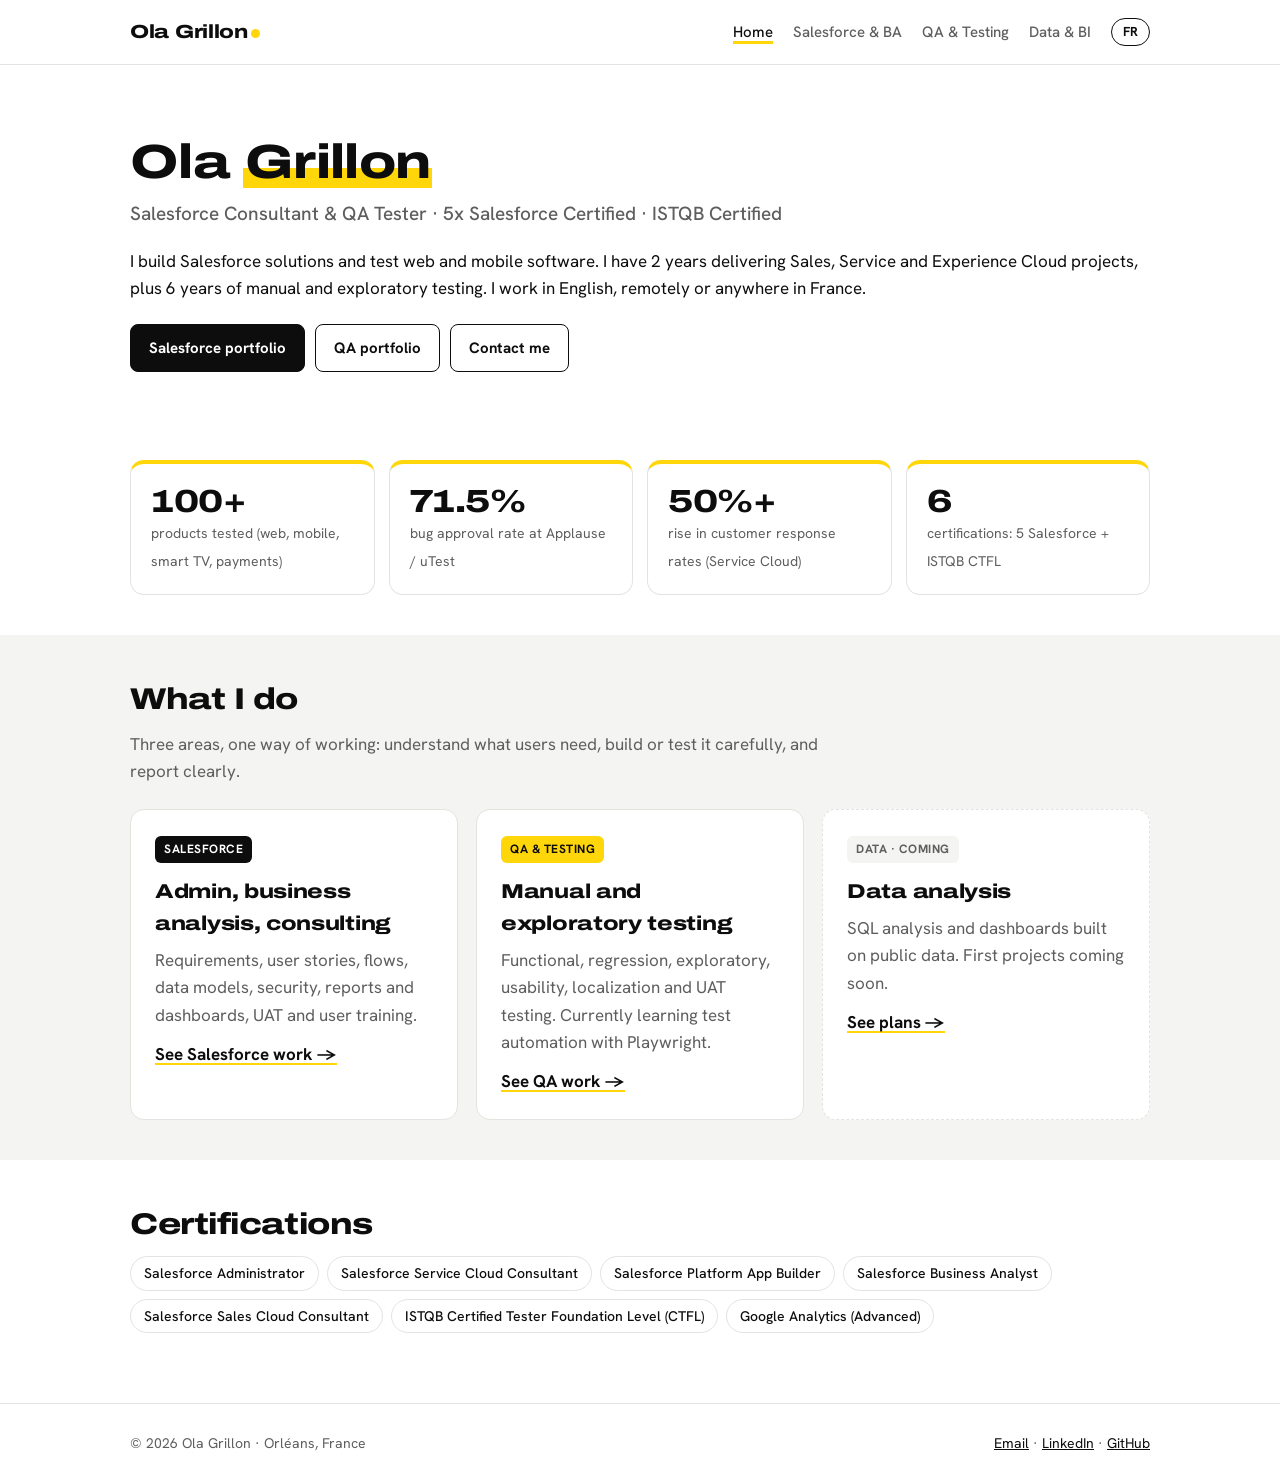
<file: index.html>
<!doctype html>
<html lang="en">
<head>
<meta charset="utf-8">
<meta name="viewport" content="width=device-width, initial-scale=1">
<title>Ola Grillon – Salesforce Consultant &amp; QA Tester</title>
<meta name="description" content="Portfolio of Ola Grillon: Salesforce projects and manual and exploratory QA testing.">
<link rel="alternate" hreflang="en" href="https://olagrillon.fr/"><link rel="alternate" hreflang="fr" href="https://olagrillon.fr/fr/">
<link rel="preconnect" href="https://fonts.googleapis.com"><link rel="preconnect" href="https://fonts.gstatic.com" crossorigin><link href="https://fonts.googleapis.com/css2?family=Archivo:wdth,wght@125,600;125,700;125,800&family=Hanken+Grotesk:wght@400;500;700;800&display=swap" rel="stylesheet">
<link rel="stylesheet" href="assets/style.css">
</head>
<body>
<header class="nav"><div class="wrap"><a class="brand" href="./">Ola Grillon<i></i></a><nav><a href="./" class="on">Home</a><a href="salesforce.html">Salesforce &amp; BA</a><a href="qa.html">QA & Testing</a><a href="data.html">Data &amp; BI</a><a class="lang" href="fr/" title="Version française">FR</a></nav></div></header>
<main class="wrap">
<section class="hero" style="grid-template-columns:1fr">
<div><h1>Ola <span class="hl">Grillon</span></h1><p class="role">Salesforce Consultant &amp; QA Tester · 5x Salesforce Certified · ISTQB Certified</p><p>I build Salesforce solutions and test web and mobile software. I have 2 years delivering Sales, Service and Experience Cloud projects, plus 6 years of manual and exploratory testing. I work in English, remotely or anywhere in France.</p>
<div class="btns"><a class="btn primary" href="salesforce.html">Salesforce portfolio</a><a class="btn" href="qa.html">QA portfolio</a><a class="btn" href="mailto:olabisioyinloye1@gmail.com">Contact me</a></div></div></section>
<section><div class="stats"><div class="stat"><b>100+</b><span>products tested (web, mobile, smart TV, payments)</span></div><div class="stat"><b>71.5%</b><span>bug approval rate at Applause / uTest</span></div><div class="stat"><b>50%+</b><span>rise in customer response rates (Service Cloud)</span></div><div class="stat"><b>6</b><span>certifications: 5 Salesforce + ISTQB CTFL</span></div></div></section>
<section class="band"><h2>What I do</h2><p class="lede">Three areas, one way of working: understand what users need, build or test it carefully, and report clearly.</p><div class="grid"><div class="card"><span class="tag">Salesforce</span><h3>Admin, business analysis, consulting</h3><p>Requirements, user stories, flows, data models, security, reports and dashboards, UAT and user training.</p><a class="more" href="salesforce.html">See Salesforce work →</a></div><div class="card"><span class="tag y">QA &amp; Testing</span><h3>Manual and exploratory testing</h3><p>Functional, regression, exploratory, usability, localization and UAT testing. Currently learning test automation with Playwright.</p><a class="more" href="qa.html">See QA work →</a></div><div class="card soon"><span class="tag">Data · coming</span><h3>Data analysis</h3><p>SQL analysis and dashboards built on public data. First projects coming soon.</p><a class="more" href="data.html">See plans →</a></div></div></section>
<section><h2>Certifications</h2><div class="chips"><span class="chip">Salesforce Administrator</span><span class="chip">Salesforce Service Cloud Consultant</span><span class="chip">Salesforce Platform App Builder</span><span class="chip">Salesforce Business Analyst</span><span class="chip">Salesforce Sales Cloud Consultant</span><span class="chip">ISTQB Certified Tester Foundation Level (CTFL)</span><span class="chip">Google Analytics (Advanced)</span></div></section>
</main>
<footer><div class="wrap"><span>© 2026 Ola Grillon · Orléans, France</span><span><a href="mailto:olabisioyinloye1@gmail.com">Email</a> · <a href="https://www.linkedin.com/in/ola-grillon/">LinkedIn</a> · <a href="https://github.com/Ola-Grillon">GitHub</a></span></div></footer>
</body>
</html>
</file>
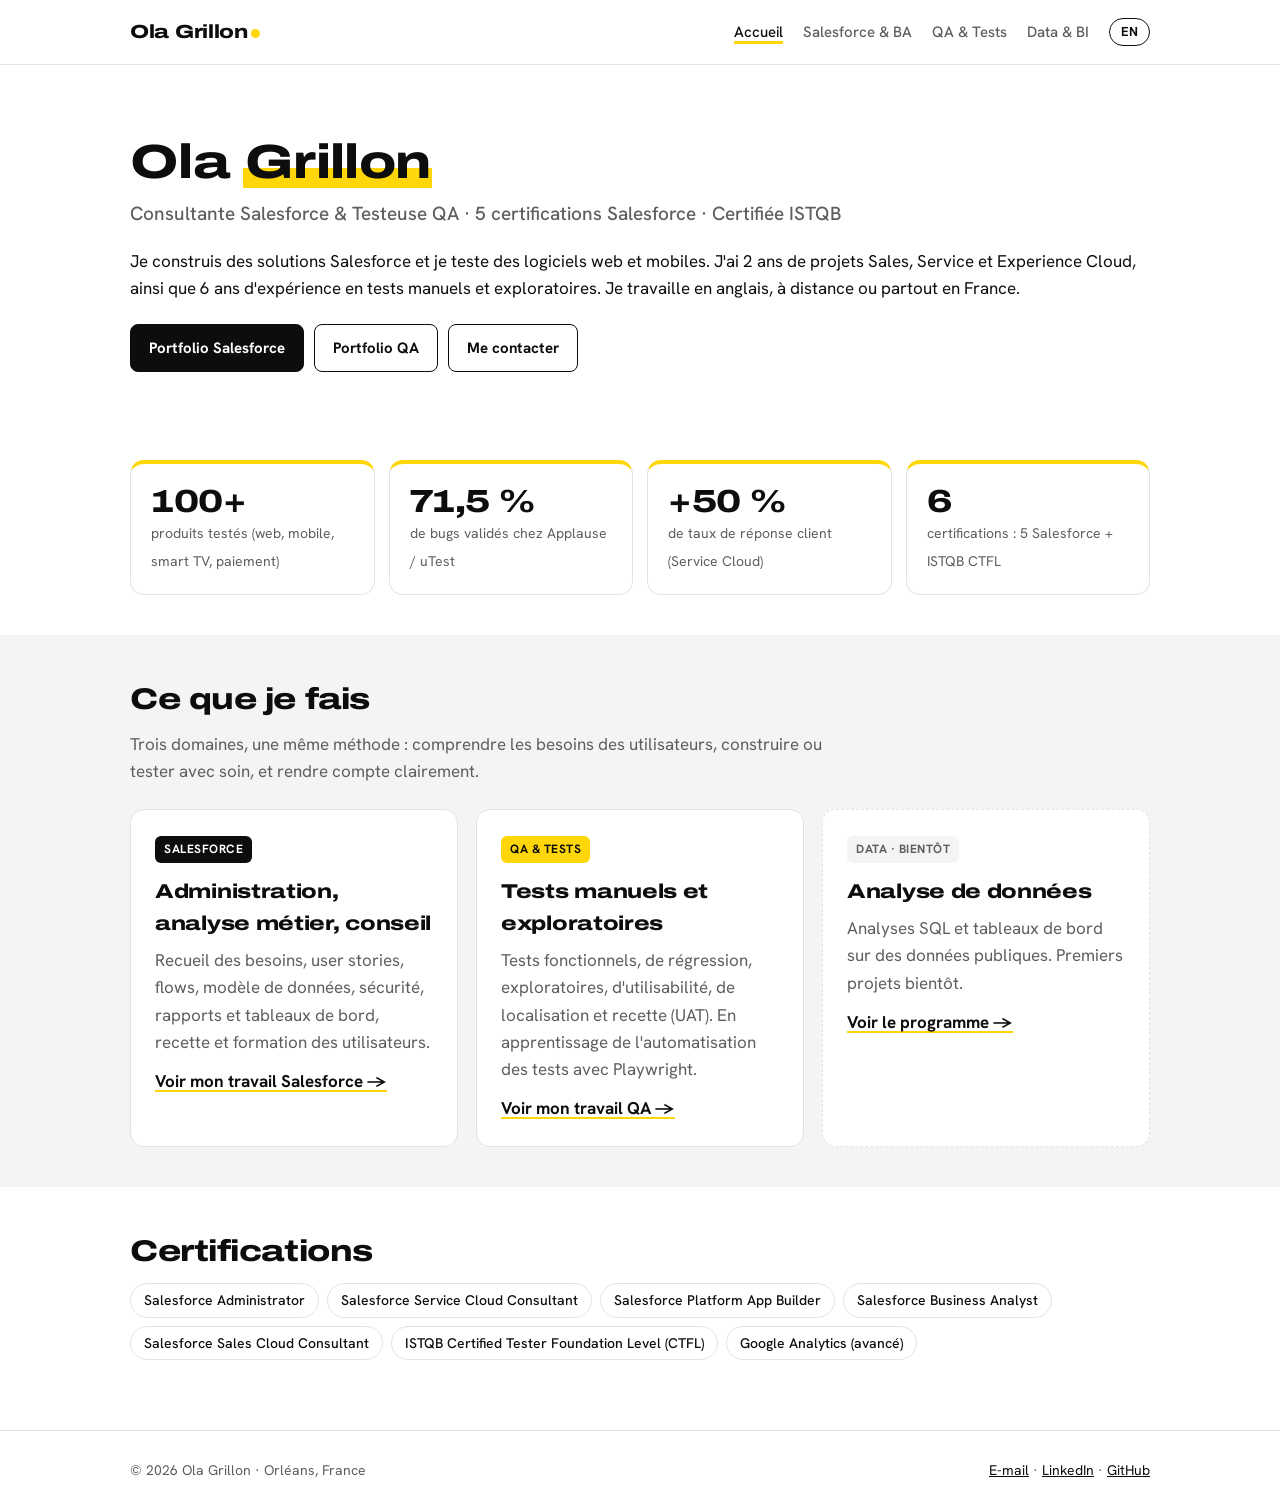
<file: fr/index.html>
<!doctype html>
<html lang="fr">
<head>
<meta charset="utf-8">
<meta name="viewport" content="width=device-width, initial-scale=1">
<title>Ola Grillon – Consultante Salesforce &amp; Testeuse QA</title>
<meta name="description" content="Portfolio d'Ola Grillon : projets Salesforce et tests QA manuels et exploratoires.">
<link rel="alternate" hreflang="en" href="https://olagrillon.fr/"><link rel="alternate" hreflang="fr" href="https://olagrillon.fr/fr/">
<link rel="preconnect" href="https://fonts.googleapis.com"><link rel="preconnect" href="https://fonts.gstatic.com" crossorigin><link href="https://fonts.googleapis.com/css2?family=Archivo:wdth,wght@125,600;125,700;125,800&family=Hanken+Grotesk:wght@400;500;700;800&display=swap" rel="stylesheet">
<link rel="stylesheet" href="../assets/style.css">
</head>
<body>
<header class="nav"><div class="wrap"><a class="brand" href="./">Ola Grillon<i></i></a><nav><a href="./" class="on">Accueil</a><a href="salesforce.html">Salesforce &amp; BA</a><a href="qa.html">QA & Tests</a><a href="data.html">Data &amp; BI</a><a class="lang" href="../" title="English version">EN</a></nav></div></header>
<main class="wrap">
<section class="hero" style="grid-template-columns:1fr">
<div><h1>Ola <span class="hl">Grillon</span></h1><p class="role">Consultante Salesforce &amp; Testeuse QA · 5 certifications Salesforce · Certifiée ISTQB</p><p>Je construis des solutions Salesforce et je teste des logiciels web et mobiles. J'ai 2 ans de projets Sales, Service et Experience Cloud, ainsi que 6 ans d'expérience en tests manuels et exploratoires. Je travaille en anglais, à distance ou partout en France.</p>
<div class="btns"><a class="btn primary" href="salesforce.html">Portfolio Salesforce</a><a class="btn" href="qa.html">Portfolio QA</a><a class="btn" href="mailto:olabisioyinloye1@gmail.com">Me contacter</a></div></div></section>
<section><div class="stats"><div class="stat"><b>100+</b><span>produits testés (web, mobile, smart TV, paiement)</span></div><div class="stat"><b>71,5 %</b><span>de bugs validés chez Applause / uTest</span></div><div class="stat"><b>+50 %</b><span>de taux de réponse client (Service Cloud)</span></div><div class="stat"><b>6</b><span>certifications : 5 Salesforce + ISTQB CTFL</span></div></div></section>
<section class="band"><h2>Ce que je fais</h2><p class="lede">Trois domaines, une même méthode : comprendre les besoins des utilisateurs, construire ou tester avec soin, et rendre compte clairement.</p><div class="grid"><div class="card"><span class="tag">Salesforce</span><h3>Administration, analyse métier, conseil</h3><p>Recueil des besoins, user stories, flows, modèle de données, sécurité, rapports et tableaux de bord, recette et formation des utilisateurs.</p><a class="more" href="salesforce.html">Voir mon travail Salesforce →</a></div><div class="card"><span class="tag y">QA &amp; Tests</span><h3>Tests manuels et exploratoires</h3><p>Tests fonctionnels, de régression, exploratoires, d'utilisabilité, de localisation et recette (UAT). En apprentissage de l'automatisation des tests avec Playwright.</p><a class="more" href="qa.html">Voir mon travail QA →</a></div><div class="card soon"><span class="tag">Data · bientôt</span><h3>Analyse de données</h3><p>Analyses SQL et tableaux de bord sur des données publiques. Premiers projets bientôt.</p><a class="more" href="data.html">Voir le programme →</a></div></div></section>
<section><h2>Certifications</h2><div class="chips"><span class="chip">Salesforce Administrator</span><span class="chip">Salesforce Service Cloud Consultant</span><span class="chip">Salesforce Platform App Builder</span><span class="chip">Salesforce Business Analyst</span><span class="chip">Salesforce Sales Cloud Consultant</span><span class="chip">ISTQB Certified Tester Foundation Level (CTFL)</span><span class="chip">Google Analytics (avancé)</span></div></section>
</main>
<footer><div class="wrap"><span>© 2026 Ola Grillon · Orléans, France</span><span><a href="mailto:olabisioyinloye1@gmail.com">E-mail</a> · <a href="https://www.linkedin.com/in/ola-grillon/">LinkedIn</a> · <a href="https://github.com/Ola-Grillon">GitHub</a></span></div></footer>
</body>
</html>
</file>
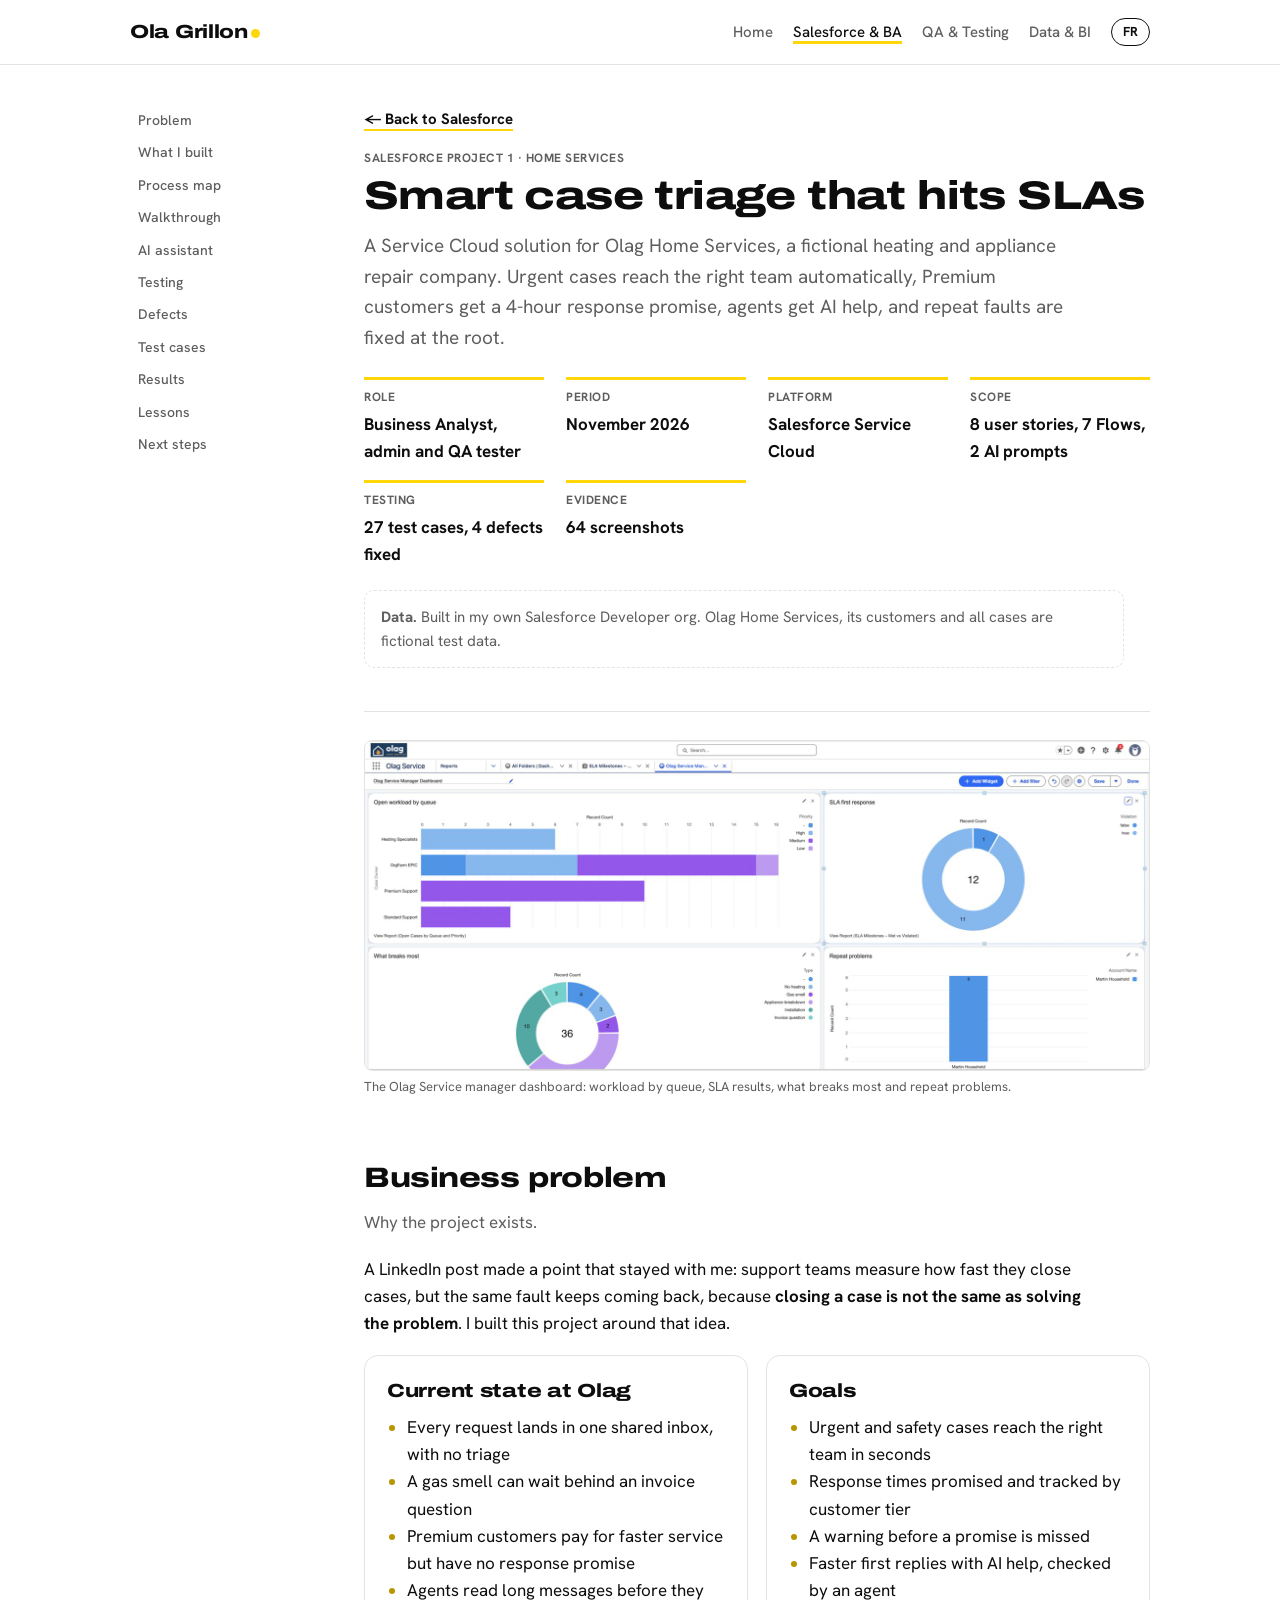
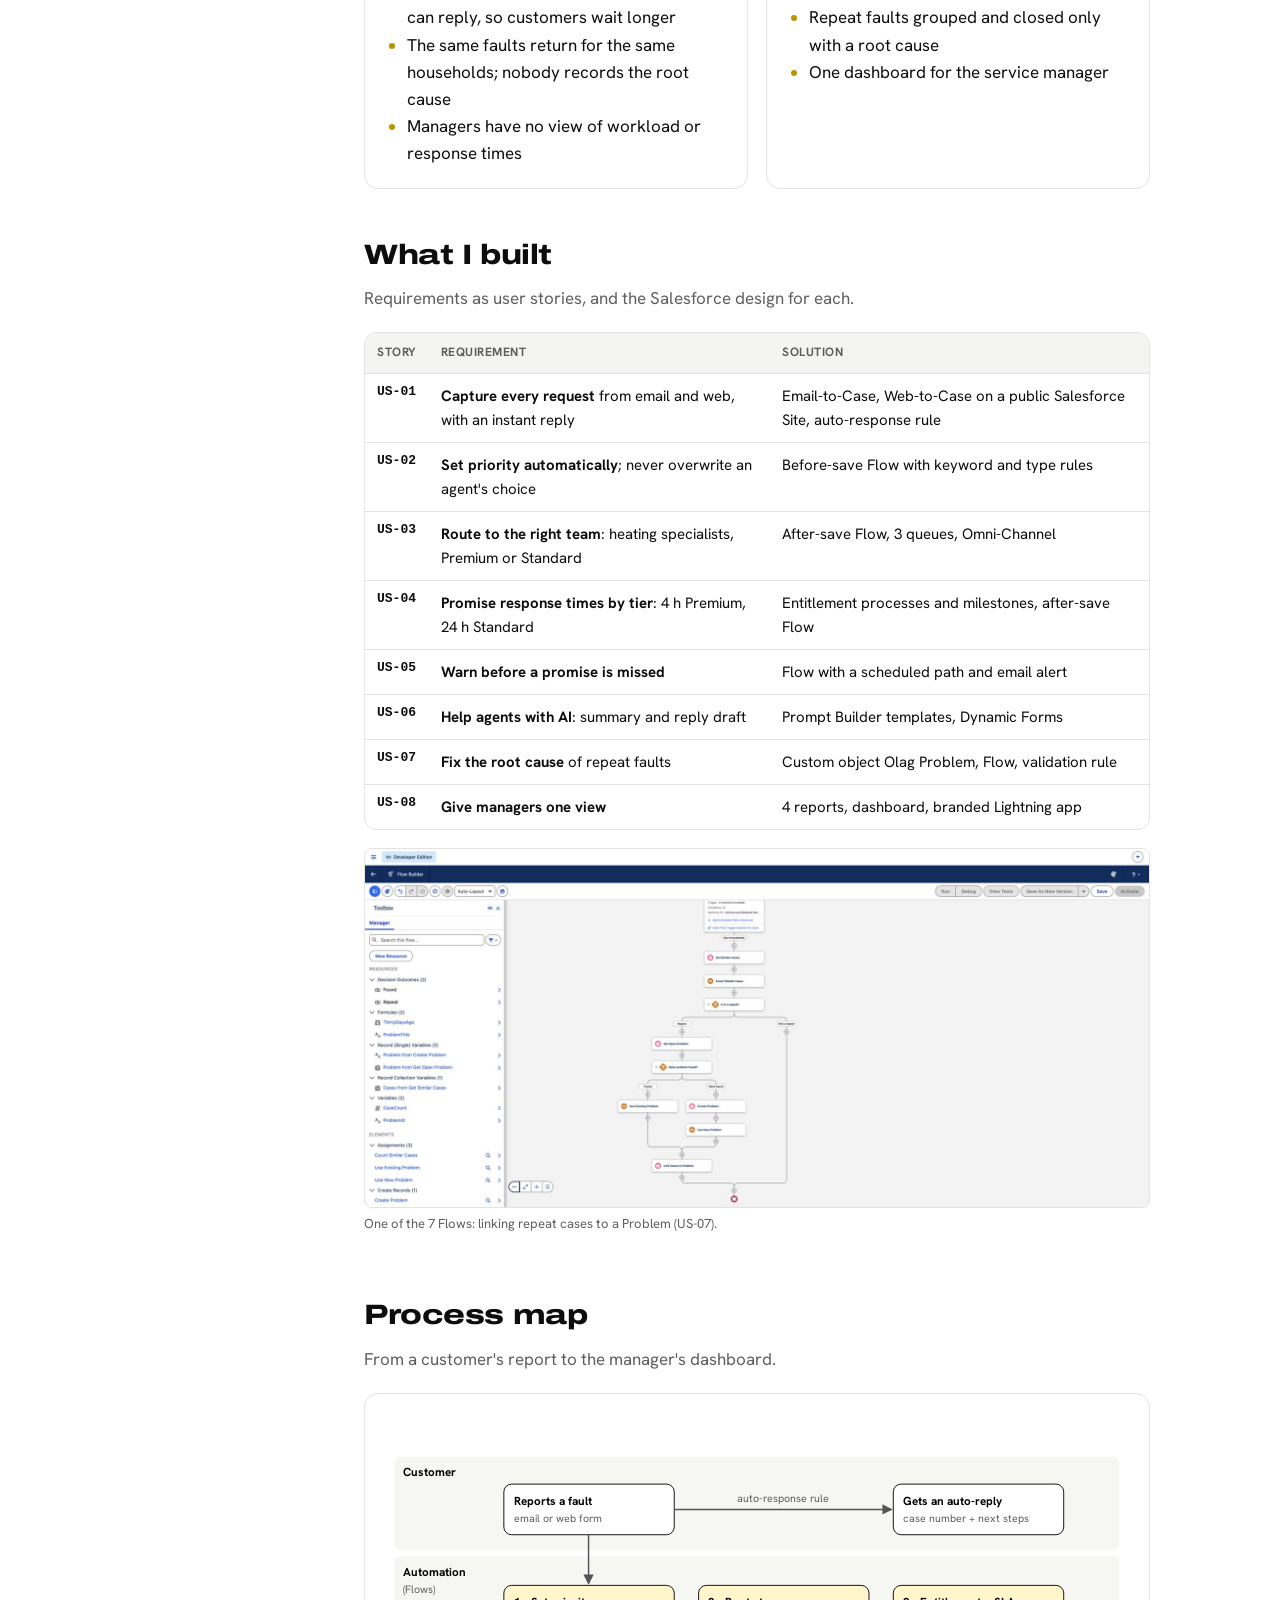
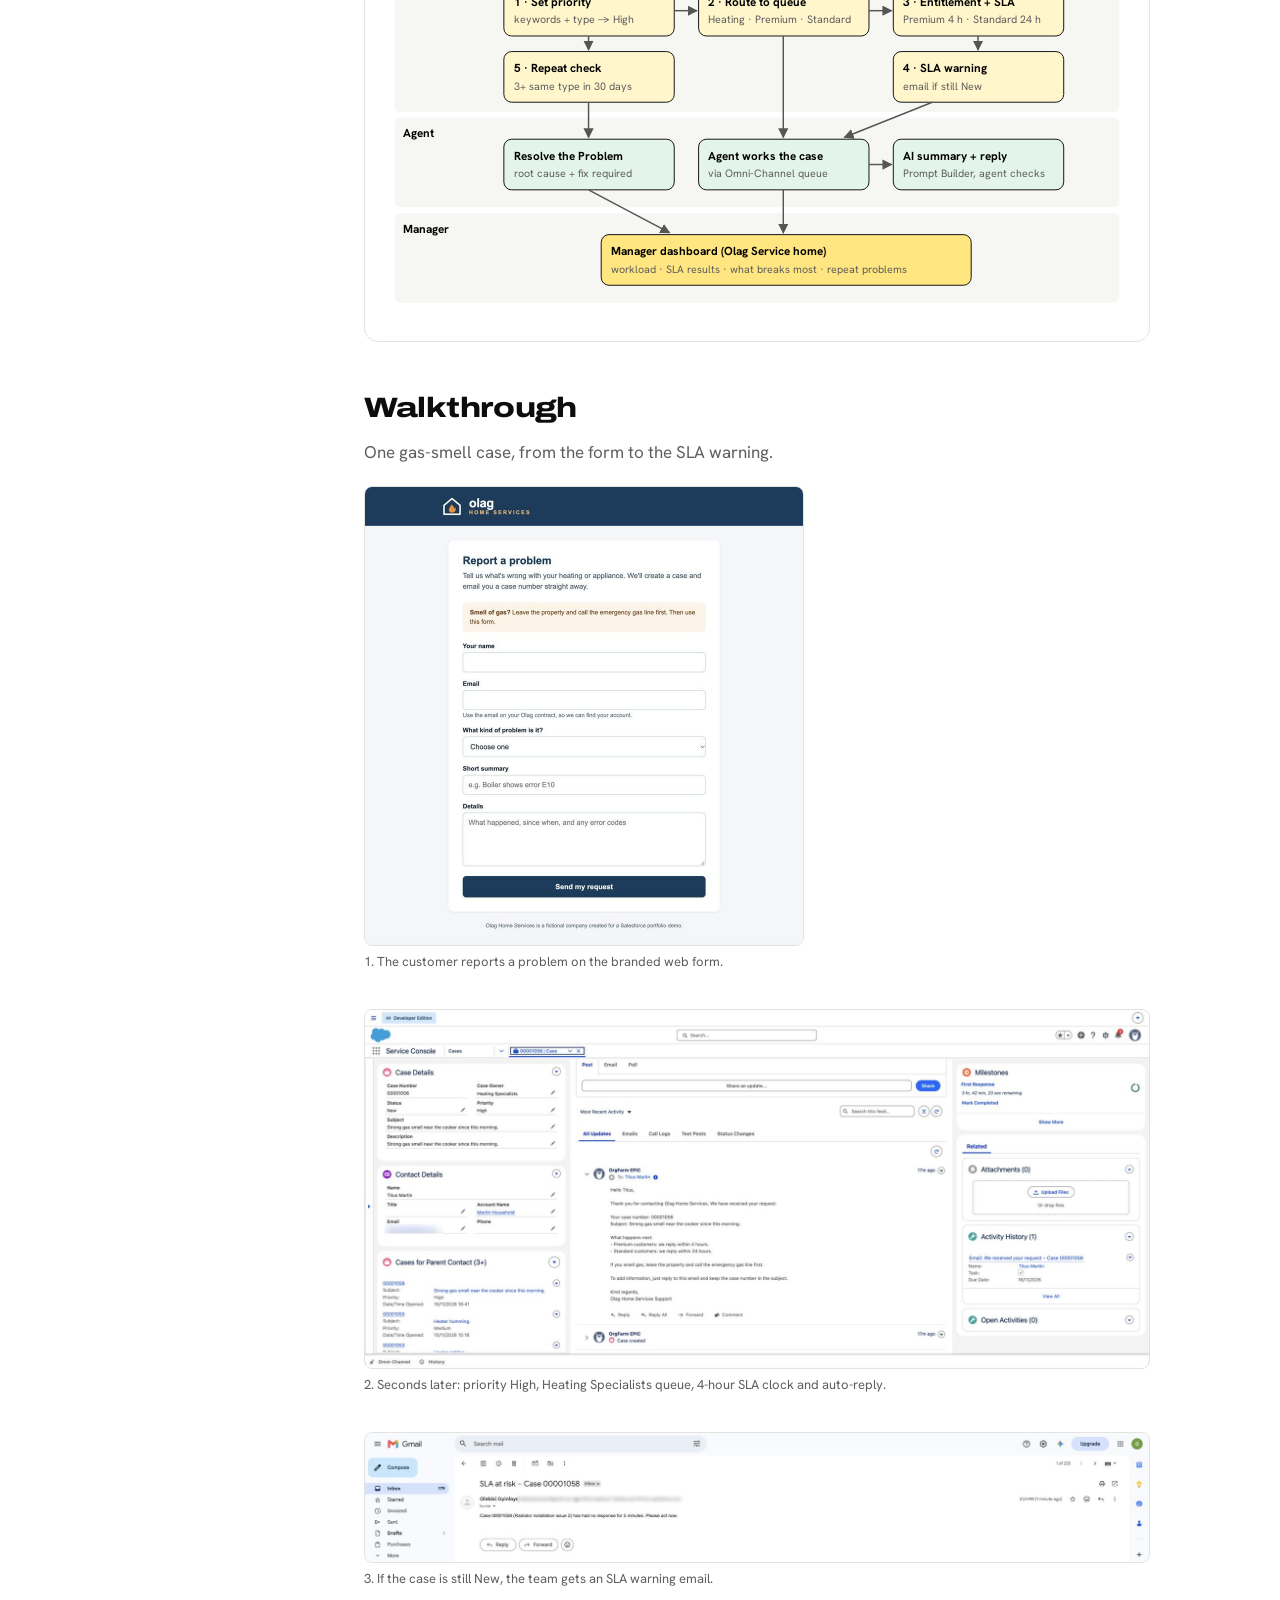
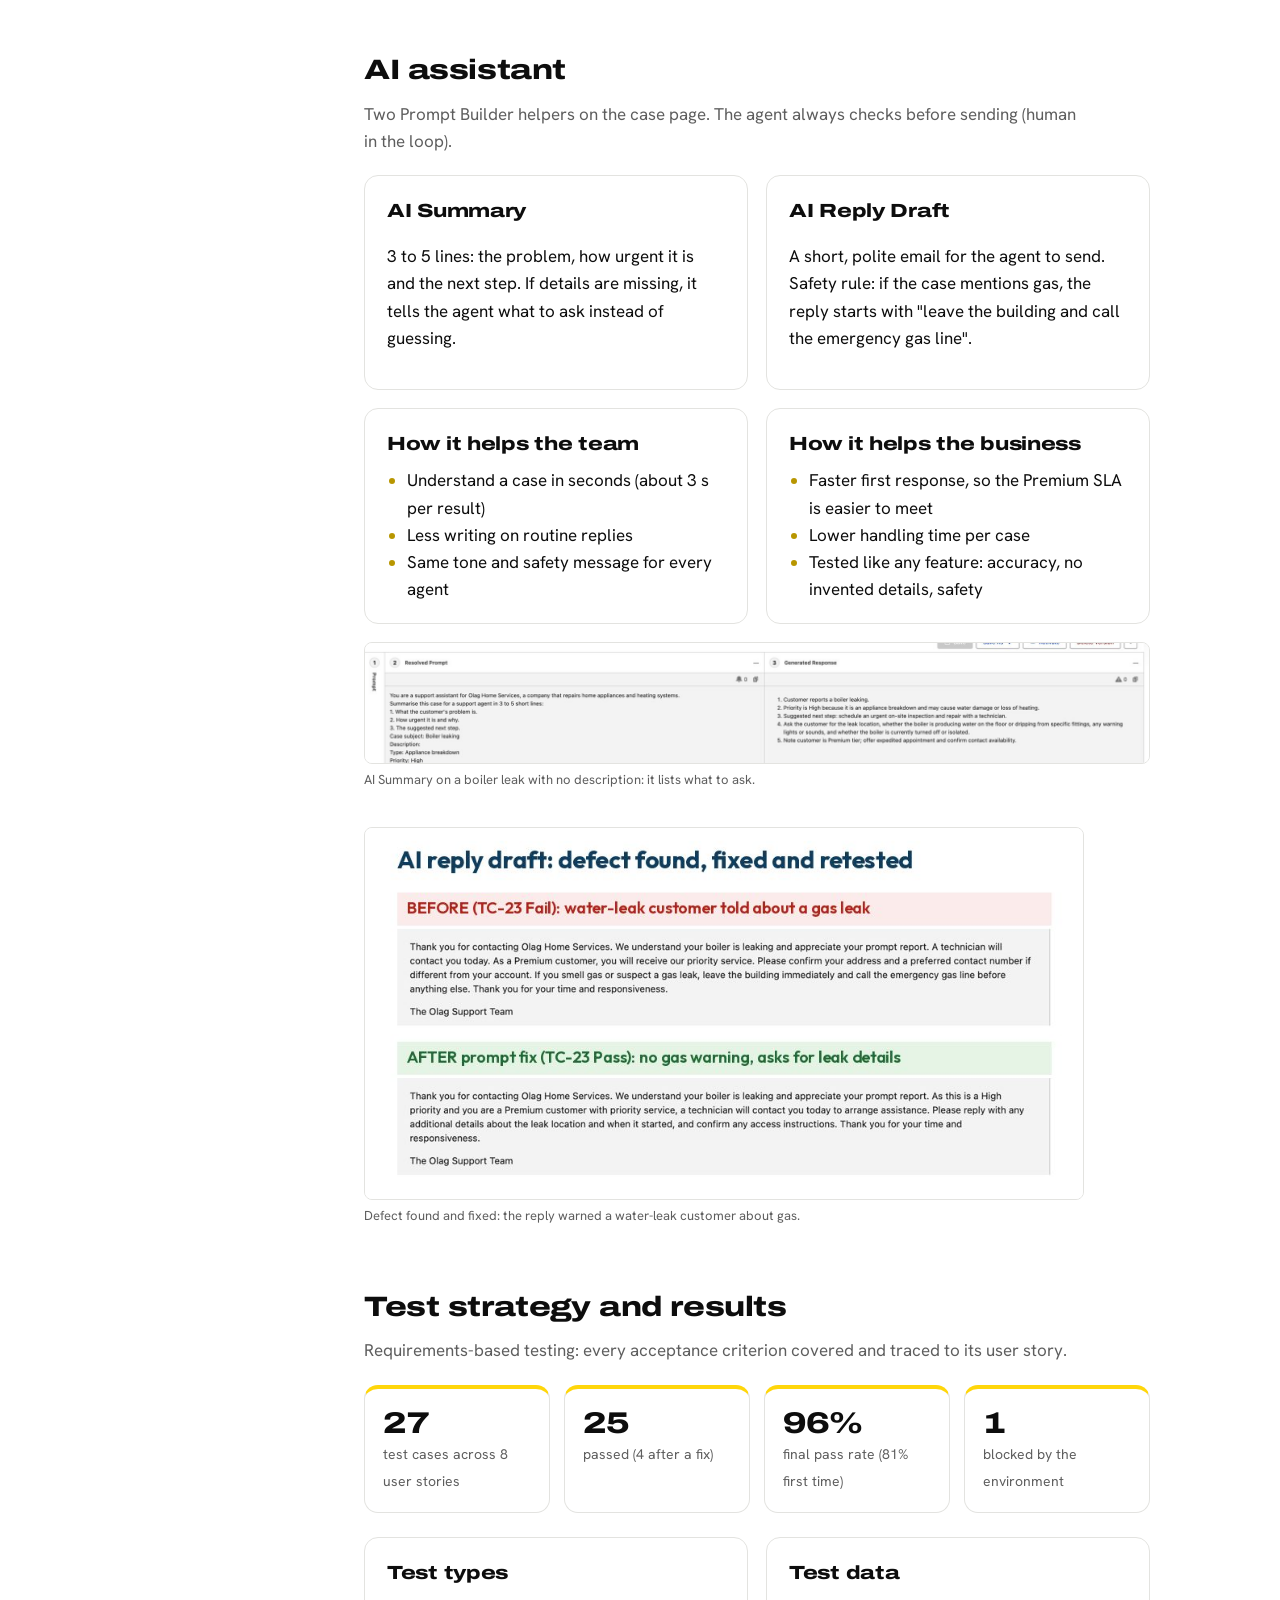
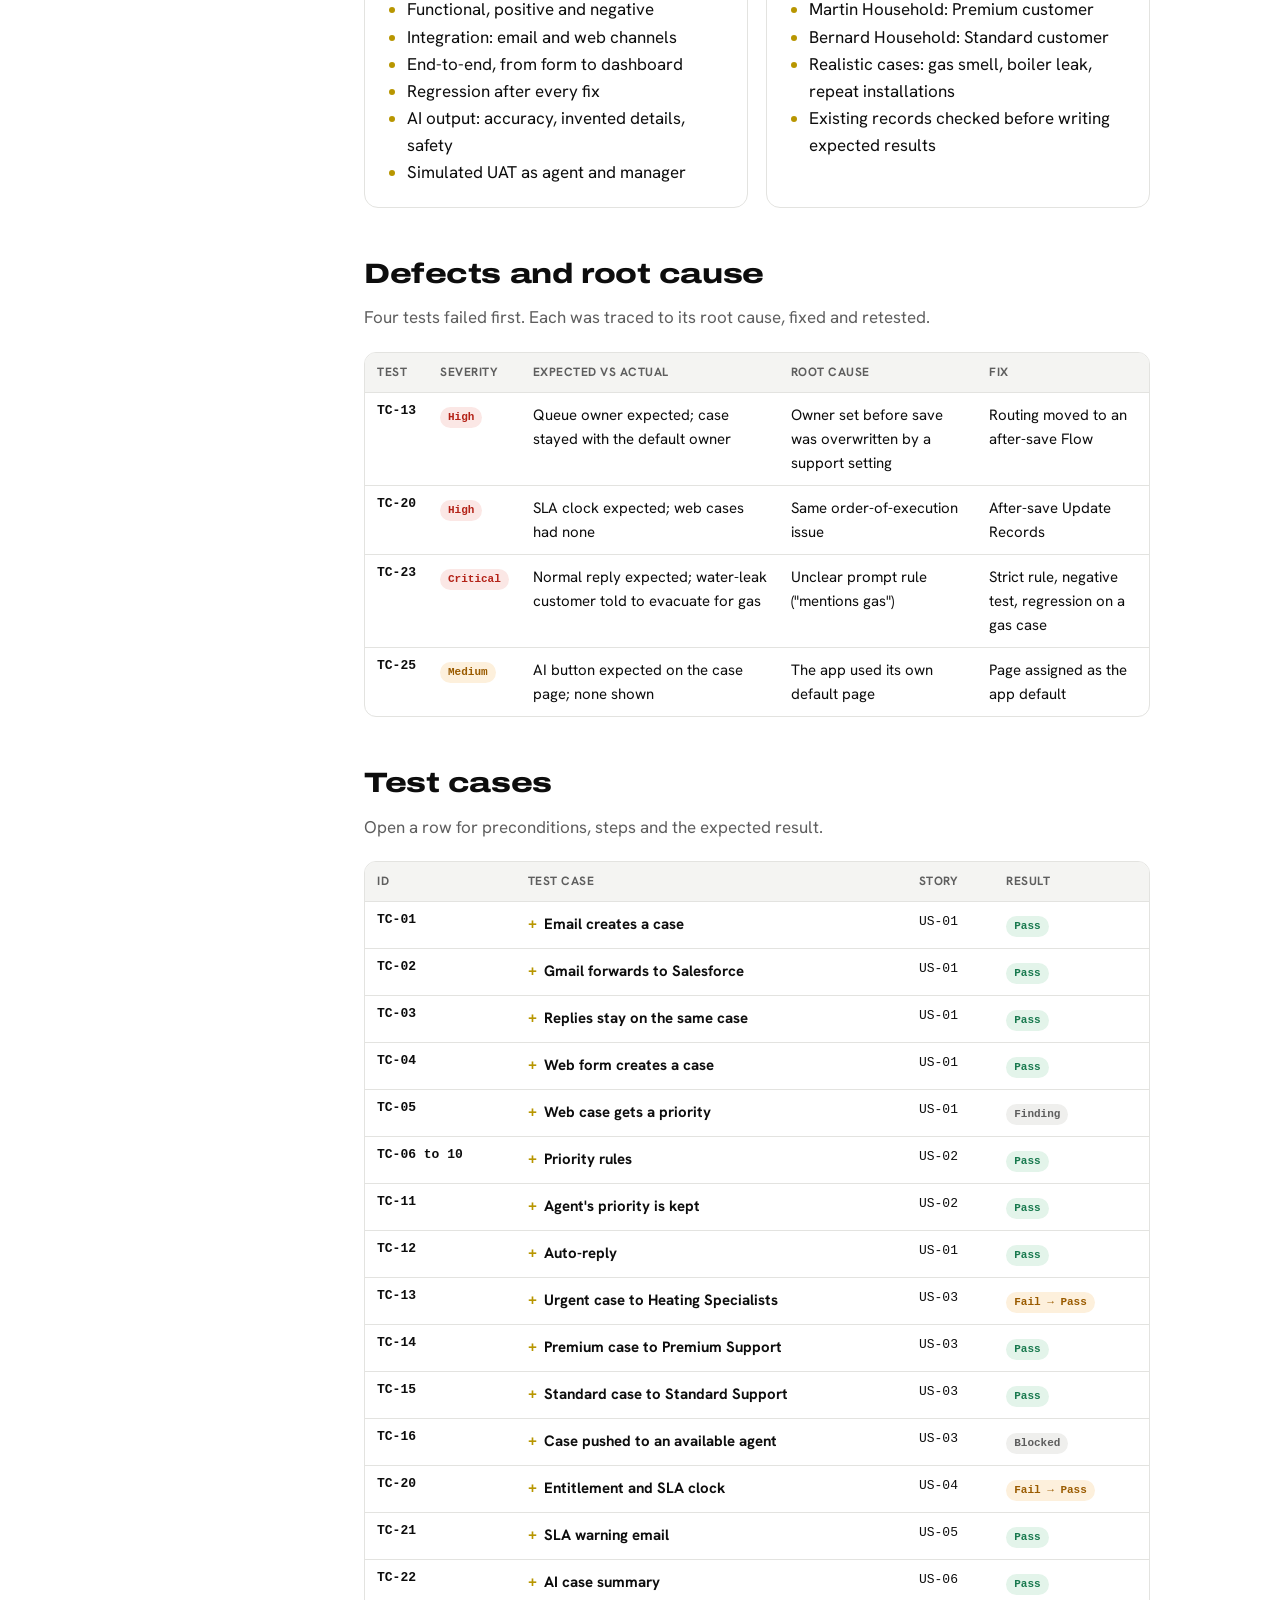
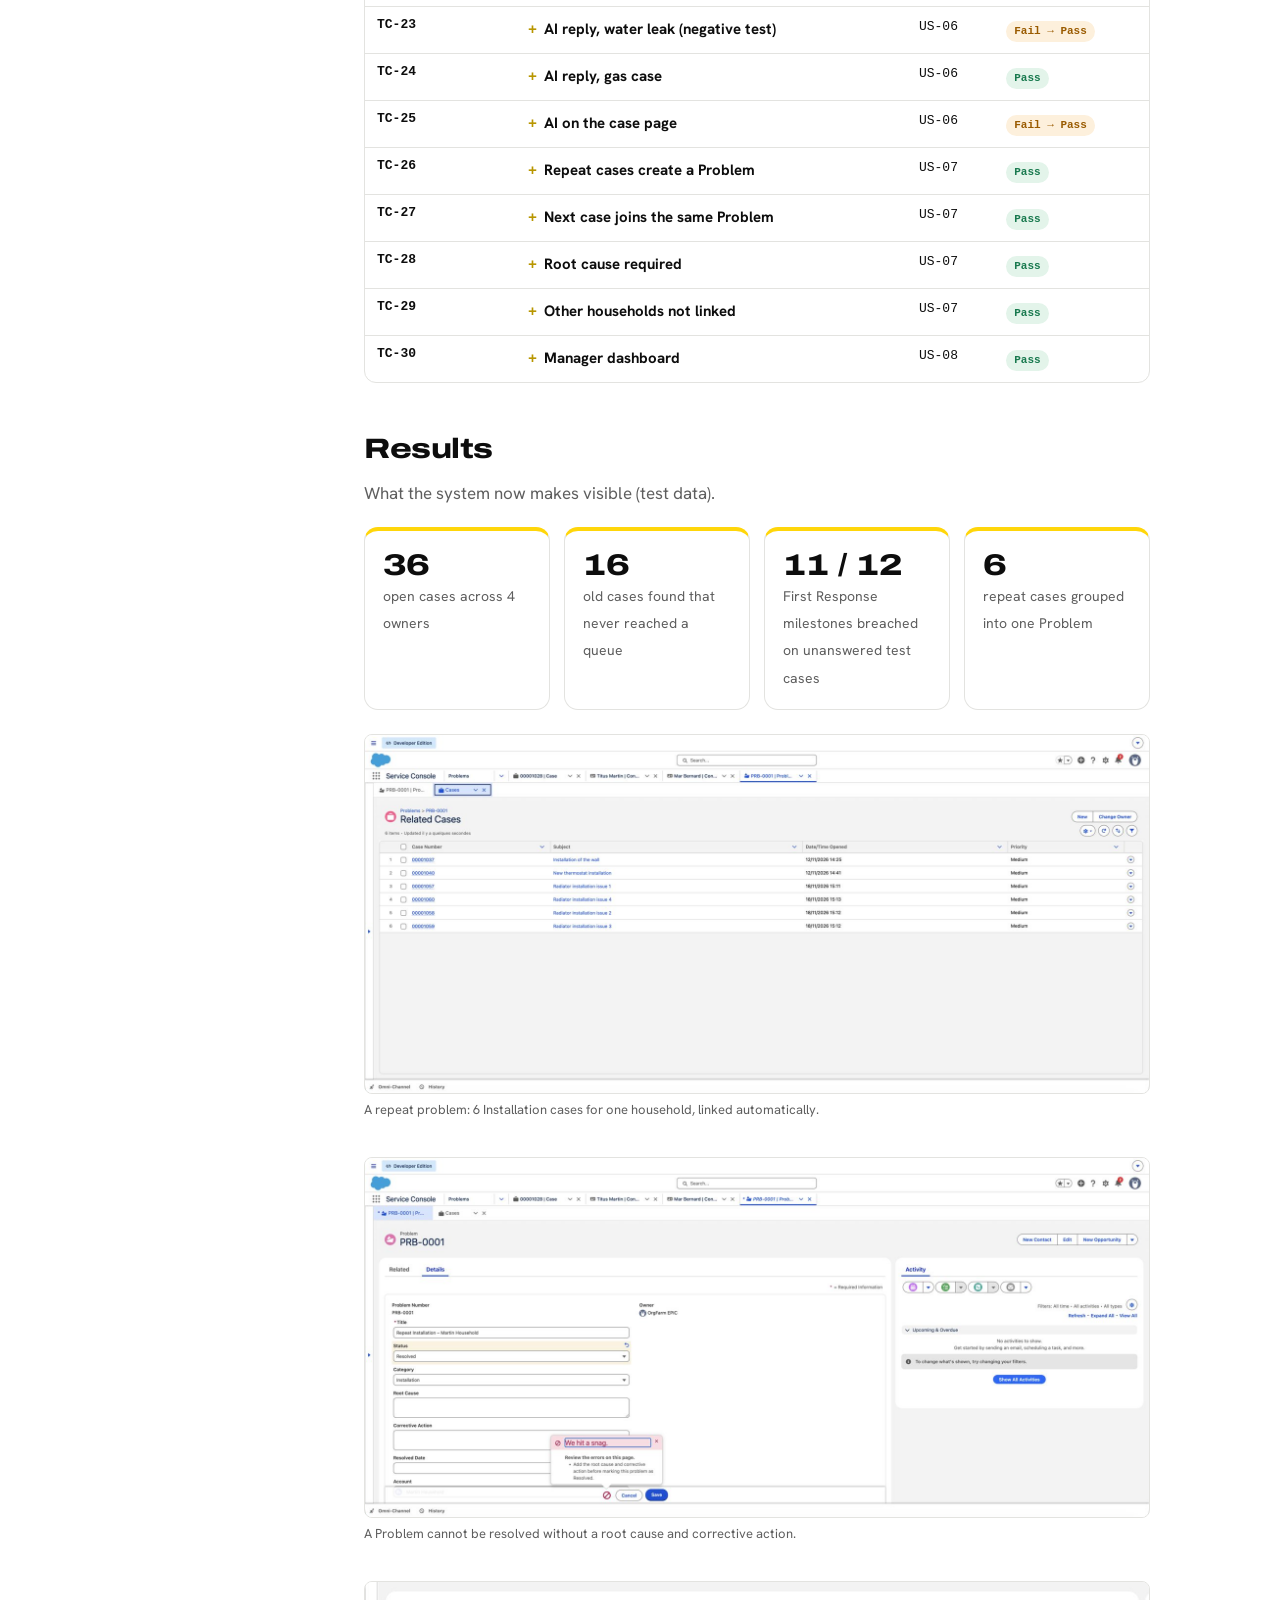
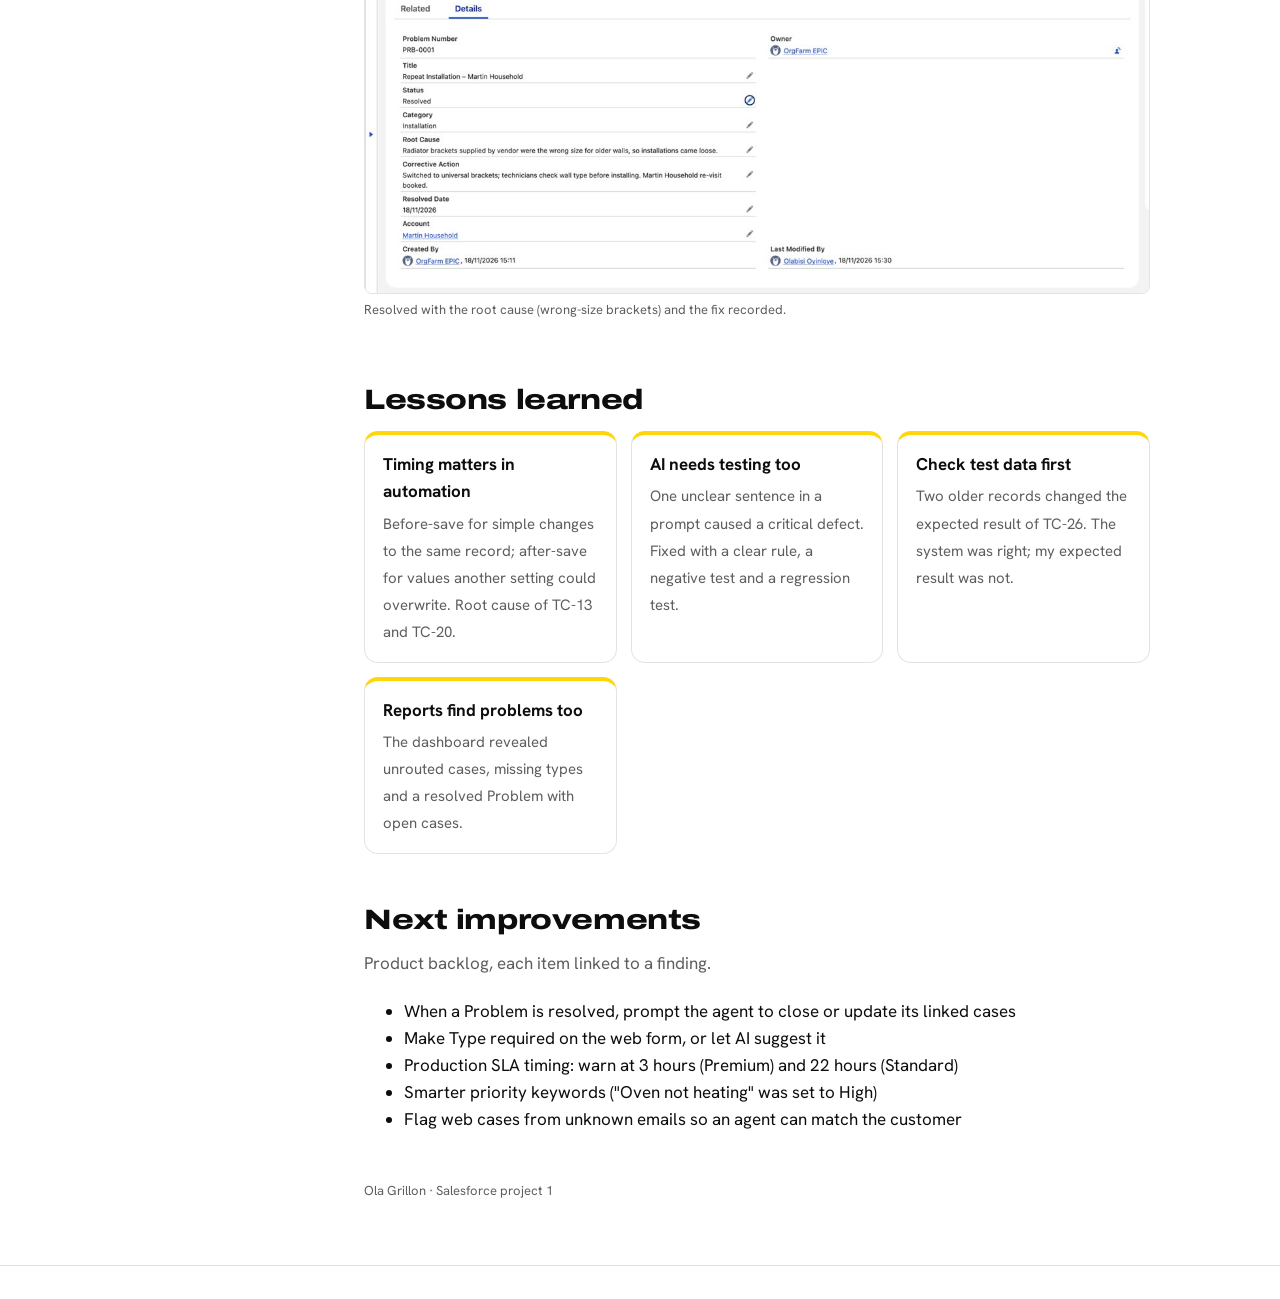
<file: case-study-olag-service-cloud.html>
<!doctype html>
<html lang="en">
<head>
<meta charset="utf-8">
<meta name="viewport" content="width=device-width, initial-scale=1">
<title>Smart Case Triage with Service Cloud – Ola Grillon</title>
<meta name="description" content="Salesforce case study: automatic priority, routing, SLAs, AI help and problem management for a home-repair support team, with 27 test cases and a manager dashboard.">
<link rel="preconnect" href="https://fonts.googleapis.com"><link rel="preconnect" href="https://fonts.gstatic.com" crossorigin><link href="https://fonts.googleapis.com/css2?family=Archivo:wdth,wght@125,600;125,700;125,800&family=Hanken+Grotesk:wght@400;500;700;800&display=swap" rel="stylesheet">
<link rel="stylesheet" href="assets/style.css">
<link rel="stylesheet" href="assets/case-study.css">
<style>.cs .gallery{grid-template-columns:minmax(0,1fr);gap:22px}.cs figure.narrow{max-width:440px}.cs figure a{display:block}.cs-hero + figure{margin-top:28px}</style>
</head>
<body>
<header class="nav"><div class="wrap"><a class="brand" href="./">Ola Grillon<i></i></a><nav><a href="./">Home</a><a href="salesforce.html" class="on">Salesforce &amp; BA</a><a href="qa.html">QA & Testing</a><a href="data.html">Data &amp; BI</a><a class="lang" href="fr/salesforce.html" title="Version française">FR</a></nav></div></header>
<main class="wrap cs">
<div class="cs-layout"><aside class="cs-toc" aria-label="Contents"><ol><li><a href="#problem">Problem</a></li><li><a href="#solution">What I built</a></li><li><a href="#process">Process map</a></li><li><a href="#walkthrough">Walkthrough</a></li><li><a href="#ai">AI assistant</a></li><li><a href="#testing">Testing</a></li><li><a href="#defects">Defects</a></li><li><a href="#cases">Test cases</a></li><li><a href="#results">Results</a></li><li><a href="#learned">Lessons</a></li><li><a href="#next">Next steps</a></li></ol></aside><div class="cs-main">
<div class="cs-hero"><a class="cs-back" href="salesforce.html">&larr; Back to Salesforce</a><div class="eyebrow">Salesforce project 1 &middot; Home services</div>
<h1>Smart case triage that hits SLAs</h1>
<p class="cs-lede">A Service Cloud solution for Olag Home Services, a fictional heating and appliance repair company. Urgent cases reach the right team automatically, Premium customers get a 4-hour response promise, agents get AI help, and repeat faults are fixed at the root.</p>
<dl class="facts">
<div><dt>Role</dt><dd>Business Analyst, admin and QA tester</dd></div>
<div><dt>Period</dt><dd>November 2026</dd></div>
<div><dt>Platform</dt><dd>Salesforce Service Cloud</dd></div>
<div><dt>Scope</dt><dd>8 user stories, 7 Flows, 2 AI prompts</dd></div>
<div><dt>Testing</dt><dd>27 test cases, 4 defects fixed</dd></div>
<div><dt>Evidence</dt><dd>64 screenshots</dd></div>
</dl>
<p class="note"><b>Data.</b> Built in my own Salesforce Developer org. Olag Home Services, its customers and all cases are fictional test data.</p>
</div>
<figure><a href="assets/case-studies/olag/dashboard.jpg" target="_blank" rel="noopener" title="Open full size"><img src="assets/case-studies/olag/dashboard.jpg" alt="The Olag Service manager dashboard: workload by queue, SLA results, what breaks most and repeat problems." loading="lazy"></a><figcaption>The Olag Service manager dashboard: workload by queue, SLA results, what breaks most and repeat problems.</figcaption></figure>
<section id="problem"><h2>Business problem</h2><p class="sub">Why the project exists.</p>
<p>A LinkedIn post made a point that stayed with me: support teams measure how fast they close cases, but the same fault keeps coming back, because <b>closing a case is not the same as solving the problem</b>. I built this project around that idea.</p>
<div class="cols"><div class="box"><h3>Current state at Olag</h3><ul><li>Every request lands in one shared inbox, with no triage</li><li>A gas smell can wait behind an invoice question</li><li>Premium customers pay for faster service but have no response promise</li><li>Agents read long messages before they can reply, so customers wait longer</li><li>The same faults return for the same households; nobody records the root cause</li><li>Managers have no view of workload or response times</li></ul></div>
<div class="box"><h3>Goals</h3><ul><li>Urgent and safety cases reach the right team in seconds</li><li>Response times promised and tracked by customer tier</li><li>A warning before a promise is missed</li><li>Faster first replies with AI help, checked by an agent</li><li>Repeat faults grouped and closed only with a root cause</li><li>One dashboard for the service manager</li></ul></div></div></section>
<section id="solution"><h2>What I built</h2><p class="sub">Requirements as user stories, and the Salesforce design for each.</p><div class="tbl"><table><thead><tr><th>Story</th><th>Requirement</th><th>Solution</th></tr></thead><tbody>
<tr><td class="id">US-01</td><td><b>Capture every request</b> from email and web, with an instant reply</td><td>Email-to-Case, Web-to-Case on a public Salesforce Site, auto-response rule</td></tr>
<tr><td class="id">US-02</td><td><b>Set priority automatically</b>; never overwrite an agent's choice</td><td>Before-save Flow with keyword and type rules</td></tr>
<tr><td class="id">US-03</td><td><b>Route to the right team</b>: heating specialists, Premium or Standard</td><td>After-save Flow, 3 queues, Omni-Channel</td></tr>
<tr><td class="id">US-04</td><td><b>Promise response times by tier</b>: 4 h Premium, 24 h Standard</td><td>Entitlement processes and milestones, after-save Flow</td></tr>
<tr><td class="id">US-05</td><td><b>Warn before a promise is missed</b></td><td>Flow with a scheduled path and email alert</td></tr>
<tr><td class="id">US-06</td><td><b>Help agents with AI</b>: summary and reply draft</td><td>Prompt Builder templates, Dynamic Forms</td></tr>
<tr><td class="id">US-07</td><td><b>Fix the root cause</b> of repeat faults</td><td>Custom object Olag Problem, Flow, validation rule</td></tr>
<tr><td class="id">US-08</td><td><b>Give managers one view</b></td><td>4 reports, dashboard, branded Lightning app</td></tr>
</tbody></table></div><figure style="margin-top:18px"><a href="assets/case-studies/olag/repeat-flow.jpg" target="_blank" rel="noopener" title="Open full size"><img src="assets/case-studies/olag/repeat-flow.jpg" alt="Flow Builder canvas of the repeat-case Flow" loading="lazy"></a><figcaption>One of the 7 Flows: linking repeat cases to a Problem (US-07).</figcaption></figure></section>
<section id="process"><h2>Process map</h2><p class="sub">From a customer's report to the manager's dashboard.</p><div class="box"><svg viewBox="0 0 760 512" role="img" aria-label="Process map: from a customer report to the manager dashboard" style="width:100%;height:auto;font-family:'Hanken Grotesk',sans-serif;font-size:12px">
<defs><marker id="ah" viewBox="0 0 8 8" refX="7" refY="4" markerWidth="7" markerHeight="7" orient="auto"><path d="M0,0 L8,4 L0,8 z" fill="#555"/></marker></defs>
<rect x="8" y="44" width="744" height="96" rx="6" fill="#f6f6f3"/><text x="16" y="64" font-weight="700">Customer</text><rect x="8" y="146" width="744" height="160" rx="6" fill="#f6f6f3"/><text x="16" y="166" font-weight="700">Automation</text><text x="16" y="184" font-size="11" fill="#5e5e5e">(Flows)</text><rect x="8" y="312" width="744" height="92" rx="6" fill="#f6f6f3"/><text x="16" y="332" font-weight="700">Agent</text><rect x="8" y="410" width="744" height="92" rx="6" fill="#f6f6f3"/><text x="16" y="430" font-weight="700">Manager</text>
<rect x="120" y="72" width="175" height="52" rx="8" fill="#ffffff" stroke="#111" stroke-width="1"/><text x="130" y="93" font-weight="700">Reports a fault</text><text x="130" y="111" font-size="11" fill="#5e5e5e">email or web form</text><rect x="520" y="72" width="175" height="52" rx="8" fill="#ffffff" stroke="#111" stroke-width="1"/><text x="530" y="93" font-weight="700">Gets an auto-reply</text><text x="530" y="111" font-size="11" fill="#5e5e5e">case number + next steps</text>
<rect x="120" y="176" width="175" height="52" rx="8" fill="#fff6cc" stroke="#111" stroke-width="1"/><text x="130" y="197" font-weight="700">1 · Set priority</text><text x="130" y="215" font-size="11" fill="#5e5e5e">keywords + type → High</text><rect x="320" y="176" width="175" height="52" rx="8" fill="#fff6cc" stroke="#111" stroke-width="1"/><text x="330" y="197" font-weight="700">2 · Route to queue</text><text x="330" y="215" font-size="11" fill="#5e5e5e">Heating · Premium · Standard</text><rect x="520" y="176" width="175" height="52" rx="8" fill="#fff6cc" stroke="#111" stroke-width="1"/><text x="530" y="197" font-weight="700">3 · Entitlement + SLA</text><text x="530" y="215" font-size="11" fill="#5e5e5e">Premium 4 h · Standard 24 h</text>
<rect x="120" y="244" width="175" height="52" rx="8" fill="#fff6cc" stroke="#111" stroke-width="1"/><text x="130" y="265" font-weight="700">5 · Repeat check</text><text x="130" y="283" font-size="11" fill="#5e5e5e">3+ same type in 30 days</text><rect x="520" y="244" width="175" height="52" rx="8" fill="#fff6cc" stroke="#111" stroke-width="1"/><text x="530" y="265" font-weight="700">4 · SLA warning</text><text x="530" y="283" font-size="11" fill="#5e5e5e">email if still New</text>
<rect x="120" y="334" width="175" height="52" rx="8" fill="#e3f4ea" stroke="#111" stroke-width="1"/><text x="130" y="355" font-weight="700">Resolve the Problem</text><text x="130" y="373" font-size="11" fill="#5e5e5e">root cause + fix required</text><rect x="320" y="334" width="175" height="52" rx="8" fill="#e3f4ea" stroke="#111" stroke-width="1"/><text x="330" y="355" font-weight="700">Agent works the case</text><text x="330" y="373" font-size="11" fill="#5e5e5e">via Omni-Channel queue</text><rect x="520" y="334" width="175" height="52" rx="8" fill="#e3f4ea" stroke="#111" stroke-width="1"/><text x="530" y="355" font-weight="700">AI summary + reply</text><text x="530" y="373" font-size="11" fill="#5e5e5e">Prompt Builder, agent checks</text>
<rect x="220" y="432" width="380" height="52" rx="8" fill="#ffe680" stroke="#111" stroke-width="1"/><text x="230" y="453" font-weight="700">Manager dashboard (Olag Service home)</text><text x="230" y="471" font-size="11" fill="#5e5e5e">workload · SLA results · what breaks most · repeat problems</text>
<line x1="207" y1="124" x2="207" y2="174" stroke="#555" stroke-width="1.5" marker-end="url(#ah)"/><line x1="295" y1="98" x2="518" y2="98" stroke="#555" stroke-width="1.5" marker-end="url(#ah)"/><text x="407" y="90" font-size="11" text-anchor="middle" fill="#5e5e5e">auto-response rule</text>
<line x1="295" y1="202" x2="318" y2="202" stroke="#555" stroke-width="1.5" marker-end="url(#ah)"/><line x1="495" y1="202" x2="518" y2="202" stroke="#555" stroke-width="1.5" marker-end="url(#ah)"/><line x1="607" y1="228" x2="607" y2="242" stroke="#555" stroke-width="1.5" marker-end="url(#ah)"/><line x1="207" y1="228" x2="207" y2="242" stroke="#555" stroke-width="1.5" marker-end="url(#ah)"/>
<line x1="407" y1="228" x2="407" y2="332" stroke="#555" stroke-width="1.5" marker-end="url(#ah)"/><line x1="560" y1="296" x2="470" y2="332" stroke="#555" stroke-width="1.5" marker-end="url(#ah)"/><line x1="495" y1="360" x2="518" y2="360" stroke="#555" stroke-width="1.5" marker-end="url(#ah)"/><line x1="207" y1="296" x2="207" y2="332" stroke="#555" stroke-width="1.5" marker-end="url(#ah)"/>
<line x1="407" y1="386" x2="407" y2="430" stroke="#555" stroke-width="1.5" marker-end="url(#ah)"/><line x1="207" y1="386" x2="290" y2="430" stroke="#555" stroke-width="1.5" marker-end="url(#ah)"/>
</svg></div></section>
<section id="walkthrough"><h2>Walkthrough</h2><p class="sub">One gas-smell case, from the form to the SLA warning.</p>
<div class="gallery"><figure class="narrow"><a href="assets/case-studies/olag/web-form.jpg" target="_blank" rel="noopener" title="Open full size"><img src="assets/case-studies/olag/web-form.jpg" alt="1. The customer reports a problem on the branded web form." loading="lazy"></a><figcaption>1. The customer reports a problem on the branded web form.</figcaption></figure><figure><a href="assets/case-studies/olag/gas-case.jpg" target="_blank" rel="noopener" title="Open full size"><img src="assets/case-studies/olag/gas-case.jpg" alt="2. Seconds later: priority High, Heating Specialists queue, 4-hour SLA clock and auto-reply." loading="lazy"></a><figcaption>2. Seconds later: priority High, Heating Specialists queue, 4-hour SLA clock and auto-reply.</figcaption></figure><figure><a href="assets/case-studies/olag/sla-warning.jpg" target="_blank" rel="noopener" title="Open full size"><img src="assets/case-studies/olag/sla-warning.jpg" alt="3. If the case is still New, the team gets an SLA warning email." loading="lazy"></a><figcaption>3. If the case is still New, the team gets an SLA warning email.</figcaption></figure></div></section>
<section id="ai"><h2>AI assistant</h2><p class="sub">Two Prompt Builder helpers on the case page. The agent always checks before sending (human in the loop).</p>
<div class="cols"><div class="box"><h3>AI Summary</h3><p>3 to 5 lines: the problem, how urgent it is and the next step. If details are missing, it tells the agent what to ask instead of guessing.</p></div><div class="box"><h3>AI Reply Draft</h3><p>A short, polite email for the agent to send. Safety rule: if the case mentions gas, the reply starts with "leave the building and call the emergency gas line".</p></div>
<div class="box"><h3>How it helps the team</h3><ul><li>Understand a case in seconds (about 3 s per result)</li><li>Less writing on routine replies</li><li>Same tone and safety message for every agent</li></ul></div><div class="box"><h3>How it helps the business</h3><ul><li>Faster first response, so the Premium SLA is easier to meet</li><li>Lower handling time per case</li><li>Tested like any feature: accuracy, no invented details, safety</li></ul></div></div>
<div class="gallery" style="margin-top:18px"><figure><a href="assets/case-studies/olag/ai-summary.jpg" target="_blank" rel="noopener" title="Open full size"><img src="assets/case-studies/olag/ai-summary.jpg" alt="AI Summary on a boiler leak with no description: it lists what to ask." loading="lazy"></a><figcaption>AI Summary on a boiler leak with no description: it lists what to ask.</figcaption></figure><figure class="narrow" style="max-width:720px"><a href="assets/case-studies/olag/ai-reply-fix.jpg" target="_blank" rel="noopener" title="Open full size"><img src="assets/case-studies/olag/ai-reply-fix.jpg" alt="Defect found and fixed: the reply warned a water-leak customer about gas." loading="lazy"></a><figcaption>Defect found and fixed: the reply warned a water-leak customer about gas.</figcaption></figure></div></section>
<section id="testing"><h2>Test strategy and results</h2><p class="sub">Requirements-based testing: every acceptance criterion covered and traced to its user story.</p>
<div class="cs-stats"><div class="cs-stat"><b>27</b><span>test cases across 8 user stories</span></div><div class="cs-stat"><b>25</b><span>passed (4 after a fix)</span></div><div class="cs-stat"><b>96%</b><span>final pass rate (81% first time)</span></div><div class="cs-stat"><b>1</b><span>blocked by the environment</span></div></div>
<div class="cols"><div class="box"><h3>Test types</h3><ul><li>Functional, positive and negative</li><li>Integration: email and web channels</li><li>End-to-end, from form to dashboard</li><li>Regression after every fix</li><li>AI output: accuracy, invented details, safety</li><li>Simulated UAT as agent and manager</li></ul></div><div class="box"><h3>Test data</h3><ul><li>Martin Household: Premium customer</li><li>Bernard Household: Standard customer</li><li>Realistic cases: gas smell, boiler leak, repeat installations</li><li>Existing records checked before writing expected results</li></ul></div></div></section>
<section id="defects"><h2>Defects and root cause</h2><p class="sub">Four tests failed first. Each was traced to its root cause, fixed and retested.</p><div class="tbl"><table><thead><tr><th>Test</th><th>Severity</th><th>Expected vs actual</th><th>Root cause</th><th>Fix</th></tr></thead><tbody>
<tr><td class="id">TC-13</td><td><span class="pill crit">High</span></td><td>Queue owner expected; case stayed with the default owner</td><td>Owner set before save was overwritten by a support setting</td><td>Routing moved to an after-save Flow</td></tr>
<tr><td class="id">TC-20</td><td><span class="pill crit">High</span></td><td>SLA clock expected; web cases had none</td><td>Same order-of-execution issue</td><td>After-save Update Records</td></tr>
<tr><td class="id">TC-23</td><td><span class="pill crit">Critical</span></td><td>Normal reply expected; water-leak customer told to evacuate for gas</td><td>Unclear prompt rule ("mentions gas")</td><td>Strict rule, negative test, regression on a gas case</td></tr>
<tr><td class="id">TC-25</td><td><span class="pill high">Medium</span></td><td>AI button expected on the case page; none shown</td><td>The app used its own default page</td><td>Page assigned as the app default</td></tr>
</tbody></table></div></section>
<section id="cases"><h2>Test cases</h2><p class="sub">Open a row for preconditions, steps and the expected result.</p><div class="tbl"><table><thead><tr><th>ID</th><th>Test case</th><th>Story</th><th>Result</th></tr></thead><tbody>
<tr><td class="id">TC-01</td><td><details class="tc"><summary>Email creates a case</summary><dl><dt>Precondition</dt><dd>Email-to-Case on; routing address set</dd><dt>Steps</dt><dd><ol style="margin:0;padding-left:18px"><li>Send an email to the support address</li><li>Wait 1 to 2 minutes</li><li>Search the subject in Cases</li></ol></dd><dt>Expected</dt><dd>New case, Origin = Email, sender linked as contact</dd></dl></details></td><td class="mono">US-01</td><td><span class="pill pass">Pass</span></td></tr>
<tr><td class="id">TC-02</td><td><details class="tc"><summary>Gmail forwards to Salesforce</summary><dl><dt>Precondition</dt><dd>Access to Gmail settings</dd><dt>Steps</dt><dd><ol style="margin:0;padding-left:18px"><li>Open Forwarding settings</li><li>Check the full Salesforce address</li><li>Check forwarding is on</li></ol></dd><dt>Expected</dt><dd>Forwarding active to the complete address</dd><dt>Note</dt><dd>Typed address was cut off; pasted the full address</dd></dl></details></td><td class="mono">US-01</td><td><span class="pill pass">Pass</span></td></tr>
<tr><td class="id">TC-03</td><td><details class="tc"><summary>Replies stay on the same case</summary><dl><dt>Precondition</dt><dd>TC-01 case and its auto-reply exist</dd><dt>Steps</dt><dd><ol style="margin:0;padding-left:18px"><li>Reply to the auto-reply</li><li>Forward it back</li><li>Open the original case</li></ol></dd><dt>Expected</dt><dd>Both messages on the same case, no new case</dd></dl></details></td><td class="mono">US-01</td><td><span class="pill pass">Pass</span></td></tr>
<tr><td class="id">TC-04</td><td><details class="tc"><summary>Web form creates a case</summary><dl><dt>Precondition</dt><dd>Public Salesforce Site live</dd><dt>Steps</dt><dd><ol style="margin:0;padding-left:18px"><li>Open the Report a problem form</li><li>Fill in the fields</li><li>Submit</li><li>Open the newest case</li></ol></dd><dt>Expected</dt><dd>Case created with Origin = Web</dd></dl></details></td><td class="mono">US-01</td><td><span class="pill pass">Pass</span></td></tr>
<tr><td class="id">TC-05</td><td><details class="tc"><summary>Web case gets a priority</summary><dl><dt>Precondition</dt><dd>As TC-04</dd><dt>Steps</dt><dd><ol style="margin:0;padding-left:18px"><li>Submit an urgent problem</li><li>Check Priority</li></ol></dd><dt>Expected</dt><dd>Priority reflects urgency</dd><dt>Note</dt><dd>Finding: no priority. Fixed by US-02</dd></dl></details></td><td class="mono">US-01</td><td><span class="pill nr">Finding</span></td></tr>
<tr><td class="id">TC-06 to 10</td><td><details class="tc"><summary>Priority rules</summary><dl><dt>Precondition</dt><dd>Set Case Priority Flow active</dd><dt>Steps</dt><dd><ol style="margin:0;padding-left:18px"><li>Create cases with heating, gas, boiler, leak</li><li>Create a case with an urgent Type</li><li>Create a normal case</li><li>Submit gas leak via web form</li><li>Check Priority on each</li></ol></dd><dt>Expected</dt><dd>Urgent = High, normal = Medium</dd></dl></details></td><td class="mono">US-02</td><td><span class="pill pass">Pass</span></td></tr>
<tr><td class="id">TC-11</td><td><details class="tc"><summary>Agent&#x27;s priority is kept</summary><dl><dt>Precondition</dt><dd>A case exists</dd><dt>Steps</dt><dd><ol style="margin:0;padding-left:18px"><li>Set Priority to Low by hand</li><li>Edit another field and save</li><li>Check Priority</li></ol></dd><dt>Expected</dt><dd>Priority stays Low</dd></dl></details></td><td class="mono">US-02</td><td><span class="pill pass">Pass</span></td></tr>
<tr><td class="id">TC-12</td><td><details class="tc"><summary>Auto-reply</summary><dl><dt>Precondition</dt><dd>Auto-response rule active</dd><dt>Steps</dt><dd><ol style="margin:0;padding-left:18px"><li>Submit the form with your own email</li><li>Open the mailbox</li></ol></dd><dt>Expected</dt><dd>Email with case number and next steps</dd></dl></details></td><td class="mono">US-01</td><td><span class="pill pass">Pass</span></td></tr>
<tr><td class="id">TC-13</td><td><details class="tc"><summary>Urgent case to Heating Specialists</summary><dl><dt>Precondition</dt><dd>Routing Flow and queues ready</dd><dt>Steps</dt><dd><ol style="margin:0;padding-left:18px"><li>Submit No heating for a Premium customer</li><li>Check Case Owner</li></ol></dd><dt>Expected</dt><dd>Owner = Heating Specialists</dd><dt>Note</dt><dd>Owner set before save was overwritten by the Default Case Owner; moved to after-save</dd></dl></details></td><td class="mono">US-03</td><td><span class="pill high">Fail → Pass</span></td></tr>
<tr><td class="id">TC-14</td><td><details class="tc"><summary>Premium case to Premium Support</summary><dl><dt>Precondition</dt><dd>Customer tier = Premium</dd><dt>Steps</dt><dd><ol style="margin:0;padding-left:18px"><li>Create a non-urgent case</li><li>Check Case Owner</li></ol></dd><dt>Expected</dt><dd>Owner = Premium Support</dd></dl></details></td><td class="mono">US-03</td><td><span class="pill pass">Pass</span></td></tr>
<tr><td class="id">TC-15</td><td><details class="tc"><summary>Standard case to Standard Support</summary><dl><dt>Precondition</dt><dd>Customer tier = Standard</dd><dt>Steps</dt><dd><ol style="margin:0;padding-left:18px"><li>Create a non-urgent case</li><li>Check Case Owner</li></ol></dd><dt>Expected</dt><dd>Owner = Standard Support</dd></dl></details></td><td class="mono">US-03</td><td><span class="pill pass">Pass</span></td></tr>
<tr><td class="id">TC-16</td><td><details class="tc"><summary>Case pushed to an available agent</summary><dl><dt>Precondition</dt><dd>Agent Available in Omni-Channel</dd><dt>Steps</dt><dd><ol style="margin:0;padding-left:18px"><li>Set agent to Available</li><li>Create a case for their queue</li><li>Watch the agent inbox</li></ol></dd><dt>Expected</dt><dd>Case offered to the agent</dd><dt>Note</dt><dd>Needs a second agent user</dd></dl></details></td><td class="mono">US-03</td><td><span class="pill nr">Blocked</span></td></tr>
<tr><td class="id">TC-20</td><td><details class="tc"><summary>Entitlement and SLA clock</summary><dl><dt>Precondition</dt><dd>Entitlements active; Flow active</dd><dt>Steps</dt><dd><ol style="margin:0;padding-left:18px"><li>Submit a web case for a Premium customer</li><li>Check Entitlement</li><li>Check Milestones</li></ol></dd><dt>Expected</dt><dd>Premium entitlement; 4 h First Response clock</dd><dt>Note</dt><dd>Value set before save was not kept; moved to after-save</dd></dl></details></td><td class="mono">US-04</td><td><span class="pill high">Fail → Pass</span></td></tr>
<tr><td class="id">TC-21</td><td><details class="tc"><summary>SLA warning email</summary><dl><dt>Precondition</dt><dd>SLA Warning Flow (test delay 5 min)</dd><dt>Steps</dt><dd><ol style="margin:0;padding-left:18px"><li>Create a Premium case, leave it New</li><li>Check the queued action</li><li>Wait 10 to 15 min</li><li>Check the mailbox</li></ol></dd><dt>Expected</dt><dd>&quot;SLA at risk&quot; email received</dd></dl></details></td><td class="mono">US-05</td><td><span class="pill pass">Pass</span></td></tr>
<tr><td class="id">TC-22</td><td><details class="tc"><summary>AI case summary</summary><dl><dt>Precondition</dt><dd>Template active; case with empty description</dd><dt>Steps</dt><dd><ol style="margin:0;padding-left:18px"><li>Preview the summary on the case</li><li>Read the response</li></ol></dd><dt>Expected</dt><dd>3 to 5 lines, no invented details</dd></dl></details></td><td class="mono">US-06</td><td><span class="pill pass">Pass</span></td></tr>
<tr><td class="id">TC-23</td><td><details class="tc"><summary>AI reply, water leak (negative test)</summary><dl><dt>Precondition</dt><dd>Reply template; water-leak case</dd><dt>Steps</dt><dd><ol style="margin:0;padding-left:18px"><li>Preview the reply</li><li>Read it</li></ol></dd><dt>Expected</dt><dd>Polite reply, no gas warning</dd><dt>Note</dt><dd>AI added a gas warning; prompt rule rewritten twice</dd></dl></details></td><td class="mono">US-06</td><td><span class="pill high">Fail → Pass</span></td></tr>
<tr><td class="id">TC-24</td><td><details class="tc"><summary>AI reply, gas case</summary><dl><dt>Precondition</dt><dd>Gas smell case</dd><dt>Steps</dt><dd><ol style="margin:0;padding-left:18px"><li>Preview the reply</li><li>Read the first sentence</li></ol></dd><dt>Expected</dt><dd>Safety instruction comes first</dd></dl></details></td><td class="mono">US-06</td><td><span class="pill pass">Pass</span></td></tr>
<tr><td class="id">TC-25</td><td><details class="tc"><summary>AI on the case page</summary><dl><dt>Precondition</dt><dd>AI fields on the page (Dynamic Forms)</dd><dt>Steps</dt><dd><ol style="margin:0;padding-left:18px"><li>Open the case</li><li>Generate both AI fields</li><li>Save</li></ol></dd><dt>Expected</dt><dd>Both fields fill and save</dd><dt>Note</dt><dd>App used its own page; assigned as app default</dd></dl></details></td><td class="mono">US-06</td><td><span class="pill high">Fail → Pass</span></td></tr>
<tr><td class="id">TC-26</td><td><details class="tc"><summary>Repeat cases create a Problem</summary><dl><dt>Precondition</dt><dd>Repeat-case Flow active</dd><dt>Steps</dt><dd><ol style="margin:0;padding-left:18px"><li>Submit 3 Installation cases for one household</li><li>Open Olag Problems</li><li>Open Related Cases</li></ol></dd><dt>Expected</dt><dd>Problem created, matching cases linked</dd><dt>Note</dt><dd>6 linked: 2 older cases were in the window</dd></dl></details></td><td class="mono">US-07</td><td><span class="pill pass">Pass</span></td></tr>
<tr><td class="id">TC-27</td><td><details class="tc"><summary>Next case joins the same Problem</summary><dl><dt>Precondition</dt><dd>TC-26 done</dd><dt>Steps</dt><dd><ol style="margin:0;padding-left:18px"><li>Submit a 4th case</li><li>Check for duplicates</li></ol></dd><dt>Expected</dt><dd>Linked to the same Problem</dd></dl></details></td><td class="mono">US-07</td><td><span class="pill pass">Pass</span></td></tr>
<tr><td class="id">TC-28</td><td><details class="tc"><summary>Root cause required</summary><dl><dt>Precondition</dt><dd>Problem open, Root Cause empty</dd><dt>Steps</dt><dd><ol style="margin:0;padding-left:18px"><li>Set Status = Resolved and save</li><li>Fill Root Cause and Corrective Action</li><li>Save again</li></ol></dd><dt>Expected</dt><dd>First save blocked; second saves</dd></dl></details></td><td class="mono">US-07</td><td><span class="pill pass">Pass</span></td></tr>
<tr><td class="id">TC-29</td><td><details class="tc"><summary>Other households not linked</summary><dl><dt>Precondition</dt><dd>Another household with 1 older case</dd><dt>Steps</dt><dd><ol style="margin:0;padding-left:18px"><li>Submit 1 Installation case</li><li>Check the Problem</li></ol></dd><dt>Expected</dt><dd>Not linked; no new Problem</dd></dl></details></td><td class="mono">US-07</td><td><span class="pill pass">Pass</span></td></tr>
<tr><td class="id">TC-30</td><td><details class="tc"><summary>Manager dashboard</summary><dl><dt>Precondition</dt><dd>Dashboard set as app home</dd><dt>Steps</dt><dd><ol style="margin:0;padding-left:18px"><li>Open the Olag Service app</li><li>Refresh Home</li></ol></dd><dt>Expected</dt><dd>4 widgets with current data</dd></dl></details></td><td class="mono">US-08</td><td><span class="pill pass">Pass</span></td></tr>
</tbody></table></div></section>
<section id="results"><h2>Results</h2><p class="sub">What the system now makes visible (test data).</p>
<div class="cs-stats"><div class="cs-stat"><b>36</b><span>open cases across 4 owners</span></div><div class="cs-stat"><b>16</b><span>old cases found that never reached a queue</span></div><div class="cs-stat"><b>11 / 12</b><span>First Response milestones breached on unanswered test cases</span></div><div class="cs-stat"><b>6</b><span>repeat cases grouped into one Problem</span></div></div>
<div class="gallery"><figure><a href="assets/case-studies/olag/problem-cases.jpg" target="_blank" rel="noopener" title="Open full size"><img src="assets/case-studies/olag/problem-cases.jpg" alt="A repeat problem: 6 Installation cases for one household, linked automatically." loading="lazy"></a><figcaption>A repeat problem: 6 Installation cases for one household, linked automatically.</figcaption></figure><figure><a href="assets/case-studies/olag/validation-error.jpg" target="_blank" rel="noopener" title="Open full size"><img src="assets/case-studies/olag/validation-error.jpg" alt="A Problem cannot be resolved without a root cause and corrective action." loading="lazy"></a><figcaption>A Problem cannot be resolved without a root cause and corrective action.</figcaption></figure><figure><a href="assets/case-studies/olag/problem-resolved.jpg" target="_blank" rel="noopener" title="Open full size"><img src="assets/case-studies/olag/problem-resolved.jpg" alt="Resolved with the root cause (wrong-size brackets) and the fix recorded." loading="lazy"></a><figcaption>Resolved with the root cause (wrong-size brackets) and the fix recorded.</figcaption></figure></div></section>
<section id="learned"><h2>Lessons learned</h2><div class="skills">
<div><b>Timing matters in automation</b><span>Before-save for simple changes to the same record; after-save for values another setting could overwrite. Root cause of TC-13 and TC-20.</span></div>
<div><b>AI needs testing too</b><span>One unclear sentence in a prompt caused a critical defect. Fixed with a clear rule, a negative test and a regression test.</span></div>
<div><b>Check test data first</b><span>Two older records changed the expected result of TC-26. The system was right; my expected result was not.</span></div>
<div><b>Reports find problems too</b><span>The dashboard revealed unrouted cases, missing types and a resolved Problem with open cases.</span></div>
</div></section>
<section id="next"><h2>Next improvements</h2><p class="sub">Product backlog, each item linked to a finding.</p><ul>
<li>When a Problem is resolved, prompt the agent to close or update its linked cases</li>
<li>Make Type required on the web form, or let AI suggest it</li>
<li>Production SLA timing: warn at 3 hours (Premium) and 22 hours (Standard)</li>
<li>Smarter priority keywords ("Oven not heating" was set to High)</li>
<li>Flag web cases from unknown emails so an agent can match the customer</li></ul></section>
<p style="margin-top:48px;font-size:13px;color:var(--muted)">Ola Grillon &middot; Salesforce project 1</p>
</div></div>
</main>
<footer><div class="wrap"><span>© 2026 Ola Grillon · Orléans, France</span><span><a href="mailto:olabisioyinloye1@gmail.com">Email</a> · <a href="https://www.linkedin.com/in/ola-grillon/">LinkedIn</a> · <a href="https://github.com/Ola-Grillon">GitHub</a></span></div></footer>
</body>
</html>
</file>
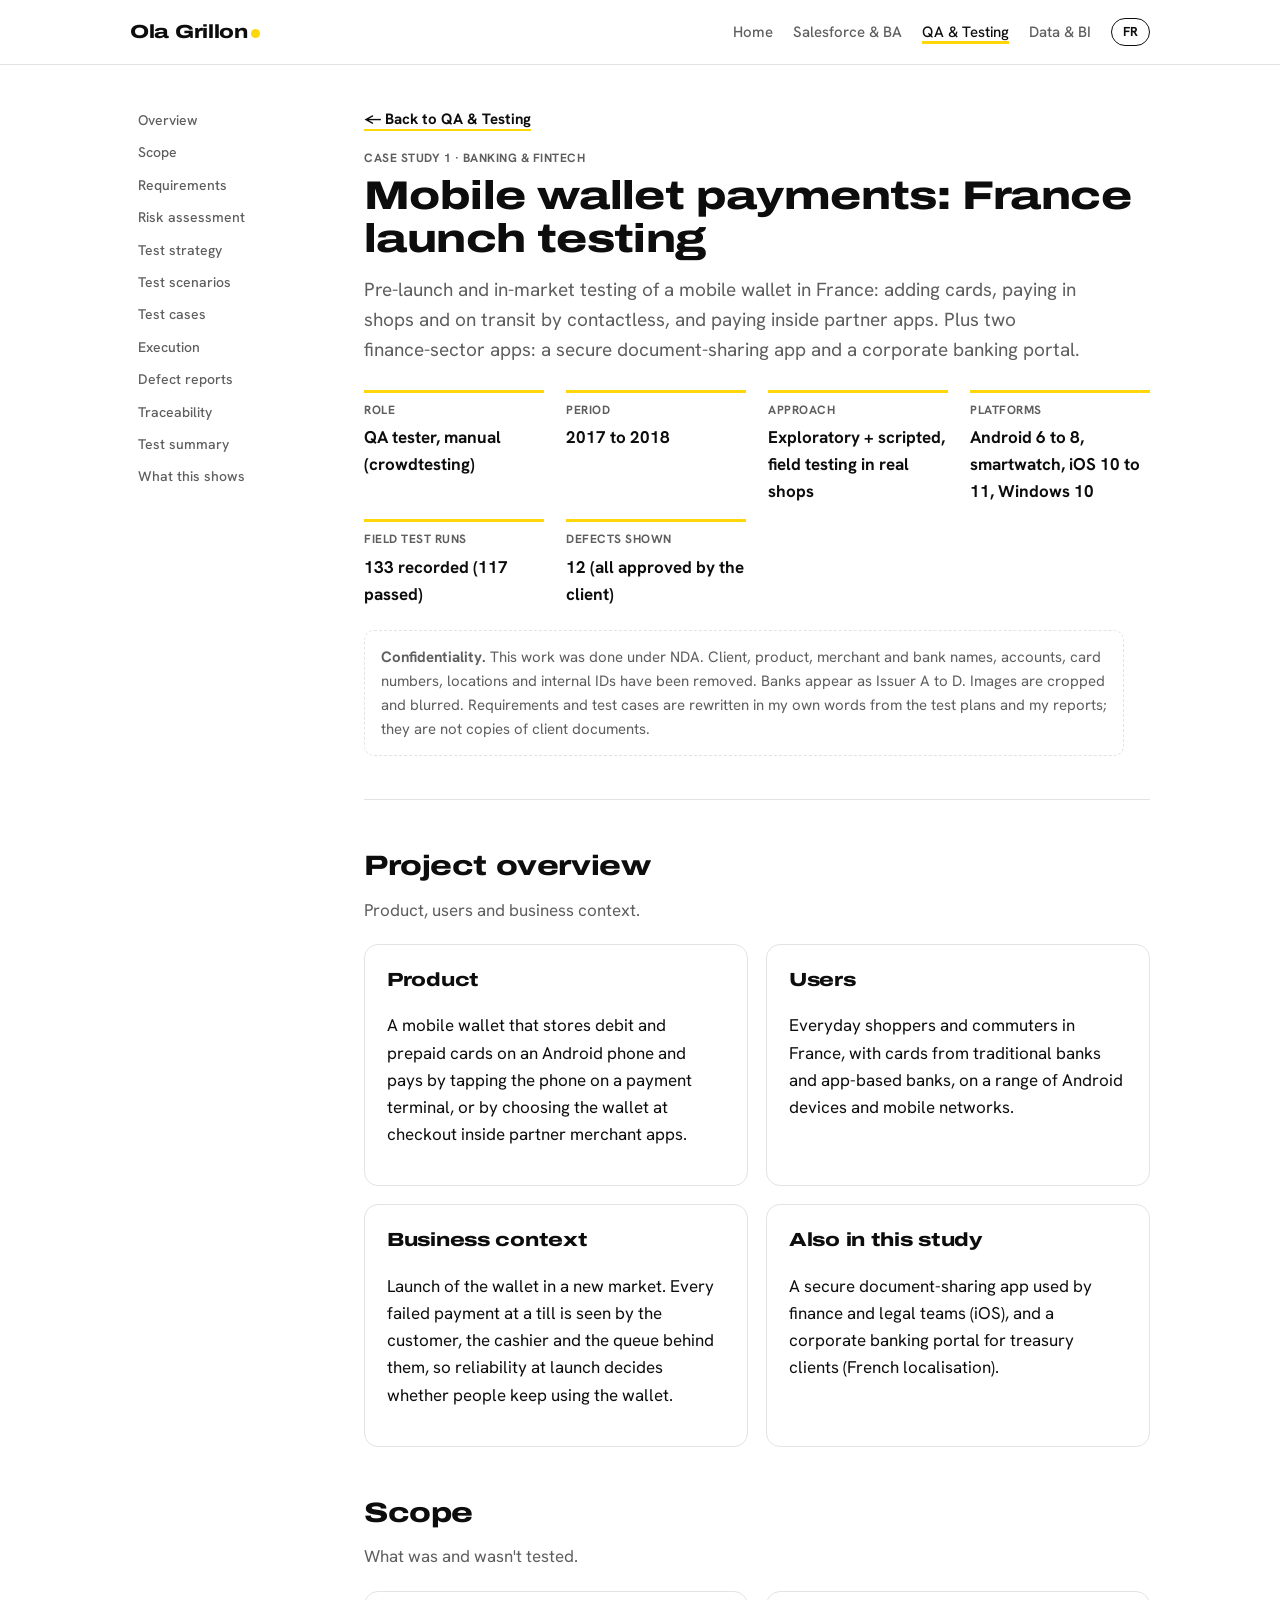
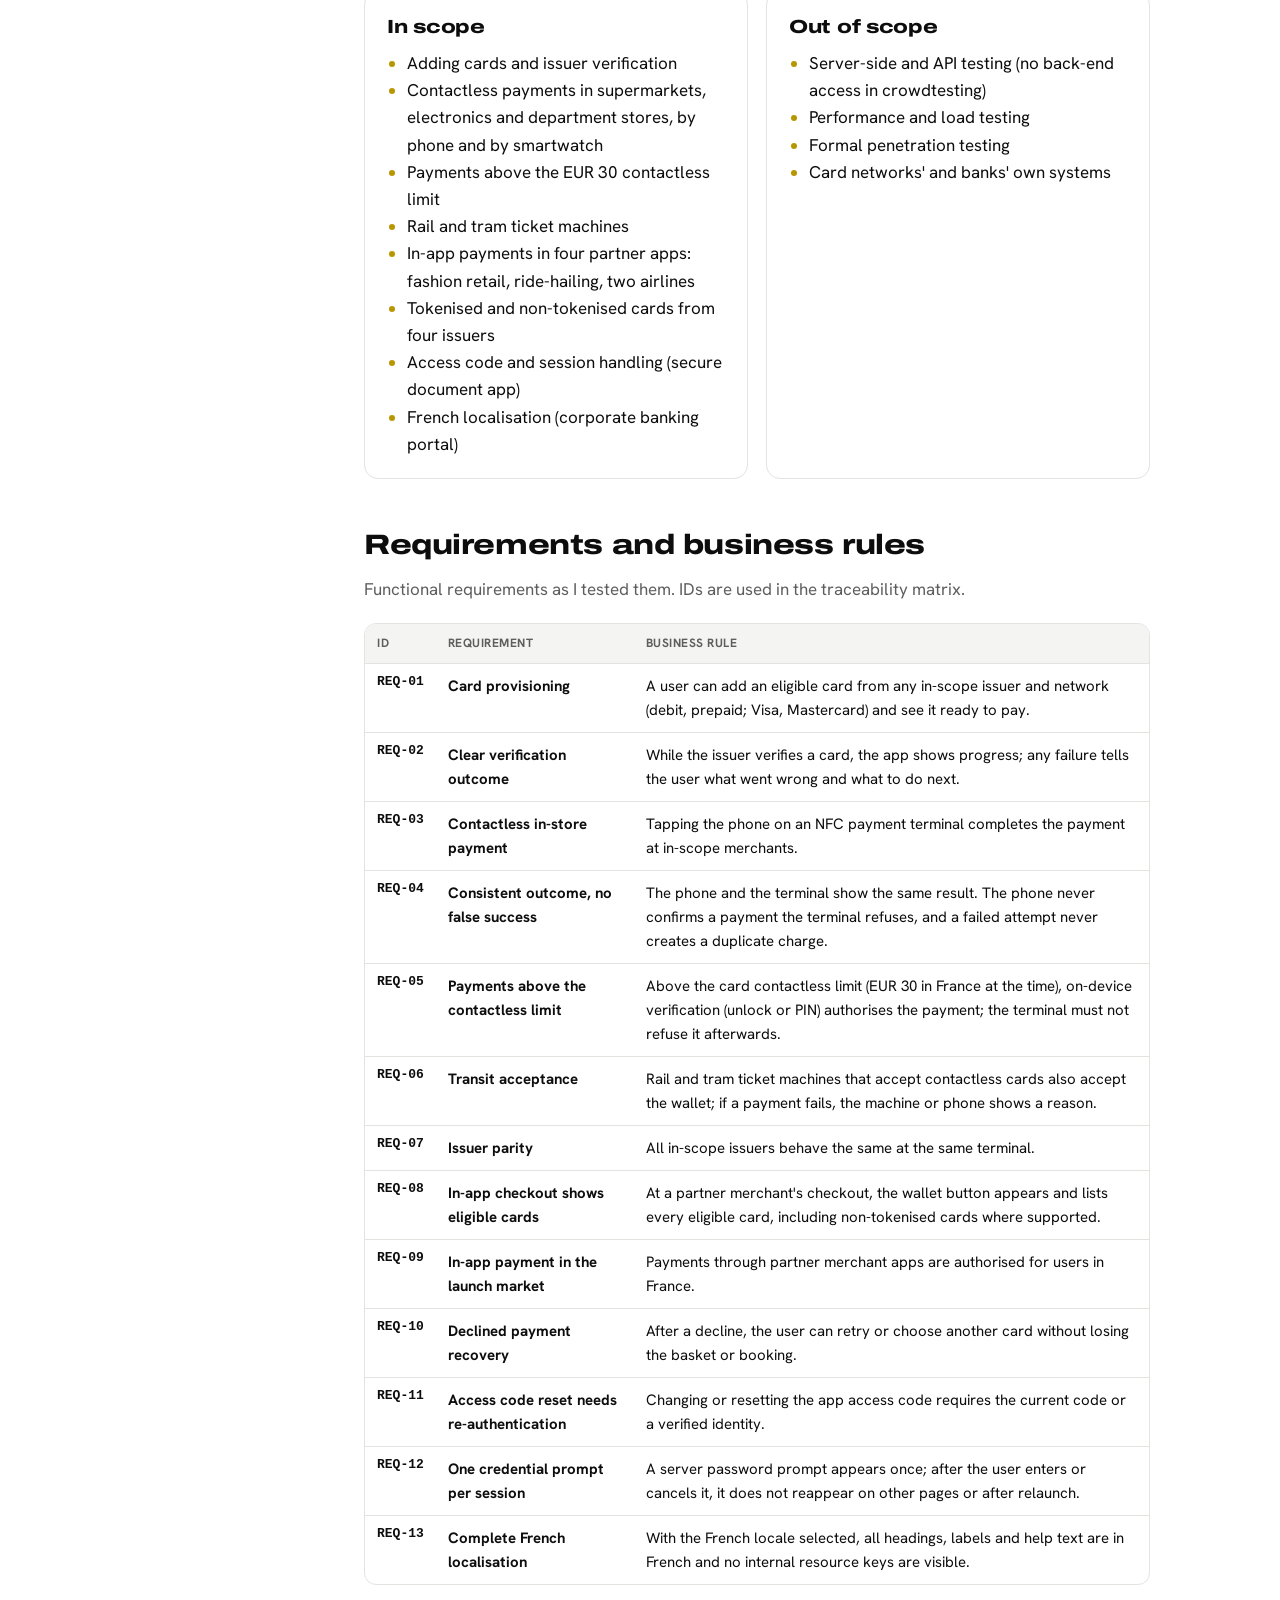
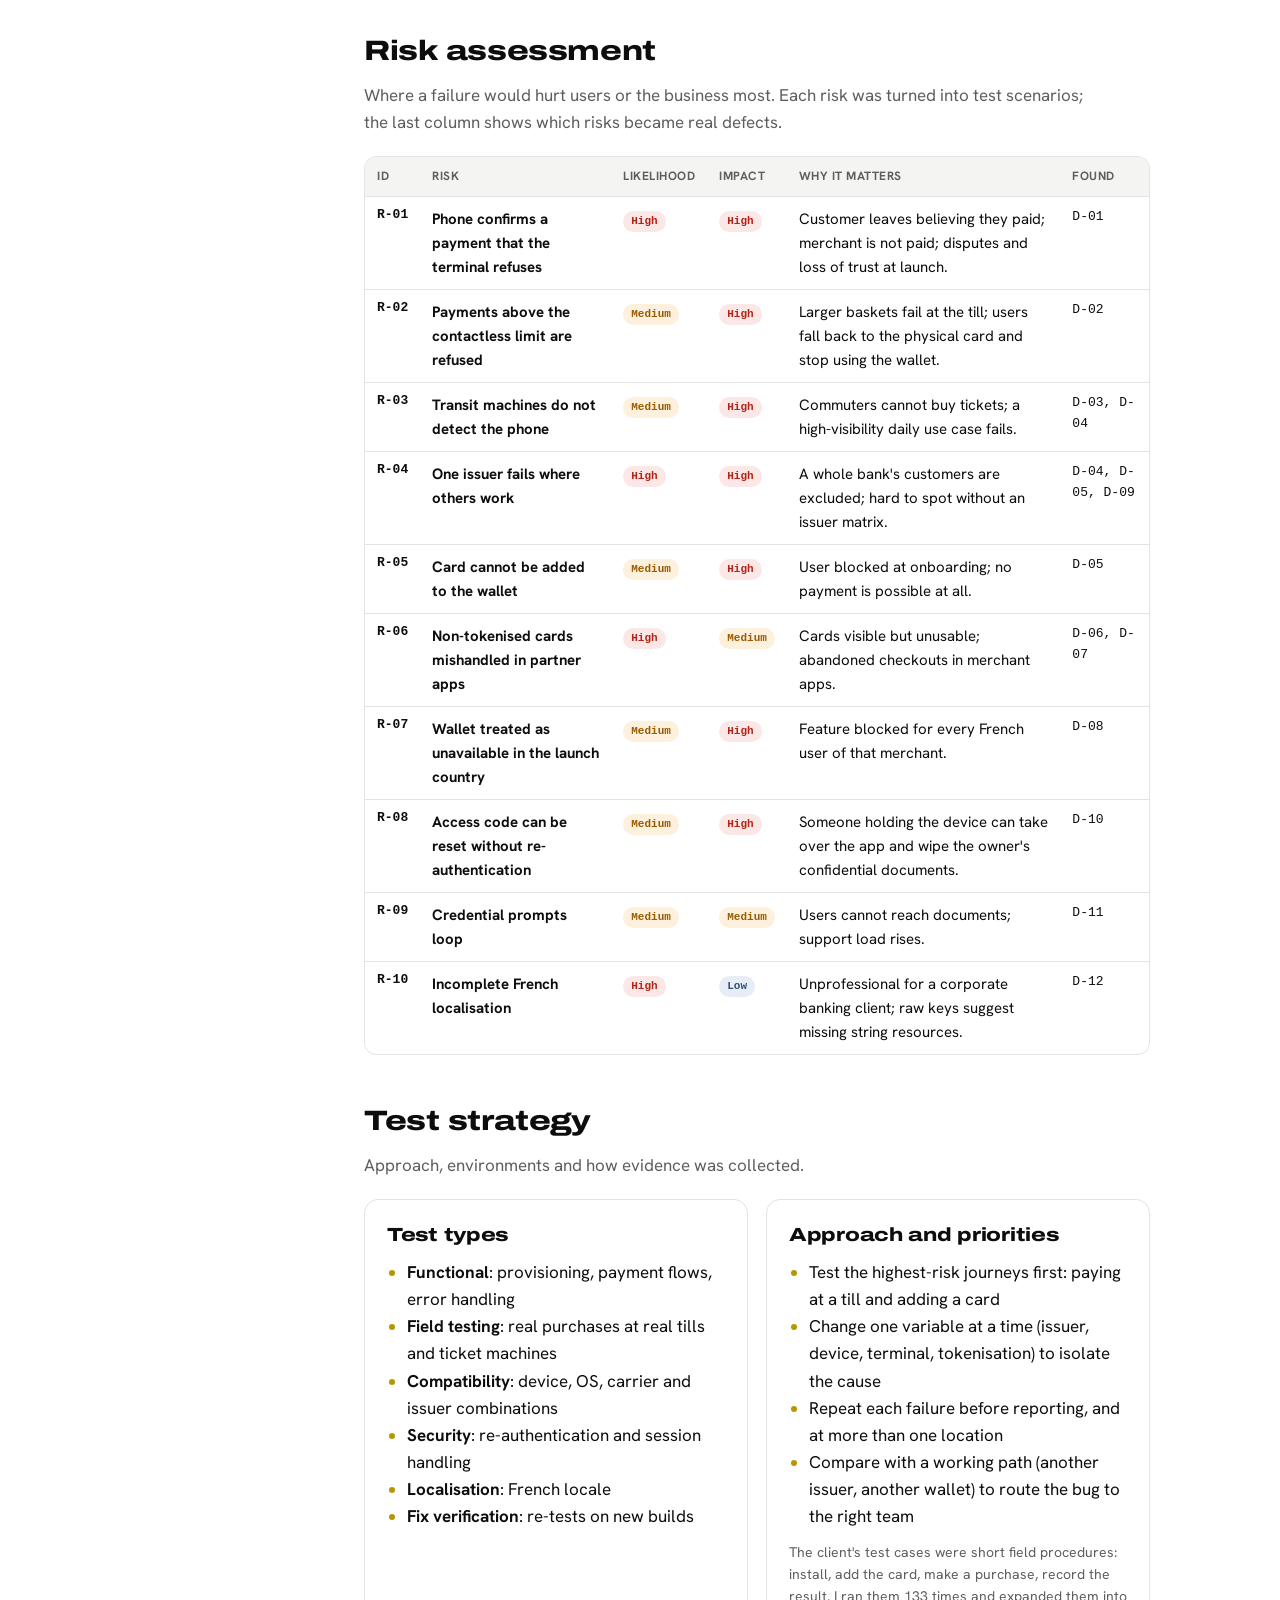
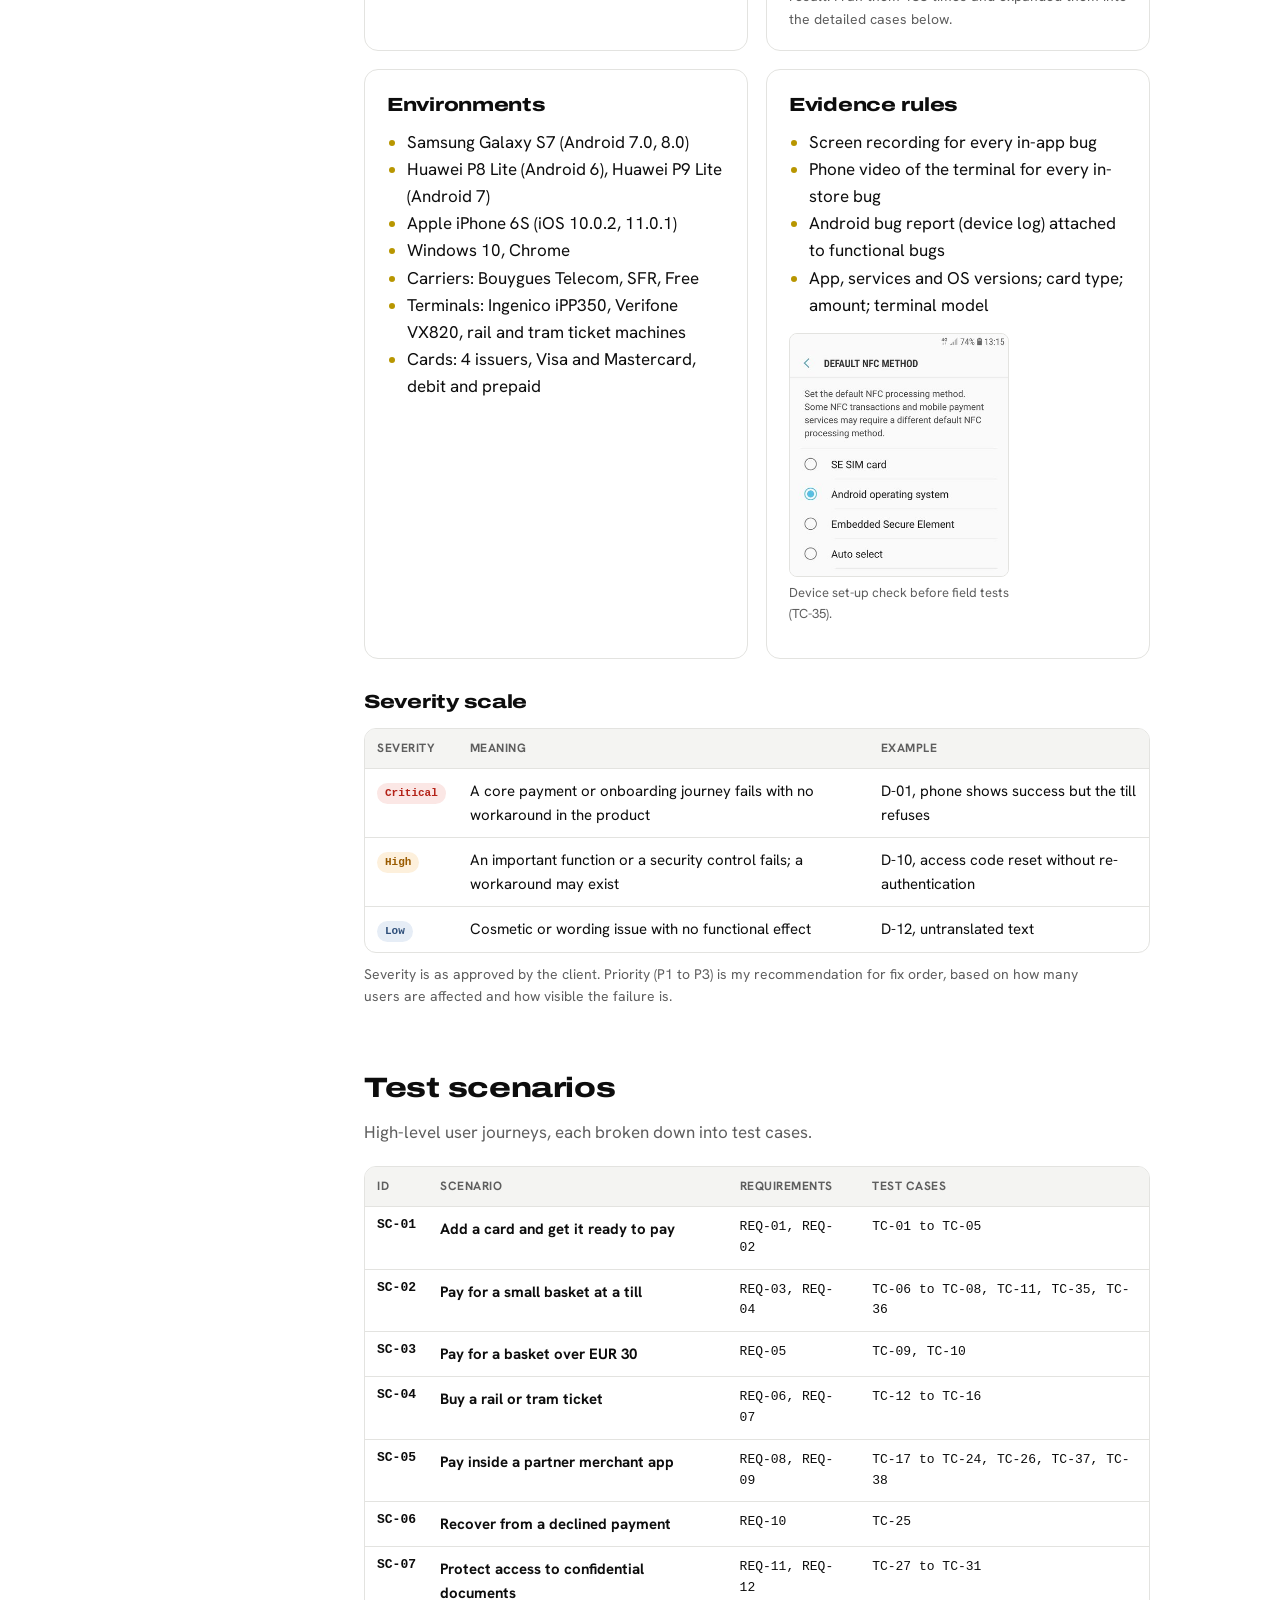
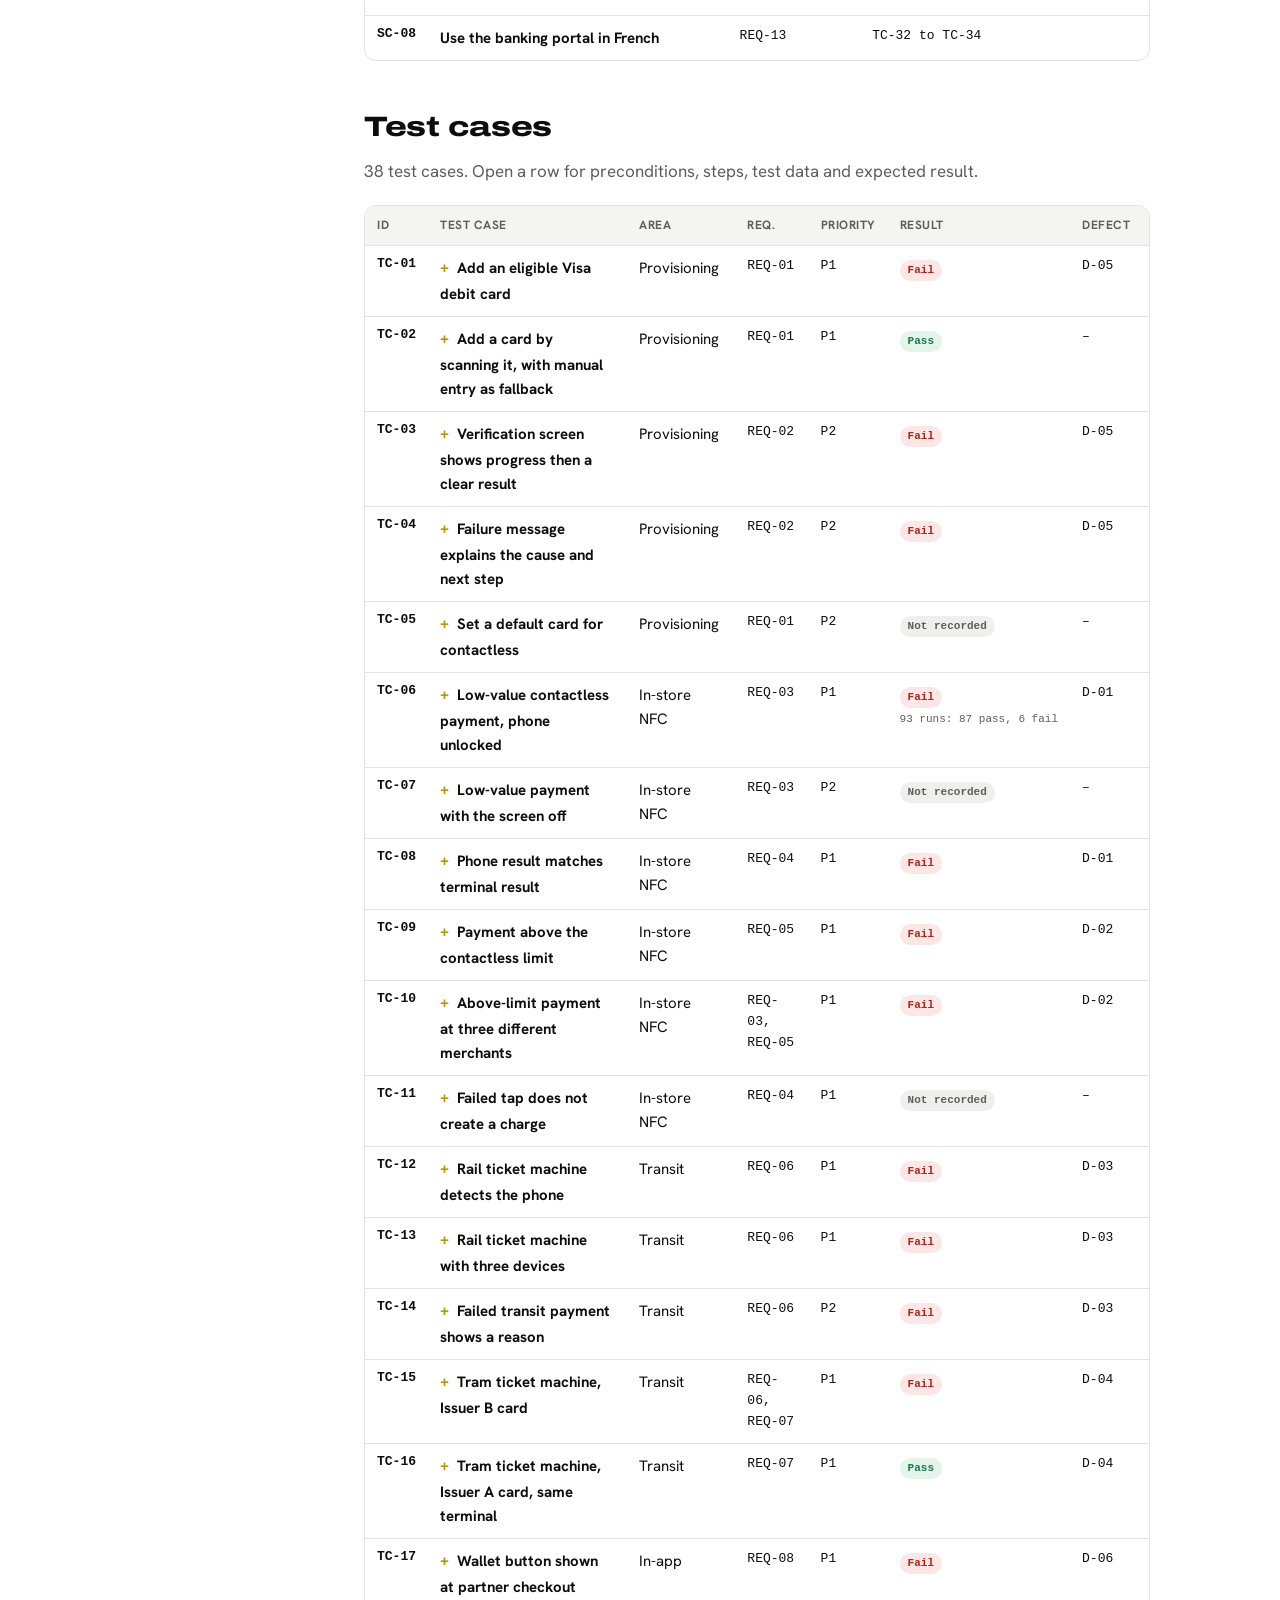
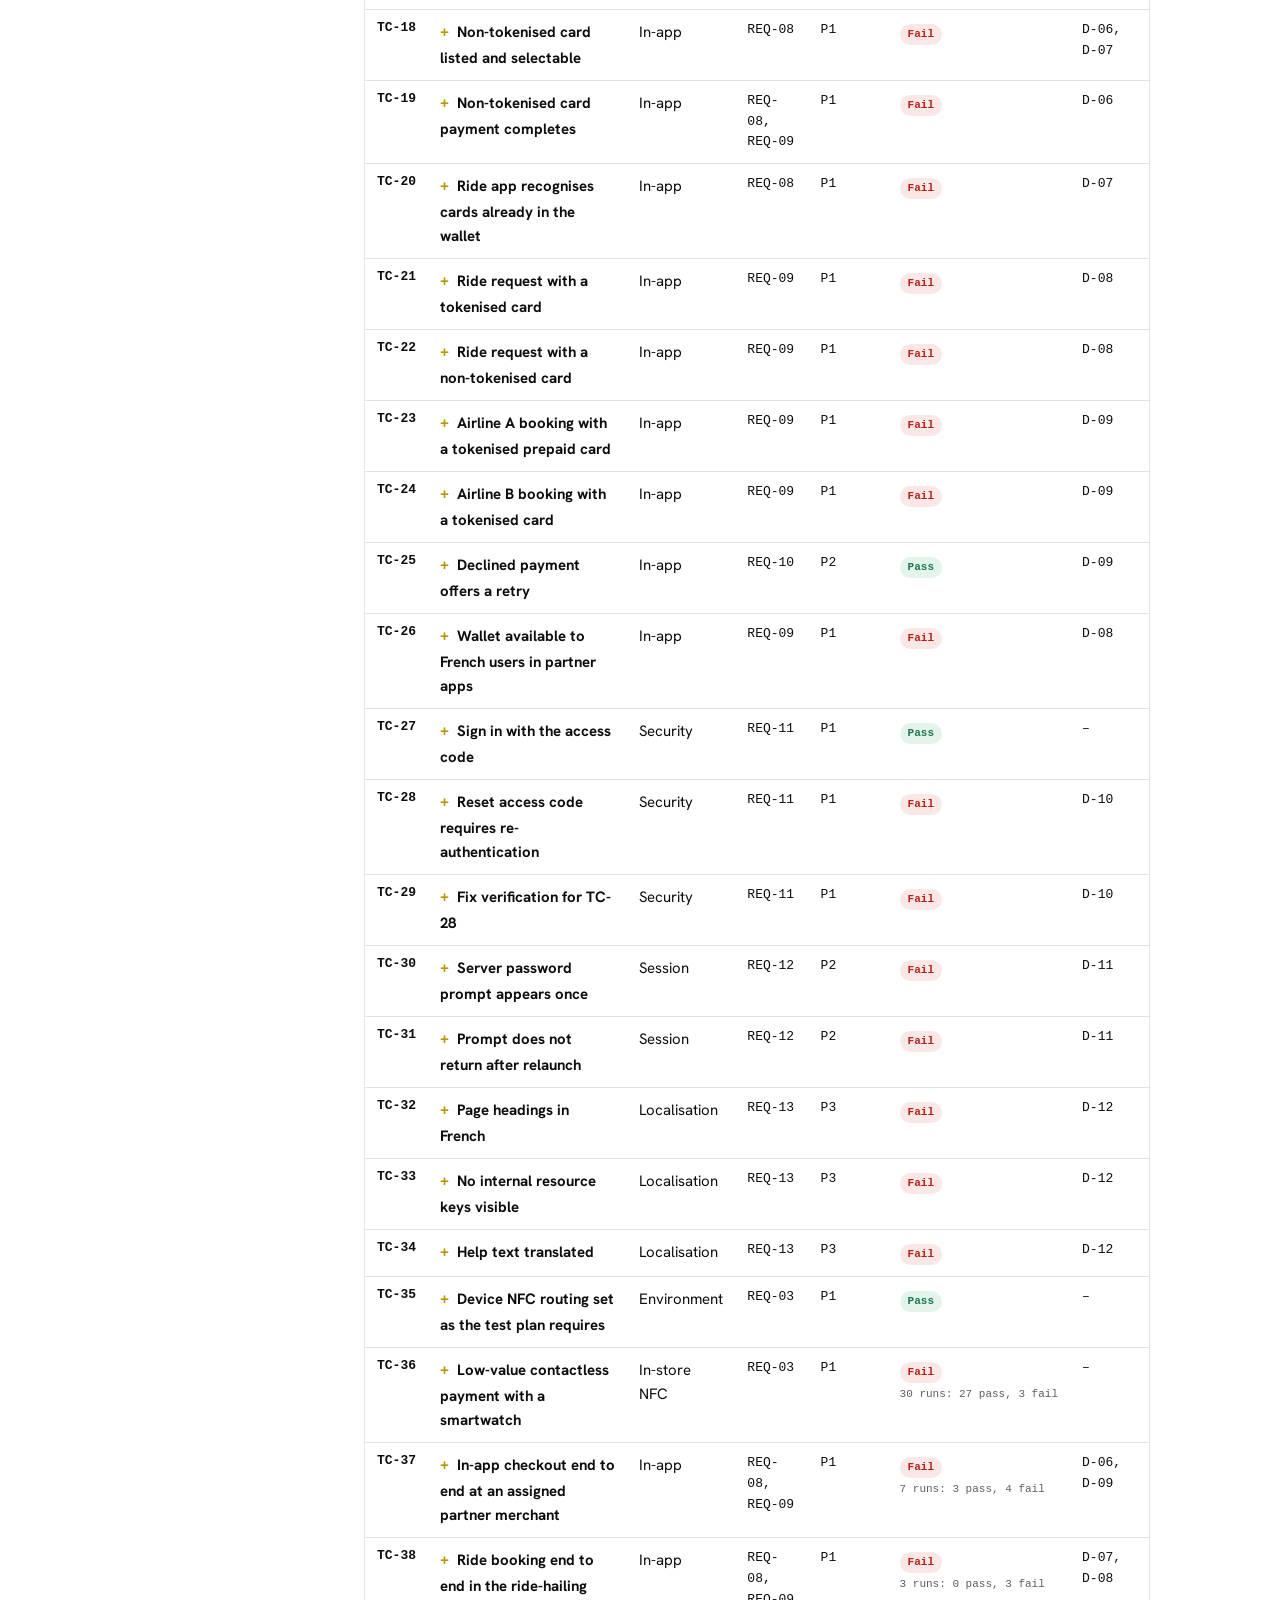
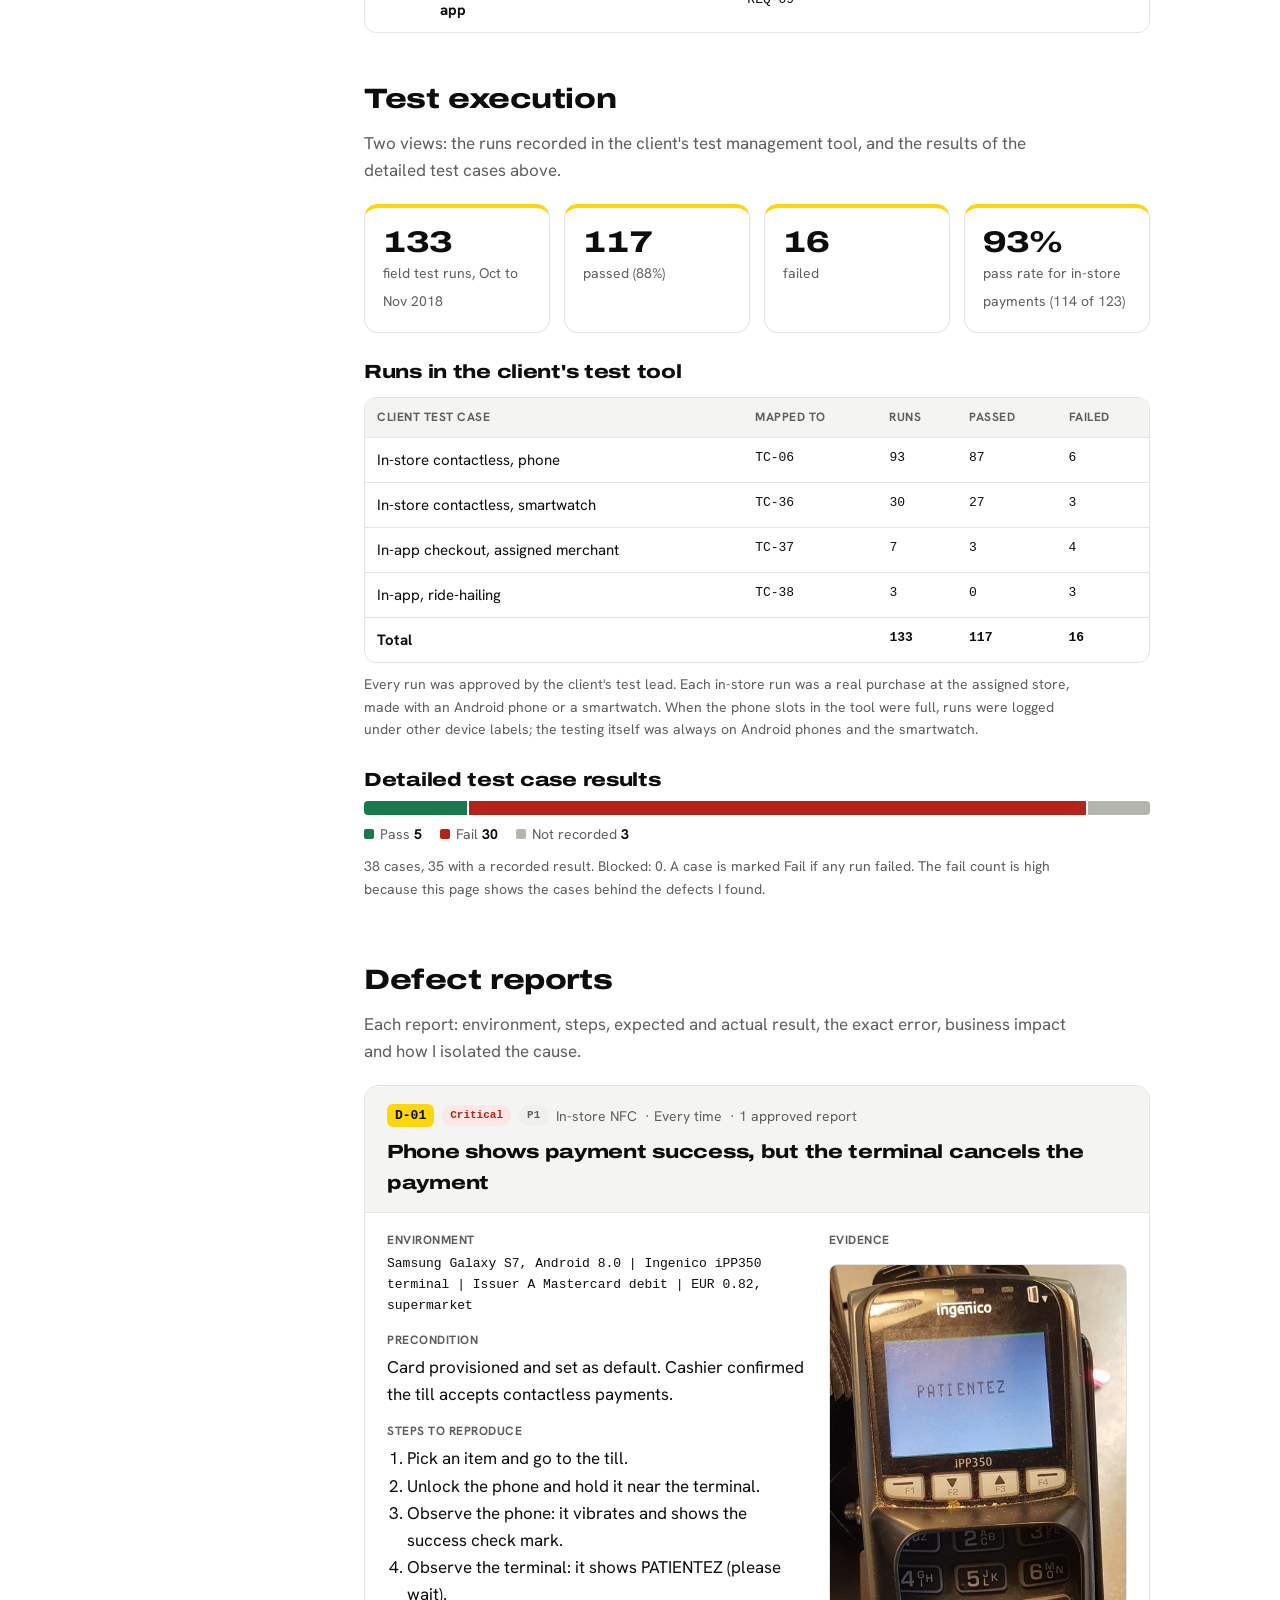
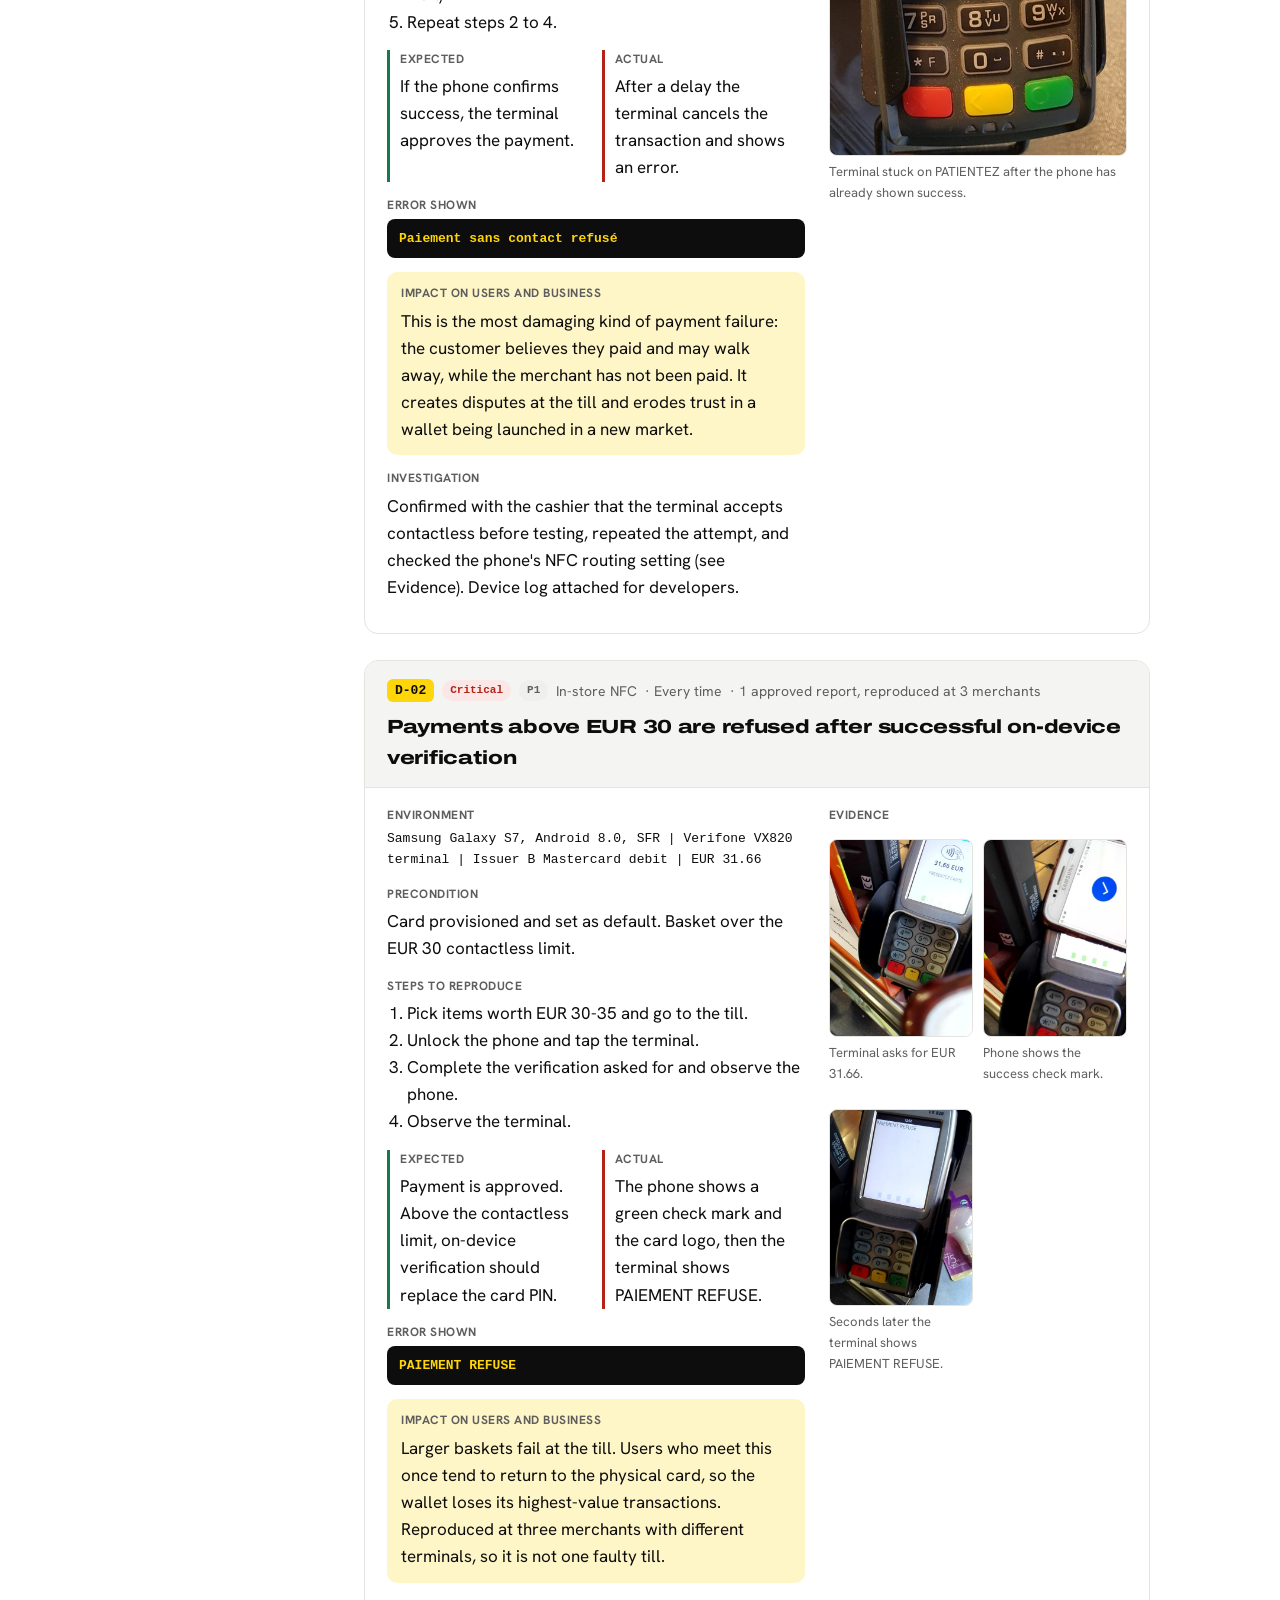
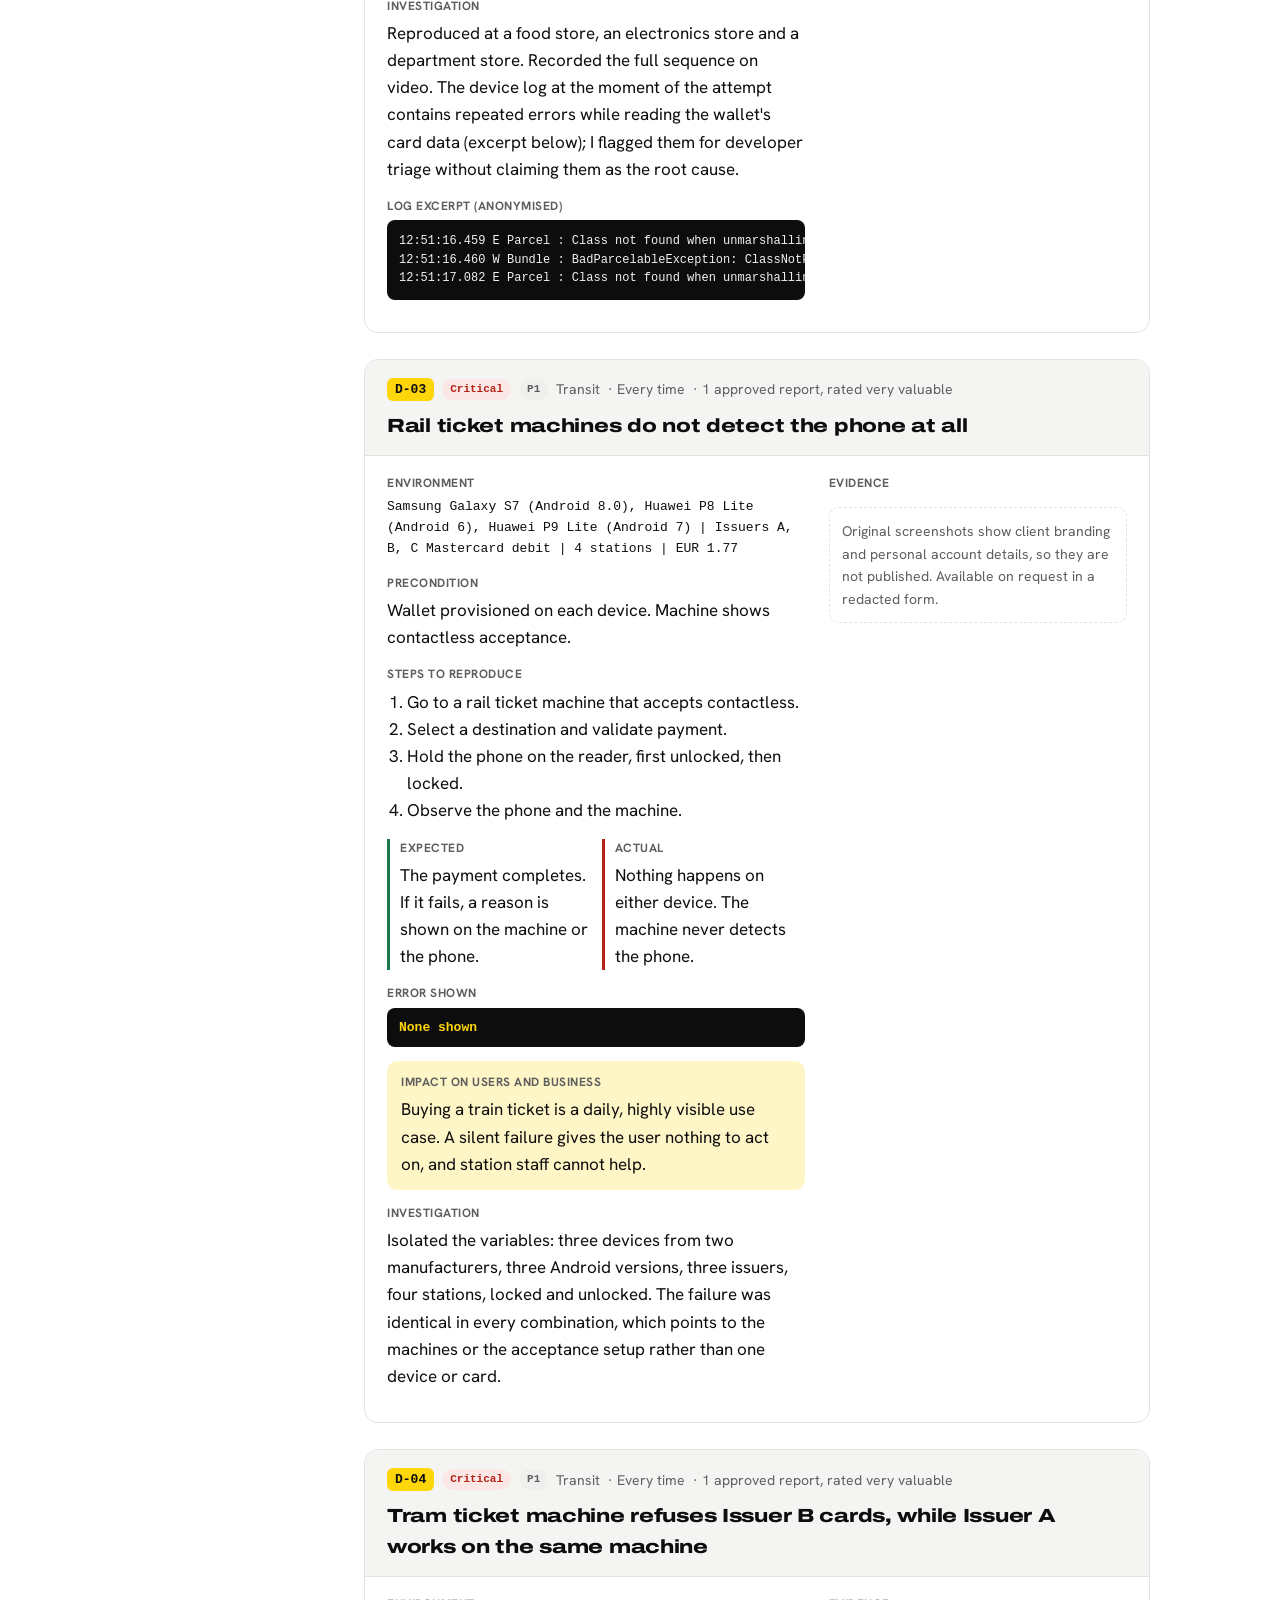
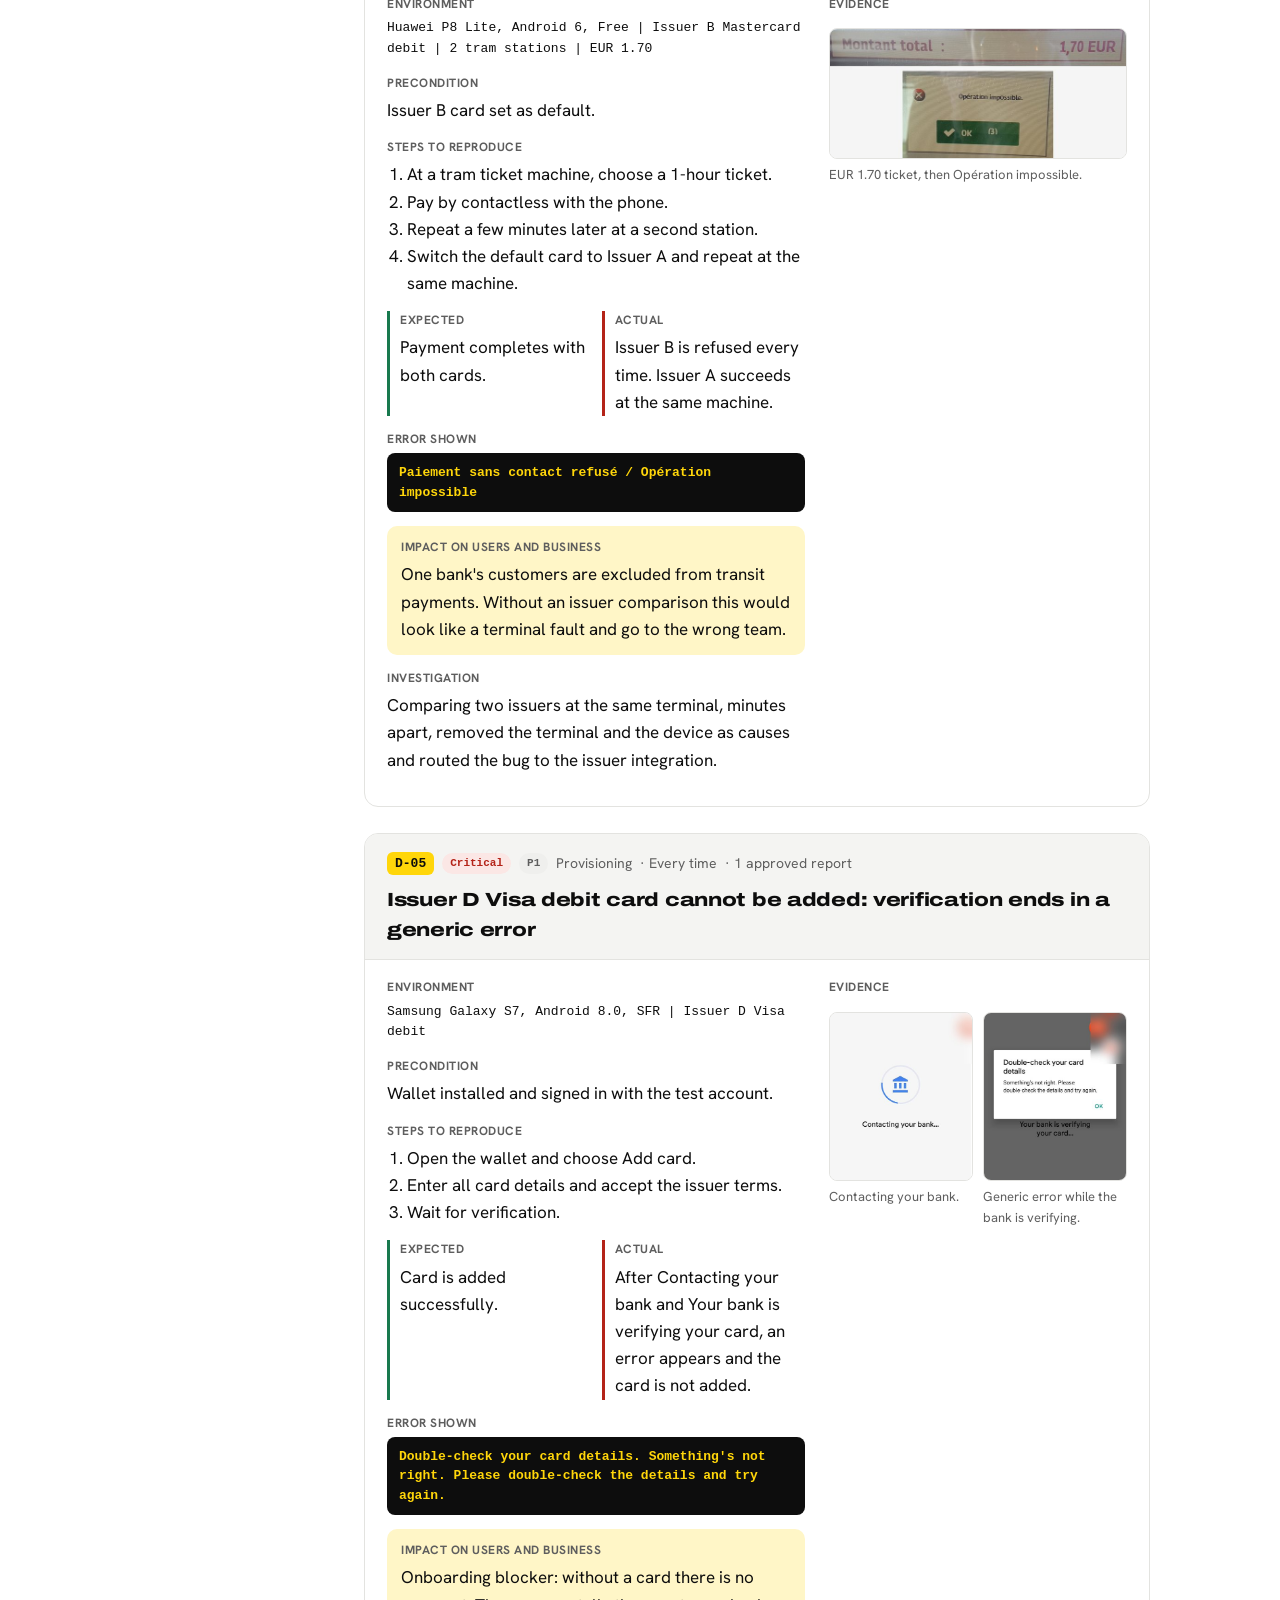
<file: case-study-payments.html>
<!doctype html>
<html lang="en">
<head>
<meta charset="utf-8">
<meta name="viewport" content="width=device-width, initial-scale=1">
<title>Mobile Payments Case Study – Ola Grillon</title>
<meta name="description" content="QA case study: anonymised mobile wallet payment testing for a France launch. Requirements, risks, test cases, defect reports and traceability.">
<link rel="preconnect" href="https://fonts.googleapis.com"><link rel="preconnect" href="https://fonts.gstatic.com" crossorigin><link href="https://fonts.googleapis.com/css2?family=Archivo:wdth,wght@125,600;125,700;125,800&family=Hanken+Grotesk:wght@400;500;700;800&display=swap" rel="stylesheet">
<link rel="stylesheet" href="assets/style.css">
<link rel="stylesheet" href="assets/case-study.css">
</head>
<body>
<header class="nav"><div class="wrap"><a class="brand" href="./">Ola Grillon<i></i></a><nav><a href="./">Home</a><a href="salesforce.html">Salesforce &amp; BA</a><a href="qa.html" class="on">QA & Testing</a><a href="data.html">Data &amp; BI</a><a class="lang" href="fr/qa.html" title="Version française">FR</a></nav></div></header>
<main class="wrap cs">
<div class="cs-layout"><aside class="cs-toc" aria-label="Contents"><ol><li><a href="#overview">Overview</a></li><li><a href="#scope">Scope</a></li><li><a href="#requirements">Requirements</a></li><li><a href="#risks">Risk assessment</a></li><li><a href="#strategy">Test strategy</a></li><li><a href="#scenarios">Test scenarios</a></li><li><a href="#cases">Test cases</a></li><li><a href="#execution">Execution</a></li><li><a href="#defects">Defect reports</a></li><li><a href="#rtm">Traceability</a></li><li><a href="#summary">Test summary</a></li><li><a href="#skills">What this shows</a></li></ol></aside><div class="cs-main">
<div class="cs-hero"><a class="cs-back" href="qa.html">&larr; Back to QA &amp; Testing</a><div class="eyebrow">Case study 1 &middot; Banking &amp; Fintech</div>
<h1>Mobile wallet payments: France launch testing</h1>
<p class="cs-lede">Pre-launch and in-market testing of a mobile wallet in France: adding cards, paying in shops and on transit by contactless, and paying inside partner apps. Plus two finance-sector apps: a secure document-sharing app and a corporate banking portal.</p>
<dl class="facts">
<div><dt>Role</dt><dd>QA tester, manual (crowdtesting)</dd></div>
<div><dt>Period</dt><dd>2017 to 2018</dd></div>
<div><dt>Approach</dt><dd>Exploratory + scripted, field testing in real shops</dd></div>
<div><dt>Platforms</dt><dd>Android 6 to 8, smartwatch, iOS 10 to 11, Windows 10</dd></div>
<div><dt>Field test runs</dt><dd>133 recorded (117 passed)</dd></div>
<div><dt>Defects shown</dt><dd>12 (all approved by the client)</dd></div>
</dl>
<p class="note"><b>Confidentiality.</b> This work was done under NDA. Client, product, merchant and bank names, accounts, card numbers, locations and internal IDs have been removed. Banks appear as Issuer A to D. Images are cropped and blurred. Requirements and test cases are rewritten in my own words from the test plans and my reports; they are not copies of client documents.</p>
</div>
<section id="overview"><h2>Project overview</h2><p class="sub">Product, users and business context.</p>
<div class="cols"><div class="box"><h3>Product</h3><p>A mobile wallet that stores debit and prepaid cards on an Android phone and pays by tapping the phone on a payment terminal, or by choosing the wallet at checkout inside partner merchant apps.</p></div>
<div class="box"><h3>Users</h3><p>Everyday shoppers and commuters in France, with cards from traditional banks and app-based banks, on a range of Android devices and mobile networks.</p></div>
<div class="box"><h3>Business context</h3><p>Launch of the wallet in a new market. Every failed payment at a till is seen by the customer, the cashier and the queue behind them, so reliability at launch decides whether people keep using the wallet.</p></div>
<div class="box"><h3>Also in this study</h3><p>A secure document-sharing app used by finance and legal teams (iOS), and a corporate banking portal for treasury clients (French localisation).</p></div></div></section>
<section id="scope"><h2>Scope</h2><p class="sub">What was and wasn't tested.</p><div class="cols">
<div class="box"><h3>In scope</h3><ul><li>Adding cards and issuer verification</li><li>Contactless payments in supermarkets, electronics and department stores, by phone and by smartwatch</li><li>Payments above the EUR 30 contactless limit</li><li>Rail and tram ticket machines</li><li>In-app payments in four partner apps: fashion retail, ride-hailing, two airlines</li><li>Tokenised and non-tokenised cards from four issuers</li><li>Access code and session handling (secure document app)</li><li>French localisation (corporate banking portal)</li></ul></div>
<div class="box"><h3>Out of scope</h3><ul><li>Server-side and API testing (no back-end access in crowdtesting)</li><li>Performance and load testing</li><li>Formal penetration testing</li><li>Card networks' and banks' own systems</li></ul></div></div></section>
<section id="requirements"><h2>Requirements and business rules</h2><p class="sub">Functional requirements as I tested them. IDs are used in the traceability matrix.</p><div class="tbl"><table><thead><tr><th>ID</th><th>Requirement</th><th>Business rule</th></tr></thead><tbody>
<tr><td class="id">REQ-01</td><td><b>Card provisioning</b></td><td>A user can add an eligible card from any in-scope issuer and network (debit, prepaid; Visa, Mastercard) and see it ready to pay.</td></tr>
<tr><td class="id">REQ-02</td><td><b>Clear verification outcome</b></td><td>While the issuer verifies a card, the app shows progress; any failure tells the user what went wrong and what to do next.</td></tr>
<tr><td class="id">REQ-03</td><td><b>Contactless in-store payment</b></td><td>Tapping the phone on an NFC payment terminal completes the payment at in-scope merchants.</td></tr>
<tr><td class="id">REQ-04</td><td><b>Consistent outcome, no false success</b></td><td>The phone and the terminal show the same result. The phone never confirms a payment the terminal refuses, and a failed attempt never creates a duplicate charge.</td></tr>
<tr><td class="id">REQ-05</td><td><b>Payments above the contactless limit</b></td><td>Above the card contactless limit (EUR 30 in France at the time), on-device verification (unlock or PIN) authorises the payment; the terminal must not refuse it afterwards.</td></tr>
<tr><td class="id">REQ-06</td><td><b>Transit acceptance</b></td><td>Rail and tram ticket machines that accept contactless cards also accept the wallet; if a payment fails, the machine or phone shows a reason.</td></tr>
<tr><td class="id">REQ-07</td><td><b>Issuer parity</b></td><td>All in-scope issuers behave the same at the same terminal.</td></tr>
<tr><td class="id">REQ-08</td><td><b>In-app checkout shows eligible cards</b></td><td>At a partner merchant&#x27;s checkout, the wallet button appears and lists every eligible card, including non-tokenised cards where supported.</td></tr>
<tr><td class="id">REQ-09</td><td><b>In-app payment in the launch market</b></td><td>Payments through partner merchant apps are authorised for users in France.</td></tr>
<tr><td class="id">REQ-10</td><td><b>Declined payment recovery</b></td><td>After a decline, the user can retry or choose another card without losing the basket or booking.</td></tr>
<tr><td class="id">REQ-11</td><td><b>Access code reset needs re-authentication</b></td><td>Changing or resetting the app access code requires the current code or a verified identity.</td></tr>
<tr><td class="id">REQ-12</td><td><b>One credential prompt per session</b></td><td>A server password prompt appears once; after the user enters or cancels it, it does not reappear on other pages or after relaunch.</td></tr>
<tr><td class="id">REQ-13</td><td><b>Complete French localisation</b></td><td>With the French locale selected, all headings, labels and help text are in French and no internal resource keys are visible.</td></tr>
</tbody></table></div></section>
<section id="risks"><h2>Risk assessment</h2><p class="sub">Where a failure would hurt users or the business most. Each risk was turned into test scenarios; the last column shows which risks became real defects.</p><div class="tbl"><table><thead><tr><th>ID</th><th>Risk</th><th>Likelihood</th><th>Impact</th><th>Why it matters</th><th>Found</th></tr></thead><tbody>
<tr><td class="id">R-01</td><td><b>Phone confirms a payment that the terminal refuses</b></td><td><span class="pill crit">High</span></td><td><span class="pill crit">High</span></td><td>Customer leaves believing they paid; merchant is not paid; disputes and loss of trust at launch.</td><td class="mono">D-01</td></tr>
<tr><td class="id">R-02</td><td><b>Payments above the contactless limit are refused</b></td><td><span class="pill high">Medium</span></td><td><span class="pill crit">High</span></td><td>Larger baskets fail at the till; users fall back to the physical card and stop using the wallet.</td><td class="mono">D-02</td></tr>
<tr><td class="id">R-03</td><td><b>Transit machines do not detect the phone</b></td><td><span class="pill high">Medium</span></td><td><span class="pill crit">High</span></td><td>Commuters cannot buy tickets; a high-visibility daily use case fails.</td><td class="mono">D-03, D-04</td></tr>
<tr><td class="id">R-04</td><td><b>One issuer fails where others work</b></td><td><span class="pill crit">High</span></td><td><span class="pill crit">High</span></td><td>A whole bank&#x27;s customers are excluded; hard to spot without an issuer matrix.</td><td class="mono">D-04, D-05, D-09</td></tr>
<tr><td class="id">R-05</td><td><b>Card cannot be added to the wallet</b></td><td><span class="pill high">Medium</span></td><td><span class="pill crit">High</span></td><td>User blocked at onboarding; no payment is possible at all.</td><td class="mono">D-05</td></tr>
<tr><td class="id">R-06</td><td><b>Non-tokenised cards mishandled in partner apps</b></td><td><span class="pill crit">High</span></td><td><span class="pill high">Medium</span></td><td>Cards visible but unusable; abandoned checkouts in merchant apps.</td><td class="mono">D-06, D-07</td></tr>
<tr><td class="id">R-07</td><td><b>Wallet treated as unavailable in the launch country</b></td><td><span class="pill high">Medium</span></td><td><span class="pill crit">High</span></td><td>Feature blocked for every French user of that merchant.</td><td class="mono">D-08</td></tr>
<tr><td class="id">R-08</td><td><b>Access code can be reset without re-authentication</b></td><td><span class="pill high">Medium</span></td><td><span class="pill crit">High</span></td><td>Someone holding the device can take over the app and wipe the owner&#x27;s confidential documents.</td><td class="mono">D-10</td></tr>
<tr><td class="id">R-09</td><td><b>Credential prompts loop</b></td><td><span class="pill high">Medium</span></td><td><span class="pill high">Medium</span></td><td>Users cannot reach documents; support load rises.</td><td class="mono">D-11</td></tr>
<tr><td class="id">R-10</td><td><b>Incomplete French localisation</b></td><td><span class="pill crit">High</span></td><td><span class="pill low">Low</span></td><td>Unprofessional for a corporate banking client; raw keys suggest missing string resources.</td><td class="mono">D-12</td></tr>
</tbody></table></div></section>
<section id="strategy"><h2>Test strategy</h2><p class="sub">Approach, environments and how evidence was collected.</p>
<div class="cols">
<div class="box"><h3>Test types</h3><ul><li><b>Functional</b>: provisioning, payment flows, error handling</li><li><b>Field testing</b>: real purchases at real tills and ticket machines</li><li><b>Compatibility</b>: device, OS, carrier and issuer combinations</li><li><b>Security</b>: re-authentication and session handling</li><li><b>Localisation</b>: French locale</li><li><b>Fix verification</b>: re-tests on new builds</li></ul></div>
<div class="box"><h3>Approach and priorities</h3><ul><li>Test the highest-risk journeys first: paying at a till and adding a card</li><li>Change one variable at a time (issuer, device, terminal, tokenisation) to isolate the cause</li><li>Repeat each failure before reporting, and at more than one location</li><li>Compare with a working path (another issuer, another wallet) to route the bug to the right team</li></ul><p style="font-size:14px;color:var(--muted);margin:10px 0 0">The client's test cases were short field procedures: install, add the card, make a purchase, record the result. I ran them 133 times and expanded them into the detailed cases below.</p></div>
<div class="box"><h3>Environments</h3><ul><li>Samsung Galaxy S7 (Android 7.0, 8.0)</li><li>Huawei P8 Lite (Android 6), Huawei P9 Lite (Android 7)</li><li>Apple iPhone 6S (iOS 10.0.2, 11.0.1)</li><li>Windows 10, Chrome</li><li>Carriers: Bouygues Telecom, SFR, Free</li><li>Terminals: Ingenico iPP350, Verifone VX820, rail and tram ticket machines</li><li>Cards: 4 issuers, Visa and Mastercard, debit and prepaid</li></ul></div>
<div class="box"><h3>Evidence rules</h3><ul><li>Screen recording for every in-app bug</li><li>Phone video of the terminal for every in-store bug</li><li>Android bug report (device log) attached to functional bugs</li><li>App, services and OS versions; card type; amount; terminal model</li></ul>
<figure style="margin-top:14px;max-width:220px"><img src="assets/case-studies/payments/env-nfc-routing.jpg" alt="Android settings screen: Default NFC method set to Android operating system" loading="lazy"><figcaption>Device set-up check before field tests (TC-35).</figcaption></figure></div>
</div>
<h3 style="margin:28px 0 10px">Severity scale</h3>
<div class="tbl"><table><thead><tr><th>Severity</th><th>Meaning</th><th>Example</th></tr></thead><tbody>
<tr><td><span class="pill crit">Critical</span></td><td>A core payment or onboarding journey fails with no workaround in the product</td><td>D-01, phone shows success but the till refuses</td></tr>
<tr><td><span class="pill high">High</span></td><td>An important function or a security control fails; a workaround may exist</td><td>D-10, access code reset without re-authentication</td></tr>
<tr><td><span class="pill low">Low</span></td><td>Cosmetic or wording issue with no functional effect</td><td>D-12, untranslated text</td></tr></tbody></table></div>
<p style="font-size:14px;color:var(--muted);margin-top:10px">Severity is as approved by the client. Priority (P1 to P3) is my recommendation for fix order, based on how many users are affected and how visible the failure is.</p></section>
<section id="scenarios"><h2>Test scenarios</h2><p class="sub">High-level user journeys, each broken down into test cases.</p><div class="tbl"><table><thead><tr><th>ID</th><th>Scenario</th><th>Requirements</th><th>Test cases</th></tr></thead><tbody>
<tr><td class="id">SC-01</td><td><b>Add a card and get it ready to pay</b></td><td class="mono">REQ-01, REQ-02</td><td class="mono">TC-01 to TC-05</td></tr>
<tr><td class="id">SC-02</td><td><b>Pay for a small basket at a till</b></td><td class="mono">REQ-03, REQ-04</td><td class="mono">TC-06 to TC-08, TC-11, TC-35, TC-36</td></tr>
<tr><td class="id">SC-03</td><td><b>Pay for a basket over EUR 30</b></td><td class="mono">REQ-05</td><td class="mono">TC-09, TC-10</td></tr>
<tr><td class="id">SC-04</td><td><b>Buy a rail or tram ticket</b></td><td class="mono">REQ-06, REQ-07</td><td class="mono">TC-12 to TC-16</td></tr>
<tr><td class="id">SC-05</td><td><b>Pay inside a partner merchant app</b></td><td class="mono">REQ-08, REQ-09</td><td class="mono">TC-17 to TC-24, TC-26, TC-37, TC-38</td></tr>
<tr><td class="id">SC-06</td><td><b>Recover from a declined payment</b></td><td class="mono">REQ-10</td><td class="mono">TC-25</td></tr>
<tr><td class="id">SC-07</td><td><b>Protect access to confidential documents</b></td><td class="mono">REQ-11, REQ-12</td><td class="mono">TC-27 to TC-31</td></tr>
<tr><td class="id">SC-08</td><td><b>Use the banking portal in French</b></td><td class="mono">REQ-13</td><td class="mono">TC-32 to TC-34</td></tr>
</tbody></table></div></section>
<section id="cases"><h2>Test cases</h2><p class="sub">38 test cases. Open a row for preconditions, steps, test data and expected result.</p><div class="tbl"><table><thead><tr><th>ID</th><th>Test case</th><th>Area</th><th>Req.</th><th>Priority</th><th>Result</th><th>Defect</th></tr></thead><tbody>
<tr><td class="id">TC-01</td><td><details class="tc"><summary>Add an eligible Visa debit card</summary><dl><dt>Precondition</dt><dd>Wallet installed, test account signed in</dd><dt>Steps</dt><dd><ol style="margin:0;padding-left:18px"><li>Open wallet</li><li>tap Add card</li><li>enter card details</li><li>accept issuer terms</li><li>wait for verification</li></ol></dd><dt>Test data</dt><dd>Issuer D, Visa debit</dd><dt>Expected</dt><dd>Card is added and shown as ready to pay</dd></dl></details></td><td>Provisioning</td><td class="mono">REQ-01</td><td class="mono">P1</td><td><span class="pill fail">Fail</span></td><td class="mono">D-05</td></tr>
<tr><td class="id">TC-02</td><td><details class="tc"><summary>Add a card by scanning it, with manual entry as fallback</summary><dl><dt>Precondition</dt><dd>Wallet installed, test account signed in</dd><dt>Steps</dt><dd><ol style="margin:0;padding-left:18px"><li>Open wallet</li><li>tap Add card</li><li>scan the card with the camera</li><li>if scanning fails, enter the details manually</li><li>complete verification</li></ol></dd><dt>Test data</dt><dd>Debit card from an in-scope issuer</dd><dt>Expected</dt><dd>Card details captured and card added</dd></dl></details></td><td>Provisioning</td><td class="mono">REQ-01</td><td class="mono">P1</td><td><span class="pill pass">Pass</span></td><td class="mono">&ndash;</td></tr>
<tr><td class="id">TC-03</td><td><details class="tc"><summary>Verification screen shows progress then a clear result</summary><dl><dt>Precondition</dt><dd>Card details entered</dd><dt>Steps</dt><dd><ol style="margin:0;padding-left:18px"><li>Submit card</li><li>observe each screen until the result</li></ol></dd><dt>Test data</dt><dd>Issuer D, Visa debit</dd><dt>Expected</dt><dd>Progress screens, then a success or a specific, actionable failure</dd></dl></details></td><td>Provisioning</td><td class="mono">REQ-02</td><td class="mono">P2</td><td><span class="pill fail">Fail</span></td><td class="mono">D-05</td></tr>
<tr><td class="id">TC-04</td><td><details class="tc"><summary>Failure message explains the cause and next step</summary><dl><dt>Precondition</dt><dd>A card that fails issuer verification</dd><dt>Steps</dt><dd><ol style="margin:0;padding-left:18px"><li>Submit the card</li><li>read the error</li></ol></dd><dt>Test data</dt><dd>Issuer D, Visa debit</dd><dt>Expected</dt><dd>Message names the cause (for example: contact your bank) and the next step</dd></dl></details></td><td>Provisioning</td><td class="mono">REQ-02</td><td class="mono">P2</td><td><span class="pill fail">Fail</span></td><td class="mono">D-05</td></tr>
<tr><td class="id">TC-05</td><td><details class="tc"><summary>Set a default card for contactless</summary><dl><dt>Precondition</dt><dd>Two cards in the wallet</dd><dt>Steps</dt><dd><ol style="margin:0;padding-left:18px"><li>Open card details</li><li>set as default for contactless</li><li>tap a terminal</li></ol></dd><dt>Test data</dt><dd>Issuers A and B</dd><dt>Expected</dt><dd>Selected card is used for the tap</dd></dl></details></td><td>Provisioning</td><td class="mono">REQ-01</td><td class="mono">P2</td><td><span class="pill nr">Not recorded</span></td><td class="mono">&ndash;</td></tr>
<tr><td class="id">TC-06</td><td><details class="tc"><summary>Low-value contactless payment, phone unlocked</summary><dl><dt>Precondition</dt><dd>Default card set; merchant confirms the till accepts contactless</dd><dt>Steps</dt><dd><ol style="margin:0;padding-left:18px"><li>Unlock phone</li><li>hold near terminal</li><li>wait for result on both devices</li></ol></dd><dt>Test data</dt><dd>EUR 0.82, Issuer A debit, Ingenico iPP350</dd><dt>Expected</dt><dd>Payment approved; phone and terminal both show success</dd></dl></details></td><td>In-store NFC</td><td class="mono">REQ-03</td><td class="mono">P1</td><td><span class="pill fail">Fail</span><div class="runs">93 runs: 87 pass, 6 fail</div></td><td class="mono">D-01</td></tr>
<tr><td class="id">TC-07</td><td><details class="tc"><summary>Low-value payment with the screen off</summary><dl><dt>Precondition</dt><dd>Default card set</dd><dt>Steps</dt><dd><ol style="margin:0;padding-left:18px"><li>Lock phone</li><li>hold near terminal</li><li>observe both devices</li></ol></dd><dt>Test data</dt><dd>Under EUR 30</dd><dt>Expected</dt><dd>Behaviour matches the spec for locked devices, with a clear prompt if unlock is needed</dd></dl></details></td><td>In-store NFC</td><td class="mono">REQ-03</td><td class="mono">P2</td><td><span class="pill nr">Not recorded</span></td><td class="mono">&ndash;</td></tr>
<tr><td class="id">TC-08</td><td><details class="tc"><summary>Phone result matches terminal result</summary><dl><dt>Precondition</dt><dd>Any in-store attempt</dd><dt>Steps</dt><dd><ol style="margin:0;padding-left:18px"><li>Complete a tap</li><li>compare phone and terminal messages</li></ol></dd><dt>Test data</dt><dd>Any in-scope card</dd><dt>Expected</dt><dd>Both show the same outcome</dd></dl></details></td><td>In-store NFC</td><td class="mono">REQ-04</td><td class="mono">P1</td><td><span class="pill fail">Fail</span></td><td class="mono">D-01</td></tr>
<tr><td class="id">TC-09</td><td><details class="tc"><summary>Payment above the contactless limit</summary><dl><dt>Precondition</dt><dd>Default card set</dd><dt>Steps</dt><dd><ol style="margin:0;padding-left:18px"><li>Present a basket over EUR 30</li><li>tap</li><li>complete on-device verification</li></ol></dd><dt>Test data</dt><dd>EUR 31.66, Issuer B debit, Verifone VX820</dd><dt>Expected</dt><dd>Payment approved after on-device verification</dd></dl></details></td><td>In-store NFC</td><td class="mono">REQ-05</td><td class="mono">P1</td><td><span class="pill fail">Fail</span></td><td class="mono">D-02</td></tr>
<tr><td class="id">TC-10</td><td><details class="tc"><summary>Above-limit payment at three different merchants</summary><dl><dt>Precondition</dt><dd>Default card set</dd><dt>Steps</dt><dd><ol style="margin:0;padding-left:18px"><li>Repeat TC-09 at a food store, an electronics store and a department store</li></ol></dd><dt>Test data</dt><dd>EUR 30-35, Issuer B debit</dd><dt>Expected</dt><dd>Approved at every merchant</dd></dl></details></td><td>In-store NFC</td><td class="mono">REQ-03, REQ-05</td><td class="mono">P1</td><td><span class="pill fail">Fail</span></td><td class="mono">D-02</td></tr>
<tr><td class="id">TC-11</td><td><details class="tc"><summary>Failed tap does not create a charge</summary><dl><dt>Precondition</dt><dd>A refused attempt</dd><dt>Steps</dt><dd><ol style="margin:0;padding-left:18px"><li>After a refusal, check recent activity in the wallet and the bank statement</li></ol></dd><dt>Test data</dt><dd>Refused attempt from TC-06</dd><dt>Expected</dt><dd>No charge or pending charge for the refused attempt</dd></dl></details></td><td>In-store NFC</td><td class="mono">REQ-04</td><td class="mono">P1</td><td><span class="pill nr">Not recorded</span></td><td class="mono">&ndash;</td></tr>
<tr><td class="id">TC-12</td><td><details class="tc"><summary>Rail ticket machine detects the phone</summary><dl><dt>Precondition</dt><dd>Machine shows contactless acceptance</dd><dt>Steps</dt><dd><ol style="margin:0;padding-left:18px"><li>Choose destination</li><li>validate</li><li>hold phone on the reader, unlocked then locked</li></ol></dd><dt>Test data</dt><dd>EUR 1.77 ticket</dd><dt>Expected</dt><dd>Machine reads the phone and the payment completes</dd></dl></details></td><td>Transit</td><td class="mono">REQ-06</td><td class="mono">P1</td><td><span class="pill fail">Fail</span></td><td class="mono">D-03</td></tr>
<tr><td class="id">TC-13</td><td><details class="tc"><summary>Rail ticket machine with three devices</summary><dl><dt>Precondition</dt><dd>As TC-12</dd><dt>Steps</dt><dd><ol style="margin:0;padding-left:18px"><li>Repeat TC-12 with each device and card</li></ol></dd><dt>Test data</dt><dd>3 Android devices, Issuers A, B, C</dd><dt>Expected</dt><dd>Payment completes on every device</dd></dl></details></td><td>Transit</td><td class="mono">REQ-06</td><td class="mono">P1</td><td><span class="pill fail">Fail</span></td><td class="mono">D-03</td></tr>
<tr><td class="id">TC-14</td><td><details class="tc"><summary>Failed transit payment shows a reason</summary><dl><dt>Precondition</dt><dd>A failed attempt</dd><dt>Steps</dt><dd><ol style="margin:0;padding-left:18px"><li>Observe machine and phone after a failure</li></ol></dd><dt>Test data</dt><dd>Any</dd><dt>Expected</dt><dd>A readable reason is shown on the machine or the phone</dd></dl></details></td><td>Transit</td><td class="mono">REQ-06</td><td class="mono">P2</td><td><span class="pill fail">Fail</span></td><td class="mono">D-03</td></tr>
<tr><td class="id">TC-15</td><td><details class="tc"><summary>Tram ticket machine, Issuer B card</summary><dl><dt>Precondition</dt><dd>Default card: Issuer B</dd><dt>Steps</dt><dd><ol style="margin:0;padding-left:18px"><li>Choose a 1-hour ticket</li><li>pay by contactless</li><li>repeat at a second station</li></ol></dd><dt>Test data</dt><dd>EUR 1.70, Issuer B debit</dd><dt>Expected</dt><dd>Payment completes</dd></dl></details></td><td>Transit</td><td class="mono">REQ-06, REQ-07</td><td class="mono">P1</td><td><span class="pill fail">Fail</span></td><td class="mono">D-04</td></tr>
<tr><td class="id">TC-16</td><td><details class="tc"><summary>Tram ticket machine, Issuer A card, same terminal</summary><dl><dt>Precondition</dt><dd>Default card switched to Issuer A</dd><dt>Steps</dt><dd><ol style="margin:0;padding-left:18px"><li>Repeat TC-15 at the same machine</li></ol></dd><dt>Test data</dt><dd>EUR 1.70, Issuer A</dd><dt>Expected</dt><dd>Payment completes</dd></dl></details></td><td>Transit</td><td class="mono">REQ-07</td><td class="mono">P1</td><td><span class="pill pass">Pass</span></td><td class="mono">D-04</td></tr>
<tr><td class="id">TC-17</td><td><details class="tc"><summary>Wallet button shown at partner checkout</summary><dl><dt>Precondition</dt><dd>Eligible card in wallet; merchant app installed</dd><dt>Steps</dt><dd><ol style="margin:0;padding-left:18px"><li>Add a product to basket</li><li>go to payment</li></ol></dd><dt>Test data</dt><dd>Fashion retail app</dd><dt>Expected</dt><dd>Wallet button is displayed</dd></dl></details></td><td>In-app</td><td class="mono">REQ-08</td><td class="mono">P1</td><td><span class="pill fail">Fail</span></td><td class="mono">D-06</td></tr>
<tr><td class="id">TC-18</td><td><details class="tc"><summary>Non-tokenised card listed and selectable</summary><dl><dt>Precondition</dt><dd>Non-tokenised card in wallet</dd><dt>Steps</dt><dd><ol style="margin:0;padding-left:18px"><li>Open wallet sheet from checkout</li><li>select the card</li></ol></dd><dt>Test data</dt><dd>Issuers A and C, non-tokenised</dd><dt>Expected</dt><dd>Card is listed and selectable for payment</dd></dl></details></td><td>In-app</td><td class="mono">REQ-08</td><td class="mono">P1</td><td><span class="pill fail">Fail</span></td><td class="mono">D-06, D-07</td></tr>
<tr><td class="id">TC-19</td><td><details class="tc"><summary>Non-tokenised card payment completes</summary><dl><dt>Precondition</dt><dd>As TC-18</dd><dt>Steps</dt><dd><ol style="margin:0;padding-left:18px"><li>Confirm payment</li></ol></dd><dt>Test data</dt><dd>Fashion retail app</dd><dt>Expected</dt><dd>Payment is authorised</dd></dl></details></td><td>In-app</td><td class="mono">REQ-08, REQ-09</td><td class="mono">P1</td><td><span class="pill fail">Fail</span></td><td class="mono">D-06</td></tr>
<tr><td class="id">TC-20</td><td><details class="tc"><summary>Ride app recognises cards already in the wallet</summary><dl><dt>Precondition</dt><dd>Cards in wallet; no card added in the ride app</dd><dt>Steps</dt><dd><ol style="margin:0;padding-left:18px"><li>Sign up</li><li>open Payment</li><li>choose the wallet</li></ol></dd><dt>Test data</dt><dd>Issuers A and B, non-tokenised</dd><dt>Expected</dt><dd>Wallet cards are offered</dd></dl></details></td><td>In-app</td><td class="mono">REQ-08</td><td class="mono">P1</td><td><span class="pill fail">Fail</span></td><td class="mono">D-07</td></tr>
<tr><td class="id">TC-21</td><td><details class="tc"><summary>Ride request with a tokenised card</summary><dl><dt>Precondition</dt><dd>Wallet set as default payment in the ride app</dd><dt>Steps</dt><dd><ol style="margin:0;padding-left:18px"><li>Set pickup and destination</li><li>confirm ride</li></ol></dd><dt>Test data</dt><dd>Issuer A, tokenised</dd><dt>Expected</dt><dd>Ride is booked and payment authorised</dd></dl></details></td><td>In-app</td><td class="mono">REQ-09</td><td class="mono">P1</td><td><span class="pill fail">Fail</span></td><td class="mono">D-08</td></tr>
<tr><td class="id">TC-22</td><td><details class="tc"><summary>Ride request with a non-tokenised card</summary><dl><dt>Precondition</dt><dd>As TC-21</dd><dt>Steps</dt><dd><ol style="margin:0;padding-left:18px"><li>Repeat TC-21</li></ol></dd><dt>Test data</dt><dd>Issuers A and D, non-tokenised</dd><dt>Expected</dt><dd>Ride is booked and payment authorised</dd></dl></details></td><td>In-app</td><td class="mono">REQ-09</td><td class="mono">P1</td><td><span class="pill fail">Fail</span></td><td class="mono">D-08</td></tr>
<tr><td class="id">TC-23</td><td><details class="tc"><summary>Airline A booking with a tokenised prepaid card</summary><dl><dt>Precondition</dt><dd>Wallet selected as payment instrument</dd><dt>Steps</dt><dd><ol style="margin:0;padding-left:18px"><li>Pick a flight</li><li>complete passenger details</li><li>pay with wallet</li></ol></dd><dt>Test data</dt><dd>EUR 12.47, Issuer A prepaid</dd><dt>Expected</dt><dd>Booking paid</dd></dl></details></td><td>In-app</td><td class="mono">REQ-09</td><td class="mono">P1</td><td><span class="pill fail">Fail</span></td><td class="mono">D-09</td></tr>
<tr><td class="id">TC-24</td><td><details class="tc"><summary>Airline B booking with a tokenised card</summary><dl><dt>Precondition</dt><dd>As TC-23</dd><dt>Steps</dt><dd><ol style="margin:0;padding-left:18px"><li>Repeat on the second airline app</li></ol></dd><dt>Test data</dt><dd>EUR 12.99, prepaid Mastercard</dd><dt>Expected</dt><dd>Booking paid</dd></dl></details></td><td>In-app</td><td class="mono">REQ-09</td><td class="mono">P1</td><td><span class="pill fail">Fail</span></td><td class="mono">D-09</td></tr>
<tr><td class="id">TC-25</td><td><details class="tc"><summary>Declined payment offers a retry</summary><dl><dt>Precondition</dt><dd>A declined attempt</dd><dt>Steps</dt><dd><ol style="margin:0;padding-left:18px"><li>Read the decline dialog</li><li>check available actions</li></ol></dd><dt>Test data</dt><dd>Airline A</dd><dt>Expected</dt><dd>User can retry or choose another card; booking details are kept</dd></dl></details></td><td>In-app</td><td class="mono">REQ-10</td><td class="mono">P2</td><td><span class="pill pass">Pass</span></td><td class="mono">D-09</td></tr>
<tr><td class="id">TC-26</td><td><details class="tc"><summary>Wallet available to French users in partner apps</summary><dl><dt>Precondition</dt><dd>Device and account set to France</dd><dt>Steps</dt><dd><ol style="margin:0;padding-left:18px"><li>Start any in-app wallet payment</li></ol></dd><dt>Test data</dt><dd>Ride app</dd><dt>Expected</dt><dd>No country restriction message</dd></dl></details></td><td>In-app</td><td class="mono">REQ-09</td><td class="mono">P1</td><td><span class="pill fail">Fail</span></td><td class="mono">D-08</td></tr>
<tr><td class="id">TC-27</td><td><details class="tc"><summary>Sign in with the access code</summary><dl><dt>Precondition</dt><dd>Access code set</dd><dt>Steps</dt><dd><ol style="margin:0;padding-left:18px"><li>Open app</li><li>enter code</li></ol></dd><dt>Test data</dt><dd>4-digit code</dd><dt>Expected</dt><dd>Documents load</dd></dl></details></td><td>Security</td><td class="mono">REQ-11</td><td class="mono">P1</td><td><span class="pill pass">Pass</span></td><td class="mono">&ndash;</td></tr>
<tr><td class="id">TC-28</td><td><details class="tc"><summary>Reset access code requires re-authentication</summary><dl><dt>Precondition</dt><dd>Signed in, then app closed</dd><dt>Steps</dt><dd><ol style="margin:0;padding-left:18px"><li>Reopen app</li><li>tap Reset</li></ol></dd><dt>Test data</dt><dd>None</dd><dt>Expected</dt><dd>App asks for the current code or account credentials before reset</dd></dl></details></td><td>Security</td><td class="mono">REQ-11</td><td class="mono">P1</td><td><span class="pill fail">Fail</span></td><td class="mono">D-10</td></tr>
<tr><td class="id">TC-29</td><td><details class="tc"><summary>Fix verification for TC-28</summary><dl><dt>Precondition</dt><dd>Fix build installed</dd><dt>Steps</dt><dd><ol style="margin:0;padding-left:18px"><li>Repeat TC-28</li></ol></dd><dt>Test data</dt><dd>iOS 10.0.2 device</dd><dt>Expected</dt><dd>Re-authentication required</dd></dl></details></td><td>Security</td><td class="mono">REQ-11</td><td class="mono">P1</td><td><span class="pill fail">Fail</span></td><td class="mono">D-10</td></tr>
<tr><td class="id">TC-30</td><td><details class="tc"><summary>Server password prompt appears once</summary><dl><dt>Precondition</dt><dd>Signed in; data rooms listed</dd><dt>Steps</dt><dd><ol style="margin:0;padding-left:18px"><li>Open data rooms</li><li>open several servers</li><li>enter password or cancel</li><li>go back</li></ol></dd><dt>Test data</dt><dd>Test account</dd><dt>Expected</dt><dd>Prompt does not return after entry or cancel</dd></dl></details></td><td>Session</td><td class="mono">REQ-12</td><td class="mono">P2</td><td><span class="pill fail">Fail</span></td><td class="mono">D-11</td></tr>
<tr><td class="id">TC-31</td><td><details class="tc"><summary>Prompt does not return after relaunch</summary><dl><dt>Precondition</dt><dd>As TC-30</dd><dt>Steps</dt><dd><ol style="margin:0;padding-left:18px"><li>Close app fully</li><li>reopen</li><li>sign in with code</li></ol></dd><dt>Test data</dt><dd>Test account</dd><dt>Expected</dt><dd>No repeated prompt</dd></dl></details></td><td>Session</td><td class="mono">REQ-12</td><td class="mono">P2</td><td><span class="pill fail">Fail</span></td><td class="mono">D-11</td></tr>
<tr><td class="id">TC-32</td><td><details class="tc"><summary>Page headings in French</summary><dl><dt>Precondition</dt><dd>Portal locale set to French</dd><dt>Steps</dt><dd><ol style="margin:0;padding-left:18px"><li>Sign in</li><li>check the home page title</li></ol></dd><dt>Test data</dt><dd>fr_FR</dd><dt>Expected</dt><dd>Heading reads Position de trésorerie</dd></dl></details></td><td>Localisation</td><td class="mono">REQ-13</td><td class="mono">P3</td><td><span class="pill fail">Fail</span></td><td class="mono">D-12</td></tr>
<tr><td class="id">TC-33</td><td><details class="tc"><summary>No internal resource keys visible</summary><dl><dt>Precondition</dt><dd>French locale</dd><dt>Steps</dt><dd><ol style="margin:0;padding-left:18px"><li>Open the spreadsheet tools page</li></ol></dd><dt>Test data</dt><dd>fr_FR</dd><dt>Expected</dt><dd>Only translated text; no key names</dd></dl></details></td><td>Localisation</td><td class="mono">REQ-13</td><td class="mono">P3</td><td><span class="pill fail">Fail</span></td><td class="mono">D-12</td></tr>
<tr><td class="id">TC-34</td><td><details class="tc"><summary>Help text translated</summary><dl><dt>Precondition</dt><dd>French locale</dd><dt>Steps</dt><dd><ol style="margin:0;padding-left:18px"><li>Read the instructions on the same page</li></ol></dd><dt>Test data</dt><dd>fr_FR</dd><dt>Expected</dt><dd>Help text in French</dd></dl></details></td><td>Localisation</td><td class="mono">REQ-13</td><td class="mono">P3</td><td><span class="pill fail">Fail</span></td><td class="mono">D-12</td></tr>
<tr><td class="id">TC-35</td><td><details class="tc"><summary>Device NFC routing set as the test plan requires</summary><dl><dt>Precondition</dt><dd>Before field testing</dd><dt>Steps</dt><dd><ol style="margin:0;padding-left:18px"><li>Settings, NFC, Default NFC method</li></ol></dd><dt>Test data</dt><dd>Samsung Galaxy S7</dd><dt>Expected</dt><dd>Host card emulation (Android operating system) selected</dd></dl></details></td><td>Environment</td><td class="mono">REQ-03</td><td class="mono">P1</td><td><span class="pill pass">Pass</span></td><td class="mono">&ndash;</td></tr>
<tr><td class="id">TC-36</td><td><details class="tc"><summary>Low-value contactless payment with a smartwatch</summary><dl><dt>Precondition</dt><dd>Card added to the watch wallet</dd><dt>Steps</dt><dd><ol style="margin:0;padding-left:18px"><li>Visit the assigned store</li><li>pay a low-value purchase by holding the watch to the terminal</li><li>repeat if it fails</li><li>photograph the result</li></ol></dd><dt>Test data</dt><dd>Under EUR 30</dd><dt>Expected</dt><dd>Payment approved</dd></dl></details></td><td>In-store NFC</td><td class="mono">REQ-03</td><td class="mono">P1</td><td><span class="pill fail">Fail</span><div class="runs">30 runs: 27 pass, 3 fail</div></td><td class="mono">&ndash;</td></tr>
<tr><td class="id">TC-37</td><td><details class="tc"><summary>In-app checkout end to end at an assigned partner merchant</summary><dl><dt>Precondition</dt><dd>Correct wallet and services versions; card added</dd><dt>Steps</dt><dd><ol style="margin:0;padding-left:18px"><li>Install the merchant app</li><li>add an item</li><li>pay with the wallet</li><li>screenshot every screen</li><li>submit results</li></ol></dd><dt>Test data</dt><dd>Assigned merchant per slot</dd><dt>Expected</dt><dd>Payment completes</dd></dl></details></td><td>In-app</td><td class="mono">REQ-08, REQ-09</td><td class="mono">P1</td><td><span class="pill fail">Fail</span><div class="runs">7 runs: 3 pass, 4 fail</div></td><td class="mono">D-06, D-09</td></tr>
<tr><td class="id">TC-38</td><td><details class="tc"><summary>Ride booking end to end in the ride-hailing app</summary><dl><dt>Precondition</dt><dd>Correct wallet and services versions; card added</dd><dt>Steps</dt><dd><ol style="margin:0;padding-left:18px"><li>Install the ride app</li><li>book a ride with the wallet</li><li>screenshot every screen</li><li>submit results</li></ol></dd><dt>Test data</dt><dd>Ride-hailing app</dd><dt>Expected</dt><dd>Ride booked and paid</dd></dl></details></td><td>In-app</td><td class="mono">REQ-08, REQ-09</td><td class="mono">P1</td><td><span class="pill fail">Fail</span><div class="runs">3 runs: 0 pass, 3 fail</div></td><td class="mono">D-07, D-08</td></tr>
</tbody></table></div></section>
<section id="execution"><h2>Test execution</h2><p class="sub">Two views: the runs recorded in the client's test management tool, and the results of the detailed test cases above.</p>
<div class="cs-stats"><div class="cs-stat"><b>133</b><span>field test runs, Oct to Nov 2018</span></div><div class="cs-stat"><b>117</b><span>passed (88%)</span></div><div class="cs-stat"><b>16</b><span>failed</span></div><div class="cs-stat"><b>93%</b><span>pass rate for in-store payments (114 of 123)</span></div></div>
<h3 style="margin:0 0 10px">Runs in the client's test tool</h3>
<div class="tbl"><table><thead><tr><th>Client test case</th><th>Mapped to</th><th>Runs</th><th>Passed</th><th>Failed</th></tr></thead><tbody><tr><td>In-store contactless, phone</td><td class="mono">TC-06</td><td class="mono">93</td><td class="mono">87</td><td class="mono">6</td></tr><tr><td>In-store contactless, smartwatch</td><td class="mono">TC-36</td><td class="mono">30</td><td class="mono">27</td><td class="mono">3</td></tr><tr><td>In-app checkout, assigned merchant</td><td class="mono">TC-37</td><td class="mono">7</td><td class="mono">3</td><td class="mono">4</td></tr><tr><td>In-app, ride-hailing</td><td class="mono">TC-38</td><td class="mono">3</td><td class="mono">0</td><td class="mono">3</td></tr><tr><td><b>Total</b></td><td></td><td class="mono"><b>133</b></td><td class="mono"><b>117</b></td><td class="mono"><b>16</b></td></tr></tbody></table></div>
<p style="font-size:14px;color:var(--muted);margin-top:10px">Every run was approved by the client's test lead. Each in-store run was a real purchase at the assigned store, made with an Android phone or a smartwatch. When the phone slots in the tool were full, runs were logged under other device labels; the testing itself was always on Android phones and the smartwatch.</p>
<h3 style="margin:24px 0 4px">Detailed test case results</h3>
<div class="bar"><span class="seg pass" style="flex:5" title="Pass: 5"></span><span class="seg fail" style="flex:30" title="Fail: 30"></span><span class="seg nr" style="flex:3" title="Not recorded: 3"></span></div><ul class="legend"><li><span class="sw pass"></span>Pass <b>5</b></li><li><span class="sw fail"></span>Fail <b>30</b></li><li><span class="sw nr"></span>Not recorded <b>3</b></li></ul>
<p style="font-size:14px;color:var(--muted);margin-top:10px">38 cases, 35 with a recorded result. Blocked: 0. A case is marked Fail if any run failed. The fail count is high because this page shows the cases behind the defects I found.</p></section>
<section id="defects"><h2>Defect reports</h2><p class="sub">Each report: environment, steps, expected and actual result, the exact error, business impact and how I isolated the cause.</p><div class="defects">
<article class="defect" id="d-01"><div class="dhead"><div class="meta"><span class="did">D-01</span><span class="pill crit">Critical</span><span class="pill nr">P1</span><span>In-store NFC</span><span>&middot; Every time</span><span>&middot; 1 approved report</span></div><h3>Phone shows payment success, but the terminal cancels the payment</h3></div>
<div class="dbody"><div>
<div class="field"><h4>Environment</h4><p class="mono" style="font-size:13px">Samsung Galaxy S7, Android 8.0 | Ingenico iPP350 terminal | Issuer A Mastercard debit | EUR 0.82, supermarket</p></div>
<div class="field"><h4>Precondition</h4><p>Card provisioned and set as default. Cashier confirmed the till accepts contactless payments.</p></div>
<div class="field"><h4>Steps to reproduce</h4><ol><li>Pick an item and go to the till.</li><li>Unlock the phone and hold it near the terminal.</li><li>Observe the phone: it vibrates and shows the success check mark.</li><li>Observe the terminal: it shows PATIENTEZ (please wait).</li><li>Repeat steps 2 to 4.</li></ol></div>
<div class="field ra"><div class="exp"><h4>Expected</h4><p>If the phone confirms success, the terminal approves the payment.</p></div><div class="act"><h4>Actual</h4><p>After a delay the terminal cancels the transaction and shows an error.</p></div></div>
<div class="field"><h4>Error shown</h4><div class="readout">Paiement sans contact refusé</div></div>
<div class="field impact"><h4>Impact on users and business</h4><p>This is the most damaging kind of payment failure: the customer believes they paid and may walk away, while the merchant has not been paid. It creates disputes at the till and erodes trust in a wallet being launched in a new market.</p></div>
<div class="field"><h4>Investigation</h4><p>Confirmed with the cashier that the terminal accepts contactless before testing, repeated the attempt, and checked the phone&#x27;s NFC routing setting (see Evidence). Device log attached for developers.</p></div>
</div><div><div class="field"><h4>Evidence</h4></div><figure><img src="assets/case-studies/payments/d01-terminal-patientez.jpg" alt="Terminal stuck on PATIENTEZ after the phone has already shown success." loading="lazy"><figcaption>Terminal stuck on PATIENTEZ after the phone has already shown success.</figcaption></figure></div></div></article>
<article class="defect" id="d-02"><div class="dhead"><div class="meta"><span class="did">D-02</span><span class="pill crit">Critical</span><span class="pill nr">P1</span><span>In-store NFC</span><span>&middot; Every time</span><span>&middot; 1 approved report, reproduced at 3 merchants</span></div><h3>Payments above EUR 30 are refused after successful on-device verification</h3></div>
<div class="dbody"><div>
<div class="field"><h4>Environment</h4><p class="mono" style="font-size:13px">Samsung Galaxy S7, Android 8.0, SFR | Verifone VX820 terminal | Issuer B Mastercard debit | EUR 31.66</p></div>
<div class="field"><h4>Precondition</h4><p>Card provisioned and set as default. Basket over the EUR 30 contactless limit.</p></div>
<div class="field"><h4>Steps to reproduce</h4><ol><li>Pick items worth EUR 30-35 and go to the till.</li><li>Unlock the phone and tap the terminal.</li><li>Complete the verification asked for and observe the phone.</li><li>Observe the terminal.</li></ol></div>
<div class="field ra"><div class="exp"><h4>Expected</h4><p>Payment is approved. Above the contactless limit, on-device verification should replace the card PIN.</p></div><div class="act"><h4>Actual</h4><p>The phone shows a green check mark and the card logo, then the terminal shows PAIEMENT REFUSE.</p></div></div>
<div class="field"><h4>Error shown</h4><div class="readout">PAIEMENT REFUSE</div></div>
<div class="field impact"><h4>Impact on users and business</h4><p>Larger baskets fail at the till. Users who meet this once tend to return to the physical card, so the wallet loses its highest-value transactions. Reproduced at three merchants with different terminals, so it is not one faulty till.</p></div>
<div class="field"><h4>Investigation</h4><p>Reproduced at a food store, an electronics store and a department store. Recorded the full sequence on video. The device log at the moment of the attempt contains repeated errors while reading the wallet&#x27;s card data (excerpt below); I flagged them for developer triage without claiming them as the root cause.</p></div><div class="field"><h4>Log excerpt (anonymised)</h4><pre class="log">12:51:16.459 E Parcel : Class not found when unmarshalling: [wallet].firstparty.CardInfo
12:51:16.460 W Bundle : BadParcelableException: ClassNotFoundException when unmarshalling: [wallet].firstparty.CardInfo
12:51:17.082 E Parcel : Class not found when unmarshalling: [wallet].firstparty.CardInfo</pre></div>
</div><div><div class="field"><h4>Evidence</h4></div><div class="gallery"><figure><img src="assets/case-studies/payments/d02-a.jpg" alt="Terminal asks for EUR 31.66." loading="lazy"><figcaption>Terminal asks for EUR 31.66.</figcaption></figure><figure><img src="assets/case-studies/payments/d02-b.jpg" alt="Phone shows the success check mark." loading="lazy"><figcaption>Phone shows the success check mark.</figcaption></figure><figure><img src="assets/case-studies/payments/d02-c.jpg" alt="Seconds later the terminal shows PAIEMENT REFUSE." loading="lazy"><figcaption>Seconds later the terminal shows PAIEMENT REFUSE.</figcaption></figure></div></div></div></article>
<article class="defect" id="d-03"><div class="dhead"><div class="meta"><span class="did">D-03</span><span class="pill crit">Critical</span><span class="pill nr">P1</span><span>Transit</span><span>&middot; Every time</span><span>&middot; 1 approved report, rated very valuable</span></div><h3>Rail ticket machines do not detect the phone at all</h3></div>
<div class="dbody"><div>
<div class="field"><h4>Environment</h4><p class="mono" style="font-size:13px">Samsung Galaxy S7 (Android 8.0), Huawei P8 Lite (Android 6), Huawei P9 Lite (Android 7) | Issuers A, B, C Mastercard debit | 4 stations | EUR 1.77</p></div>
<div class="field"><h4>Precondition</h4><p>Wallet provisioned on each device. Machine shows contactless acceptance.</p></div>
<div class="field"><h4>Steps to reproduce</h4><ol><li>Go to a rail ticket machine that accepts contactless.</li><li>Select a destination and validate payment.</li><li>Hold the phone on the reader, first unlocked, then locked.</li><li>Observe the phone and the machine.</li></ol></div>
<div class="field ra"><div class="exp"><h4>Expected</h4><p>The payment completes. If it fails, a reason is shown on the machine or the phone.</p></div><div class="act"><h4>Actual</h4><p>Nothing happens on either device. The machine never detects the phone.</p></div></div>
<div class="field"><h4>Error shown</h4><div class="readout">None shown</div></div>
<div class="field impact"><h4>Impact on users and business</h4><p>Buying a train ticket is a daily, highly visible use case. A silent failure gives the user nothing to act on, and station staff cannot help.</p></div>
<div class="field"><h4>Investigation</h4><p>Isolated the variables: three devices from two manufacturers, three Android versions, three issuers, four stations, locked and unlocked. The failure was identical in every combination, which points to the machines or the acceptance setup rather than one device or card.</p></div>
</div><div><div class="field"><h4>Evidence</h4></div><p class="noev">Original screenshots show client branding and personal account details, so they are not published. Available on request in a redacted form.</p></div></div></article>
<article class="defect" id="d-04"><div class="dhead"><div class="meta"><span class="did">D-04</span><span class="pill crit">Critical</span><span class="pill nr">P1</span><span>Transit</span><span>&middot; Every time</span><span>&middot; 1 approved report, rated very valuable</span></div><h3>Tram ticket machine refuses Issuer B cards, while Issuer A works on the same machine</h3></div>
<div class="dbody"><div>
<div class="field"><h4>Environment</h4><p class="mono" style="font-size:13px">Huawei P8 Lite, Android 6, Free | Issuer B Mastercard debit | 2 tram stations | EUR 1.70</p></div>
<div class="field"><h4>Precondition</h4><p>Issuer B card set as default.</p></div>
<div class="field"><h4>Steps to reproduce</h4><ol><li>At a tram ticket machine, choose a 1-hour ticket.</li><li>Pay by contactless with the phone.</li><li>Repeat a few minutes later at a second station.</li><li>Switch the default card to Issuer A and repeat at the same machine.</li></ol></div>
<div class="field ra"><div class="exp"><h4>Expected</h4><p>Payment completes with both cards.</p></div><div class="act"><h4>Actual</h4><p>Issuer B is refused every time. Issuer A succeeds at the same machine.</p></div></div>
<div class="field"><h4>Error shown</h4><div class="readout">Paiement sans contact refusé / Opération impossible</div></div>
<div class="field impact"><h4>Impact on users and business</h4><p>One bank&#x27;s customers are excluded from transit payments. Without an issuer comparison this would look like a terminal fault and go to the wrong team.</p></div>
<div class="field"><h4>Investigation</h4><p>Comparing two issuers at the same terminal, minutes apart, removed the terminal and the device as causes and routed the bug to the issuer integration.</p></div>
</div><div><div class="field"><h4>Evidence</h4></div><figure><img src="assets/case-studies/payments/d04-transit.jpg" alt="EUR 1.70 ticket, then Opération impossible." loading="lazy"><figcaption>EUR 1.70 ticket, then Opération impossible.</figcaption></figure></div></div></article>
<article class="defect" id="d-05"><div class="dhead"><div class="meta"><span class="did">D-05</span><span class="pill crit">Critical</span><span class="pill nr">P1</span><span>Provisioning</span><span>&middot; Every time</span><span>&middot; 1 approved report</span></div><h3>Issuer D Visa debit card cannot be added: verification ends in a generic error</h3></div>
<div class="dbody"><div>
<div class="field"><h4>Environment</h4><p class="mono" style="font-size:13px">Samsung Galaxy S7, Android 8.0, SFR | Issuer D Visa debit</p></div>
<div class="field"><h4>Precondition</h4><p>Wallet installed and signed in with the test account.</p></div>
<div class="field"><h4>Steps to reproduce</h4><ol><li>Open the wallet and choose Add card.</li><li>Enter all card details and accept the issuer terms.</li><li>Wait for verification.</li></ol></div>
<div class="field ra"><div class="exp"><h4>Expected</h4><p>Card is added successfully.</p></div><div class="act"><h4>Actual</h4><p>After Contacting your bank and Your bank is verifying your card, an error appears and the card is not added.</p></div></div>
<div class="field"><h4>Error shown</h4><div class="readout">Double-check your card details. Something&#x27;s not right. Please double-check the details and try again.</div></div>
<div class="field impact"><h4>Impact on users and business</h4><p>Onboarding blocker: without a card there is no payment. The message tells the user to re-check details that are correct, which sends them in circles and drives support contacts.</p></div>
<div class="field"><h4>Investigation</h4><p>Added the same card to a competing wallet at the same time and it worked. That ruled out wrong card details and pointed to this wallet&#x27;s integration with Issuer D.</p></div>
</div><div><div class="field"><h4>Evidence</h4></div><div class="gallery"><figure><img src="assets/case-studies/payments/d05-a.jpg" alt="Contacting your bank." loading="lazy"><figcaption>Contacting your bank.</figcaption></figure><figure><img src="assets/case-studies/payments/d05-b.jpg" alt="Generic error while the bank is verifying." loading="lazy"><figcaption>Generic error while the bank is verifying.</figcaption></figure></div></div></div></article>
<article class="defect" id="d-06"><div class="dhead"><div class="meta"><span class="did">D-06</span><span class="pill crit">Critical</span><span class="pill nr">P1</span><span>In-app</span><span>&middot; Every time</span><span>&middot; 2 approved reports (Issuers A and C)</span></div><h3>Non-tokenised cards appear at merchant checkout but are rejected with Not accepted here</h3></div>
<div class="dbody"><div>
<div class="field"><h4>Environment</h4><p class="mono" style="font-size:13px">Samsung Galaxy S7, Android 8.0, Bouygues | Fashion retail merchant app | Issuers A and C, non-tokenised</p></div>
<div class="field"><h4>Precondition</h4><p>Required wallet and services versions installed; card added and confirmed non-tokenised.</p></div>
<div class="field"><h4>Steps to reproduce</h4><ol><li>Open the merchant app, add a product to the basket and go to payment.</li><li>Choose the wallet.</li><li>Look for the non-tokenised card in the card list.</li></ol></div>
<div class="field ra"><div class="exp"><h4>Expected</h4><p>The wallet button is shown and the card can be selected for payment.</p></div><div class="act"><h4>Actual</h4><p>The card is listed but marked as not accepted.</p></div></div>
<div class="field"><h4>Error shown</h4><div class="readout">Not accepted here</div></div>
<div class="field impact"><h4>Impact on users and business</h4><p>Users see their card but cannot use it, which feels broken rather than unsupported. Reproduced with two issuers, so many customers would hit it at checkout.</p></div>
<div class="field"><h4>Investigation</h4><p>Reproduced with Issuer A (critical) and Issuer C (high). In the device log I noticed the test build of the wallet failing to register because the production build was also installed. I reported it as a possible environment factor for developers to rule in or out.</p></div><div class="field"><h4>Log excerpt (anonymised)</h4><pre class="log">18:16:37.522 E : Failed registering with Android package: [wallet.testbuild]. Config package already registered with a different Android package: [wallet.production]</pre></div>
</div><div><div class="field"><h4>Evidence</h4></div><p class="noev">Original screenshots show client branding and personal account details, so they are not published. Available on request in a redacted form.</p></div></div></article>
<article class="defect" id="d-07"><div class="dhead"><div class="meta"><span class="did">D-07</span><span class="pill crit">Critical</span><span class="pill nr">P1</span><span>In-app</span><span>&middot; Every time</span><span>&middot; 1 approved report, 1 community reproduction</span></div><h3>Ride app does not recognise non-tokenised cards already in the wallet</h3></div>
<div class="dbody"><div>
<div class="field"><h4>Environment</h4><p class="mono" style="font-size:13px">Samsung Galaxy S7, Android 8.0, Bouygues | Ride-hailing app | Issuers A and B, non-tokenised</p></div>
<div class="field"><h4>Precondition</h4><p>Two non-tokenised cards in the wallet. No card added in the ride app during sign-up.</p></div>
<div class="field"><h4>Steps to reproduce</h4><ol><li>Install the ride app and sign up without adding a card.</li><li>Open Payment and choose the wallet.</li><li>Observe the card list.</li></ol></div>
<div class="field ra"><div class="exp"><h4>Expected</h4><p>The wallet&#x27;s cards are offered for payment.</p></div><div class="act"><h4>Actual</h4><p>No card is offered and the user is told to set up a card in the wallet, although two are already there.</p></div></div>
<div class="field"><h4>Error shown</h4><div class="readout">To make purchases using [Wallet], please set up your cards in the [Wallet] app</div></div>
<div class="field impact"><h4>Impact on users and business</h4><p>The instruction is wrong, so the user cannot fix the problem. They will abandon the wallet or add a card directly in the merchant app.</p></div>
<div class="field"><h4>Investigation</h4><p>Another tester reproduced it on their own device, which confirmed it was not specific to my setup.</p></div>
</div><div><div class="field"><h4>Evidence</h4></div><p class="noev">Original screenshots show client branding and personal account details, so they are not published. Available on request in a redacted form.</p></div></div></article>
<article class="defect" id="d-08"><div class="dhead"><div class="meta"><span class="did">D-08</span><span class="pill crit">Critical</span><span class="pill nr">P1</span><span>In-app</span><span>&middot; Every time</span><span>&middot; 2 approved reports</span></div><h3>Ride requests fail with a country error in the launch country</h3></div>
<div class="dbody"><div>
<div class="field"><h4>Environment</h4><p class="mono" style="font-size:13px">Samsung Galaxy S7, Android 8.0, Bouygues | Ride-hailing app | Issuer A tokenised; Issuers A and D non-tokenised</p></div>
<div class="field"><h4>Precondition</h4><p>Wallet selected as the default card in the ride app.</p></div>
<div class="field"><h4>Steps to reproduce</h4><ol><li>Sign in to the ride app and skip the preferred payment screen.</li><li>Open the menu, then Payment, and select the wallet.</li><li>Set a pickup point and destination.</li><li>Confirm the ride request.</li></ol></div>
<div class="field ra"><div class="exp"><h4>Expected</h4><p>The ride is booked and the payment authorised.</p></div><div class="act"><h4>Actual</h4><p>The request fails for every card type.</p></div></div>
<div class="field"><h4>Error shown</h4><div class="readout">Sorry, [Wallet] is currently unsupported in your country.</div></div>
<div class="field impact"><h4>Impact on users and business</h4><p>The feature is blocked for every user in France at this merchant, the market being launched. Likely a market eligibility setting, which is cheap to fix once found.</p></div>
<div class="field"><h4>Investigation</h4><p>Tested tokenised and non-tokenised cards separately and filed them as two reports, so developers could see the failure did not depend on tokenisation.</p></div>
</div><div><div class="field"><h4>Evidence</h4></div><p class="noev">Original screenshots show client branding and personal account details, so they are not published. Available on request in a redacted form.</p></div></div></article>
<article class="defect" id="d-09"><div class="dhead"><div class="meta"><span class="did">D-09</span><span class="pill crit">Critical</span><span class="pill nr">P1</span><span>In-app</span><span>&middot; Every time</span><span>&middot; 2 approved reports</span></div><h3>Airline bookings declined when paying with a tokenised prepaid card</h3></div>
<div class="dbody"><div>
<div class="field"><h4>Environment</h4><p class="mono" style="font-size:13px">Samsung Galaxy S7, Android 8.0, Bouygues | Two airline apps | Prepaid Mastercard, tokenised | EUR 12.47 and EUR 12.99</p></div>
<div class="field"><h4>Precondition</h4><p>Wallet selected as payment instrument.</p></div>
<div class="field"><h4>Steps to reproduce</h4><ol><li>Install the latest airline app build.</li><li>Select a flight and continue to payment.</li><li>Choose the wallet and validate.</li></ol></div>
<div class="field ra"><div class="exp"><h4>Expected</h4><p>Payment succeeds.</p></div><div class="act"><h4>Actual</h4><p>Airline A declines and offers to try another card. Airline B declines and asks for extra information through a form, then shows a system error.</p></div></div>
<div class="field"><h4>Error shown</h4><div class="readout">Your payment has been declined. Do you want to try another card?</div></div>
<div class="field impact"><h4>Impact on users and business</h4><p>Travel bookings are high-value, time-sensitive purchases. A decline at the last step loses the sale and may lose the fare.</p></div>
<div class="field"><h4>Investigation</h4><p>Reproduced on a second airline app, which showed the cause was on the wallet or card side rather than one merchant. The decline dialog does keep the booking and offer a retry, which I recorded as a pass (TC-25).</p></div>
</div><div><div class="field"><h4>Evidence</h4></div><figure><img src="assets/case-studies/payments/d09-declined.jpg" alt="Decline at the final payment step." loading="lazy"><figcaption>Decline at the final payment step.</figcaption></figure></div></div></article>
<article class="defect" id="d-10"><div class="dhead"><div class="meta"><span class="did">D-10</span><span class="pill high">High</span><span class="pill nr">P1</span><span>Security</span><span>&middot; 5 of 5</span><span>&middot; 1 approved report, re-test: not fixed</span></div><h3>Access code can be reset without entering the current code</h3></div>
<div class="dbody"><div>
<div class="field"><h4>Environment</h4><p class="mono" style="font-size:13px">Apple iPhone 6S, iOS 11.0.1 | Secure document-sharing app for finance and legal teams</p></div>
<div class="field"><h4>Precondition</h4><p>Access code set; signed in once.</p></div>
<div class="field"><h4>Steps to reproduce</h4><ol><li>Sign in with the access code.</li><li>Close the app completely.</li><li>Reopen the app and tap Reset.</li></ol></div>
<div class="field ra"><div class="exp"><h4>Expected</h4><p>The app asks for the current code, or for account credentials, before allowing a reset.</p></div><div class="act"><h4>Actual</h4><p>The reset goes straight to Enter a new access code. No proof of identity is requested.</p></div></div>
<div class="field"><h4>Error shown</h4><div class="readout">None</div></div>
<div class="field impact"><h4>Impact on users and business</h4><p>Anyone holding the phone can take over the app. The confirmation dialog states that a reset removes all servers, data rooms and local documents, so the data is wiped rather than exposed, but an unauthorised person can still wipe a user&#x27;s confidential working files and lock them out.</p></div>
<div class="field"><h4>Investigation</h4><p>Read the confirmation dialog closely to judge the real risk (wipe and takeover, not data exposure) and stated that in the report. On the fix build I re-tested on iOS 10.0.2: not fixed.</p></div>
</div><div><div class="field"><h4>Evidence</h4></div><div class="gallery"><figure><img src="assets/case-studies/payments/d10-a.jpg" alt="Reset is offered with only a Yes or No confirmation." loading="lazy"><figcaption>Reset is offered with only a Yes or No confirmation.</figcaption></figure><figure><img src="assets/case-studies/payments/d10-b.jpg" alt="Straight to Enter a new access code." loading="lazy"><figcaption>Straight to Enter a new access code.</figcaption></figure></div></div></div></article>
<article class="defect" id="d-11"><div class="dhead"><div class="meta"><span class="did">D-11</span><span class="pill high">High</span><span class="pill nr">P2</span><span>Session</span><span>&middot; 5 of 5</span><span>&middot; 1 approved report, re-test: not fixed</span></div><h3>Server password prompt keeps returning after entry, navigation and relaunch</h3></div>
<div class="dbody"><div>
<div class="field"><h4>Environment</h4><p class="mono" style="font-size:13px">Apple iPhone 6S, iOS 11.0.1 | Secure document-sharing app</p></div>
<div class="field"><h4>Precondition</h4><p>Signed in with the access code.</p></div>
<div class="field"><h4>Steps to reproduce</h4><ol><li>Open Data rooms, then Info.</li><li>Open several servers one by one; enter the password or cancel.</li><li>Go back to the previous page.</li><li>Close the app fully, reopen and sign in.</li></ol></div>
<div class="field ra"><div class="exp"><h4>Expected</h4><p>The password prompt does not appear again once handled.</p></div><div class="act"><h4>Actual</h4><p>Password required keeps appearing on other pages and again after relaunch.</p></div></div>
<div class="field"><h4>Error shown</h4><div class="readout">Password required</div></div>
<div class="field impact"><h4>Impact on users and business</h4><p>Users cannot reach documents without clearing repeated prompts, and repeated credential prompts teach users to type passwords without reading, which is a security habit to avoid.</p></div>
<div class="field"><h4>Investigation</h4><p>Checked three exits (back navigation, other pages, full relaunch) to show the prompt state is never cleared. Re-tested on the fix build: not fixed.</p></div>
</div><div><div class="field"><h4>Evidence</h4></div><figure><img src="assets/case-studies/payments/d11-raw-check.jpg" alt="Password required dialog over the server list (server details blurred)." loading="lazy"><figcaption>Password required dialog over the server list (server details blurred).</figcaption></figure></div></div></article>
<article class="defect" id="d-12"><div class="dhead"><div class="meta"><span class="did">D-12</span><span class="pill low">Low</span><span class="pill nr">P3</span><span>Localisation</span><span>&middot; Every time</span><span>&middot; 2 approved reports</span></div><h3>French locale: page and help text left in English, internal resource keys visible</h3></div>
<div class="dbody"><div>
<div class="field"><h4>Environment</h4><p class="mono" style="font-size:13px">Windows 10 64-bit, Chrome | Corporate banking portal, French locale</p></div>
<div class="field"><h4>Precondition</h4><p>Signed in with the locale set to French.</p></div>
<div class="field"><h4>Steps to reproduce</h4><ol><li>Sign in and look at the page title.</li><li>Open the spreadsheet tools page from the middle of the home page.</li><li>Read the instructions.</li></ol></div>
<div class="field ra"><div class="exp"><h4>Expected</h4><p>Title reads Position de trésorerie; instructions are in French; no key names are visible.</p></div><div class="act"><h4>Actual</h4><p>Cash Position is shown in English. Instructions are in English. Strings such as cd__insight__ovrly__text3 appear on screen.</p></div></div>
<div class="field"><h4>Error shown</h4><div class="readout">None</div></div>
<div class="field impact"><h4>Impact on users and business</h4><p>Low functional impact, but this portal serves corporate treasury clients. Visible key names suggest missing string resources that may affect other locales too.</p></div>
<div class="field"><h4>Investigation</h4><p>Supplied the recommended French string with each report so the fix could be applied directly. The duplicate list showed more than a dozen similar reports, which pointed to a systemic gap; I recommended a check for untranslated strings before release.</p></div>
</div><div><div class="field"><h4>Evidence</h4></div><figure><img src="assets/case-studies/payments/d12-locale.jpg" alt="French locale with English text and visible key names (product name blurred)." loading="lazy"><figcaption>French locale with English text and visible key names (product name blurred).</figcaption></figure></div></div></article>
</div></section>
<section id="rtm"><h2>Requirements traceability matrix</h2><p class="sub">Every requirement is covered by at least one test case; failures trace to a defect.</p><div class="tbl"><table><thead><tr><th>Requirement</th><th>Test cases</th><th>Defects</th><th>Status</th></tr></thead><tbody>
<tr><td><span class="mono">REQ-01</span> Card provisioning</td><td class="mono">TC-01, TC-02, TC-05</td><td class="mono">D-05</td><td><span class="pill fail">Failed</span></td></tr>
<tr><td><span class="mono">REQ-02</span> Clear verification outcome</td><td class="mono">TC-03, TC-04</td><td class="mono">D-05</td><td><span class="pill fail">Failed</span></td></tr>
<tr><td><span class="mono">REQ-03</span> Contactless in-store payment</td><td class="mono">TC-06, TC-07, TC-10, TC-35, TC-36</td><td class="mono">D-01, D-02</td><td><span class="pill fail">Failed</span></td></tr>
<tr><td><span class="mono">REQ-04</span> Consistent outcome, no false success</td><td class="mono">TC-08, TC-11</td><td class="mono">D-01</td><td><span class="pill fail">Failed</span></td></tr>
<tr><td><span class="mono">REQ-05</span> Payments above the contactless limit</td><td class="mono">TC-09, TC-10</td><td class="mono">D-02</td><td><span class="pill fail">Failed</span></td></tr>
<tr><td><span class="mono">REQ-06</span> Transit acceptance</td><td class="mono">TC-12, TC-13, TC-14, TC-15</td><td class="mono">D-03, D-04</td><td><span class="pill fail">Failed</span></td></tr>
<tr><td><span class="mono">REQ-07</span> Issuer parity</td><td class="mono">TC-15, TC-16</td><td class="mono">D-04</td><td><span class="pill fail">Failed</span></td></tr>
<tr><td><span class="mono">REQ-08</span> In-app checkout shows eligible cards</td><td class="mono">TC-17, TC-18, TC-19, TC-20, TC-37, TC-38</td><td class="mono">D-06, D-07, D-08, D-09</td><td><span class="pill fail">Failed</span></td></tr>
<tr><td><span class="mono">REQ-09</span> In-app payment in the launch market</td><td class="mono">TC-19, TC-21, TC-22, TC-23, TC-24, TC-26, TC-37, TC-38</td><td class="mono">D-06, D-07, D-08, D-09</td><td><span class="pill fail">Failed</span></td></tr>
<tr><td><span class="mono">REQ-10</span> Declined payment recovery</td><td class="mono">TC-25</td><td class="mono">&ndash;</td><td><span class="pill pass">Passed</span></td></tr>
<tr><td><span class="mono">REQ-11</span> Access code reset needs re-authentication</td><td class="mono">TC-27, TC-28, TC-29</td><td class="mono">D-10</td><td><span class="pill fail">Failed</span></td></tr>
<tr><td><span class="mono">REQ-12</span> One credential prompt per session</td><td class="mono">TC-30, TC-31</td><td class="mono">D-11</td><td><span class="pill fail">Failed</span></td></tr>
<tr><td><span class="mono">REQ-13</span> Complete French localisation</td><td class="mono">TC-32, TC-33, TC-34</td><td class="mono">D-12</td><td><span class="pill fail">Failed</span></td></tr>
</tbody></table></div></section>
<section id="summary"><h2>Test summary report</h2><p class="sub">Coverage, defect statistics, remaining risks and recommendations.</p>
<div class="cs-stats"><div class="cs-stat"><b>13/13</b><span>requirements covered</span></div><div class="cs-stat"><b>133</b><span>field runs, 88% passed</span></div><div class="cs-stat"><b>12</b><span>defects, from 16 approved reports</span></div><div class="cs-stat"><b>9</b><span>critical</span></div><div class="cs-stat"><b>5</b><span>reports rated very valuable by the client</span></div></div>
<h3 style="margin:8px 0 4px">Defects by severity</h3>
<div class="bar"><span class="seg crit" style="flex:9" title="Critical: 9"></span><span class="seg high" style="flex:2" title="High: 2"></span><span class="seg low" style="flex:1" title="Low: 1"></span></div><ul class="legend"><li><span class="sw crit"></span>Critical <b>9</b></li><li><span class="sw high"></span>High <b>2</b></li><li><span class="sw low"></span>Low <b>1</b></li></ul>
<div class="tbl" style="margin-top:20px"><table><thead><tr><th>Area</th><th>Defects</th><th>Pattern</th></tr></thead><tbody>
<tr><td>In-store NFC</td><td class="mono">D-01, D-02</td><td>Phone and terminal disagree on the outcome</td></tr>
<tr><td>Transit</td><td class="mono">D-03, D-04</td><td>Machines silent or issuer-specific</td></tr>
<tr><td>Provisioning</td><td class="mono">D-05</td><td>Issuer integration; generic error</td></tr>
<tr><td>In-app</td><td class="mono">D-06 to D-09</td><td>Non-tokenised cards and market eligibility</td></tr>
<tr><td>Security and session</td><td class="mono">D-10, D-11</td><td>Missing re-authentication; prompt state not cleared; both not fixed on re-test</td></tr>
<tr><td>Localisation</td><td class="mono">D-12</td><td>Systemic missing French strings</td></tr></tbody></table></div>
<div class="cols" style="margin-top:24px"><div class="box"><h3>Risks remaining at end of testing</h3><ul><li>Launch-market users could see false success at tills (D-01)</li><li>Baskets over EUR 30 unreliable (D-02)</li><li>Transit acceptance not working at the stations tested (D-03, D-04)</li><li>Two security and session defects not fixed on re-test (D-10, D-11)</li></ul></div>
<div class="box"><h3>Recommendations</h3><ul><li>Do not launch until D-01 and D-02 are fixed and re-tested at several merchants</li><li>Run a full issuer-by-terminal matrix before each release</li><li>Check market eligibility settings for every partner app (D-08)</li><li>Replace generic errors with specific next steps (D-05, D-07)</li><li>Require the current code or re-authentication for any reset (D-10)</li><li>Add a check for untranslated strings and key names to the build (D-12)</li></ul></div></div></section>
<section id="skills"><h2>What this shows</h2><p class="sub">The skills a QA role asks for, and where to find them on this page.</p><div class="skills">
<div><b>Understand a product and its rules</b><span>Contactless limit, tokenisation and issuer verification in the requirements and D-02.</span></div>
<div><b>Analyse requirements and risks</b><span>Risk assessment linked to the defects that were found.</span></div>
<div><b>Design structured tests</b><span>Scenarios, 38 test cases and the traceability matrix.</span></div>
<div><b>Test across environments</b><span>133 field runs on phones and a smartwatch, 3 carriers, 4 issuers, several terminal types.</span></div>
<div><b>Isolate, document and prioritise defects</b><span>D-03 and D-04: one variable at a time to find the cause.</span></div>
<div><b>Communicate clearly</b><span>Exact error strings, evidence and log excerpts in every report.</span></div>
<div><b>Explain business impact</b><span>An impact statement for each defect, plus launch recommendations.</span></div>
</div></section>
<p style="margin-top:48px;font-size:13px;color:var(--muted)">Ola Grillon &middot; QA case study 1 of 3</p>
</div></div>
</main>
<footer><div class="wrap"><span>© 2026 Ola Grillon · Orléans, France</span><span><a href="mailto:olabisioyinloye1@gmail.com">Email</a> · <a href="https://www.linkedin.com/in/ola-grillon/">LinkedIn</a> · <a href="https://github.com/Ola-Grillon">GitHub</a></span></div></footer>
</body>
</html>
</file>
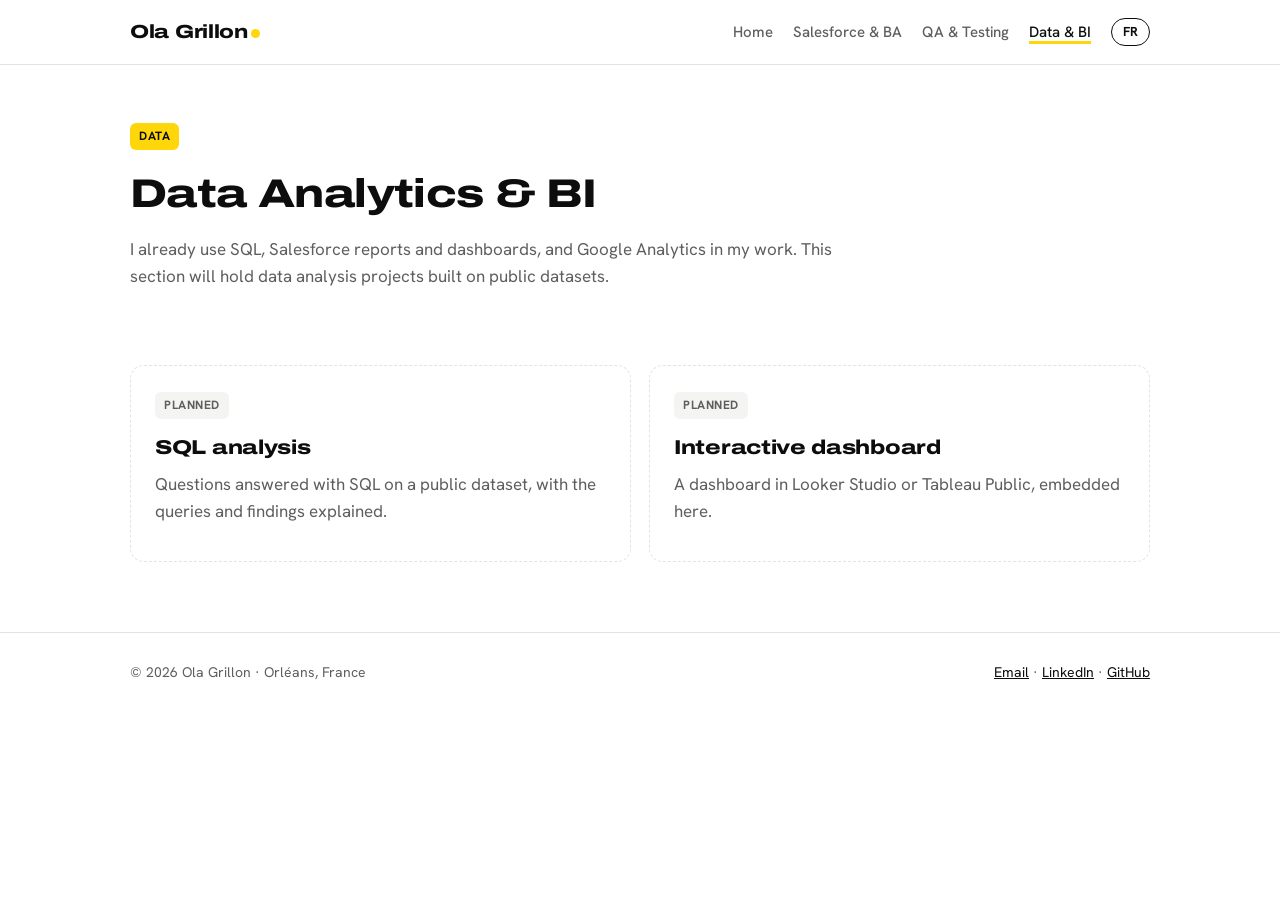
<file: data.html>
<!doctype html>
<html lang="en">
<head>
<meta charset="utf-8">
<meta name="viewport" content="width=device-width, initial-scale=1">
<title>Data Analytics &amp; BI – Ola Grillon</title>
<meta name="description" content="Portfolio of Ola Grillon: Salesforce projects and manual and exploratory QA testing.">
<link rel="alternate" hreflang="en" href="https://ola-grillon.github.io/data.html"><link rel="alternate" hreflang="fr" href="https://ola-grillon.github.io/fr/data.html">
<link rel="preconnect" href="https://fonts.googleapis.com"><link rel="preconnect" href="https://fonts.gstatic.com" crossorigin><link href="https://fonts.googleapis.com/css2?family=Archivo:wdth,wght@125,600;125,700;125,800&family=Hanken+Grotesk:wght@400;500;700;800&display=swap" rel="stylesheet">
<link rel="stylesheet" href="assets/style.css">
</head>
<body>
<header class="nav"><div class="wrap"><a class="brand" href="./">Ola Grillon<i></i></a><nav><a href="./">Home</a><a href="salesforce.html">Salesforce &amp; BA</a><a href="qa.html">QA & Testing</a><a href="data.html" class="on">Data &amp; BI</a><a class="lang" href="fr/data.html" title="Version française">FR</a></nav></div></header>
<main class="wrap">
<div class="page-head"><span class="tag y">Data</span><h1>Data Analytics &amp; BI</h1><p class="lede">I already use SQL, Salesforce reports and dashboards, and Google Analytics in my work. This section will hold data analysis projects built on public datasets.</p></div>
<section><div class="grid"><div class="card soon"><span class="tag">Planned</span><h3>SQL analysis</h3><p>Questions answered with SQL on a public dataset, with the queries and findings explained.</p></div><div class="card soon"><span class="tag">Planned</span><h3>Interactive dashboard</h3><p>A dashboard in Looker Studio or Tableau Public, embedded here.</p></div></div></section>
</main>
<footer><div class="wrap"><span>© 2026 Ola Grillon · Orléans, France</span><span><a href="mailto:olabisioyinloye1@gmail.com">Email</a> · <a href="https://www.linkedin.com/in/ola-grillon/">LinkedIn</a> · <a href="https://github.com/Ola-Grillon">GitHub</a></span></div></footer>
</body>
</html>
</file>
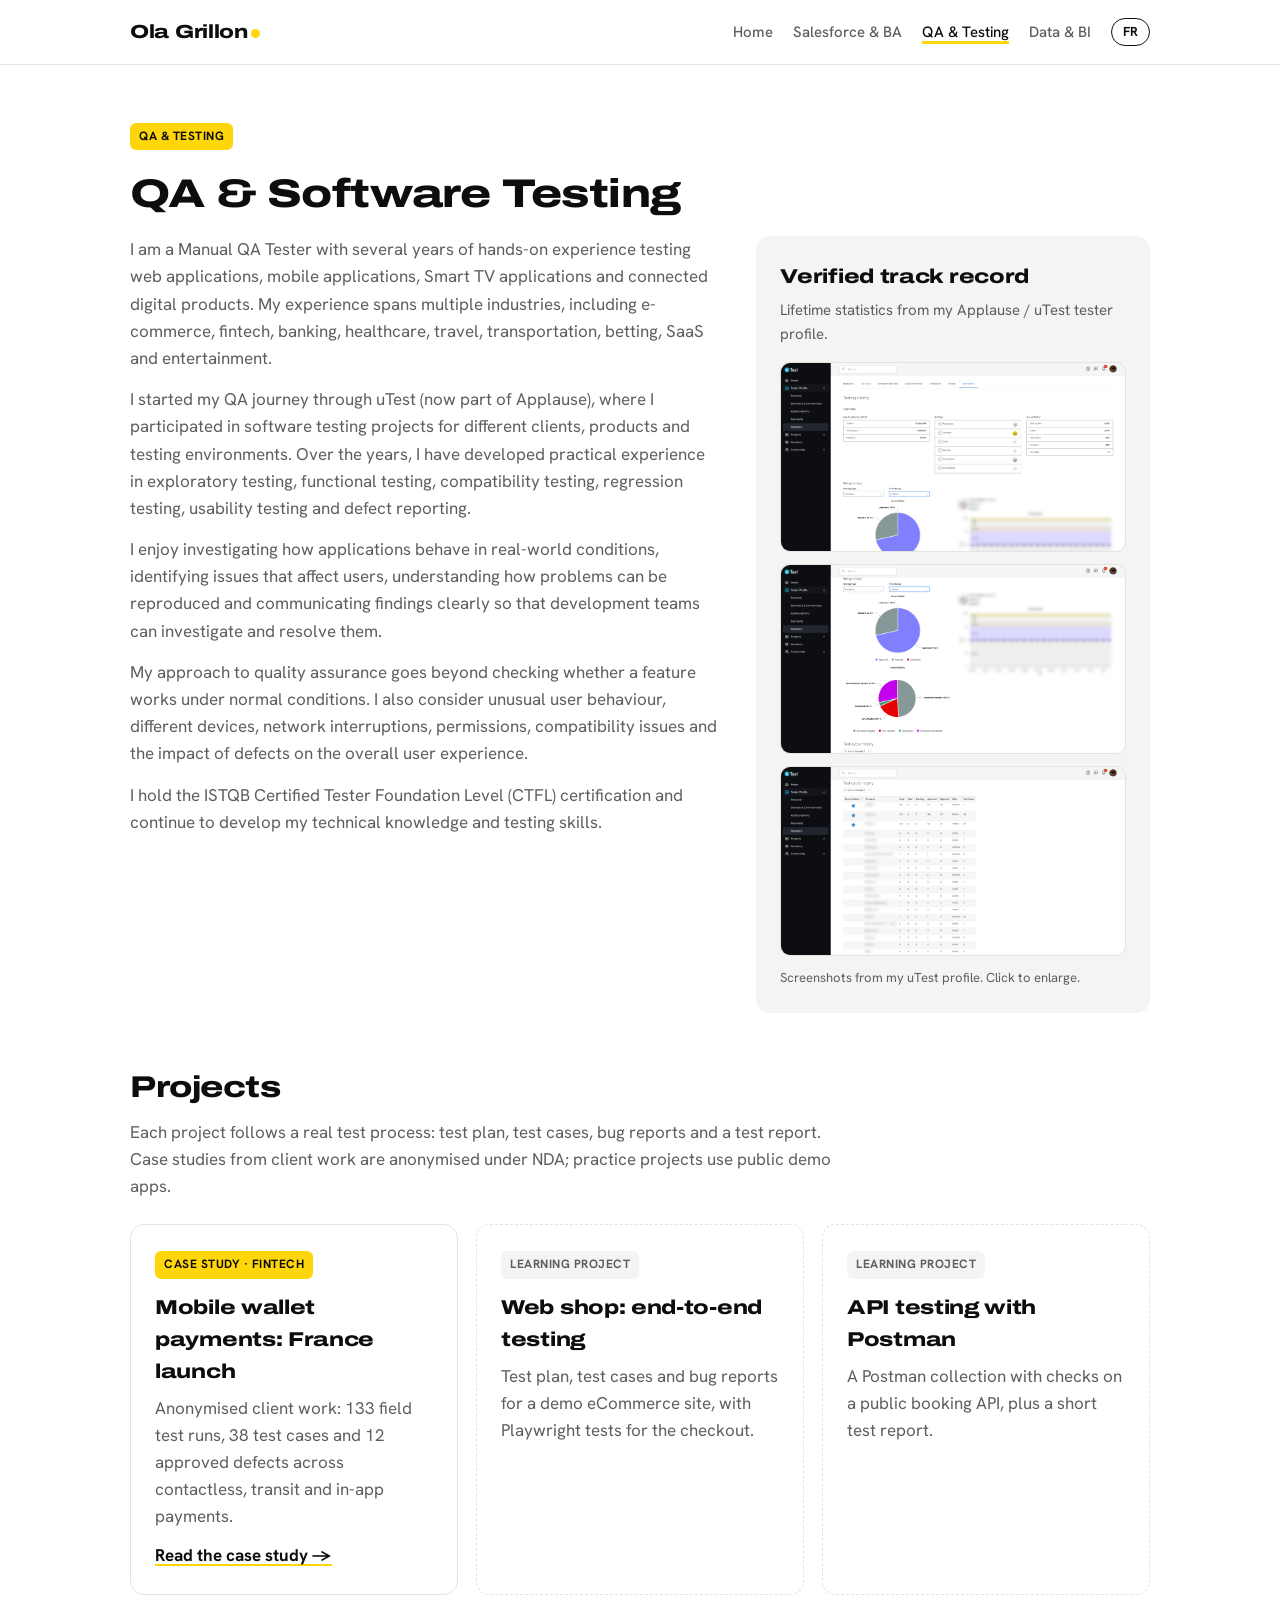
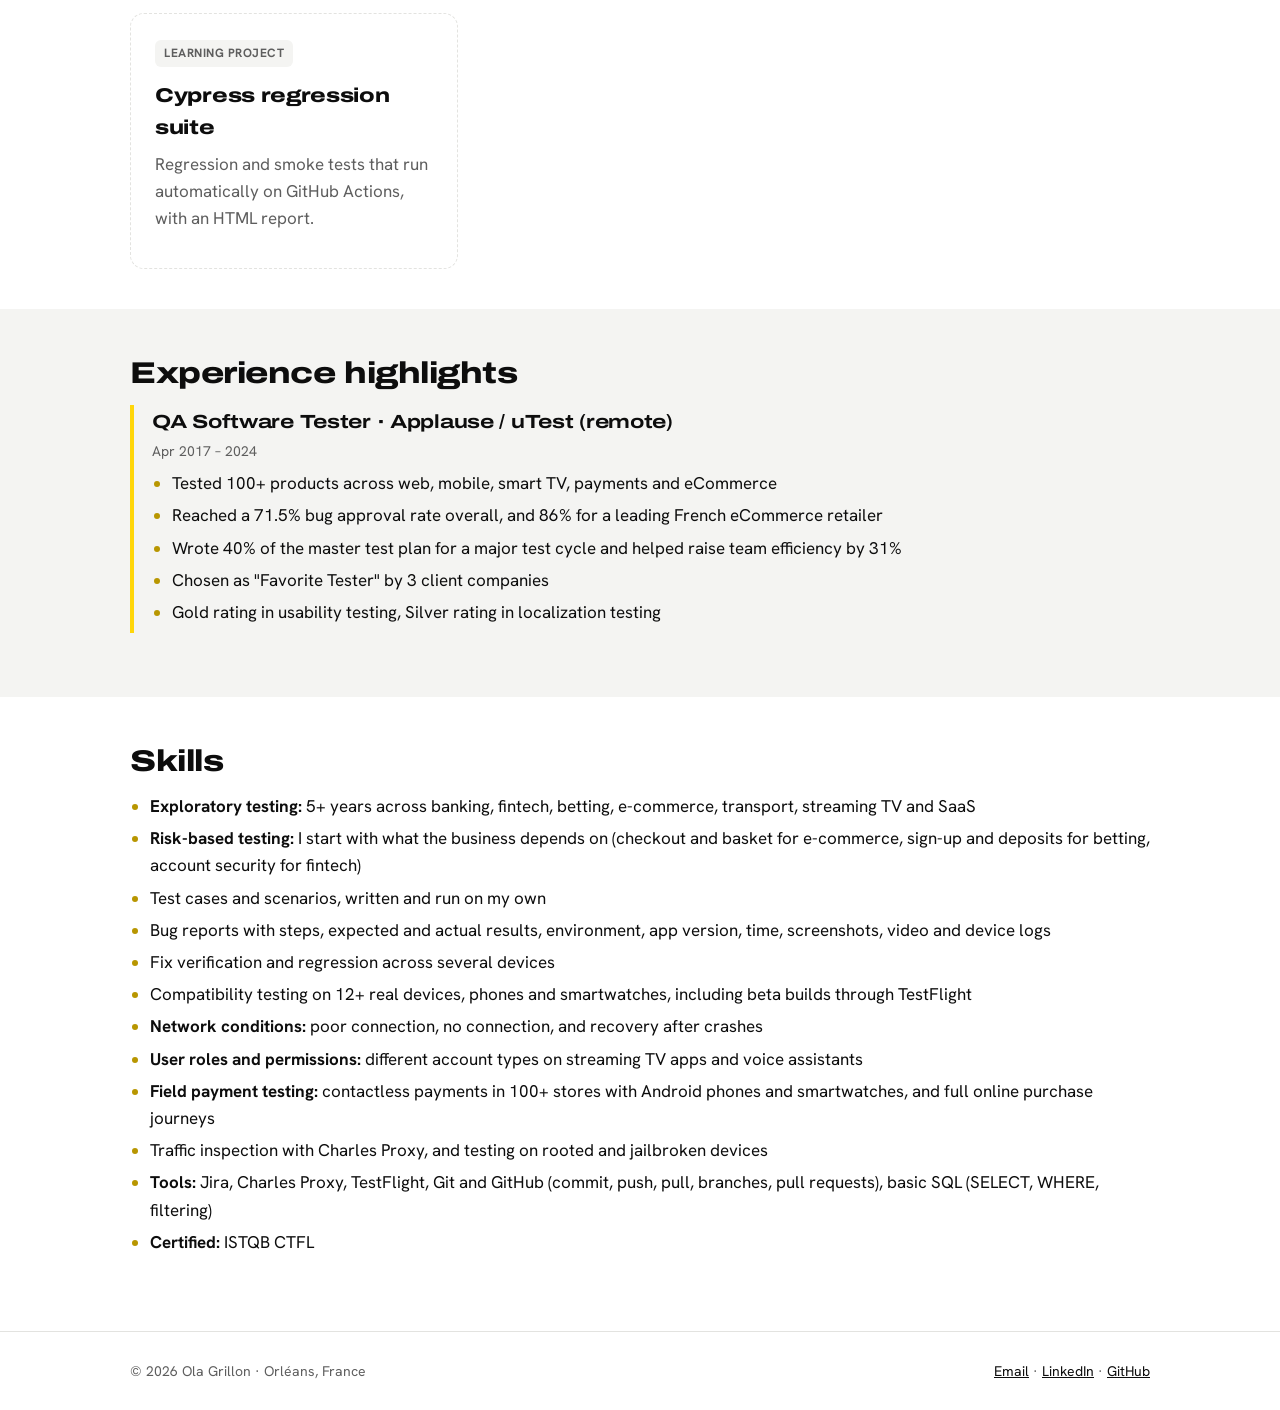
<file: qa.html>
<!doctype html>
<html lang="en">
<head>
<meta charset="utf-8">
<meta name="viewport" content="width=device-width, initial-scale=1">
<title>QA &amp; Software Testing – Ola Grillon</title>
<meta name="description" content="Portfolio of Ola Grillon: Salesforce projects and manual and exploratory QA testing.">
<link rel="alternate" hreflang="en" href="https://ola-grillon.github.io/qa.html"><link rel="alternate" hreflang="fr" href="https://ola-grillon.github.io/fr/qa.html">
<link rel="preconnect" href="https://fonts.googleapis.com"><link rel="preconnect" href="https://fonts.gstatic.com" crossorigin><link href="https://fonts.googleapis.com/css2?family=Archivo:wdth,wght@125,600;125,700;125,800&family=Hanken+Grotesk:wght@400;500;700;800&display=swap" rel="stylesheet">
<link rel="stylesheet" href="assets/style.css">
</head>
<body>
<header class="nav"><div class="wrap"><a class="brand" href="./">Ola Grillon<i></i></a><nav><a href="./">Home</a><a href="salesforce.html">Salesforce &amp; BA</a><a href="qa.html" class="on">QA & Testing</a><a href="data.html">Data &amp; BI</a><a class="lang" href="fr/qa.html" title="Version française">FR</a></nav></div></header>
<main class="wrap">
<div class="page-head"><span class="tag y">QA &amp; Testing</span><h1>QA &amp; Software Testing</h1><div class="qa-intro"><div class="qa-about"><p class="lede" style="margin-bottom:14px">I am a Manual QA Tester with several years of hands-on experience testing web applications, mobile applications, Smart TV applications and connected digital products. My experience spans multiple industries, including e-commerce, fintech, banking, healthcare, travel, transportation, betting, SaaS and entertainment.</p><p class="lede" style="margin-bottom:14px">I started my QA journey through uTest (now part of Applause), where I participated in software testing projects for different clients, products and testing environments. Over the years, I have developed practical experience in exploratory testing, functional testing, compatibility testing, regression testing, usability testing and defect reporting.</p><p class="lede" style="margin-bottom:14px">I enjoy investigating how applications behave in real-world conditions, identifying issues that affect users, understanding how problems can be reproduced and communicating findings clearly so that development teams can investigate and resolve them.</p><p class="lede" style="margin-bottom:14px">My approach to quality assurance goes beyond checking whether a feature works under normal conditions. I also consider unusual user behaviour, different devices, network interruptions, permissions, compatibility issues and the impact of defects on the overall user experience.</p><p class="lede" style="margin-bottom:14px">I hold the ISTQB Certified Tester Foundation Level (CTFL) certification and continue to develop my technical knowledge and testing skills.</p></div><aside class="track-record"><h3>Verified track record</h3><p class="track-sub">Lifetime statistics from my Applause / uTest tester profile.</p><div class="track-shots"><a class="track-shot" href="assets/images/utest_overview.png" target="_blank" rel="noopener"><img src="assets/images/utest_overview.png" alt="uTest profile overview: test cycles, issues, test cases and products" loading="lazy"></a><a class="track-shot" href="assets/images/utest_issues_quality.png" target="_blank" rel="noopener"><img src="assets/images/utest_issues_quality.png" alt="uTest charts: issue approval rate and issue quality" loading="lazy"></a><a class="track-shot" href="assets/images/utest_test_cycle_history.png" target="_blank" rel="noopener"><img src="assets/images/utest_test_cycle_history.png" alt="uTest test cycle history" loading="lazy"></a></div><p class="track-caption">Screenshots from my uTest profile. Click to enlarge.</p></aside></div></div>
<section><h2>Projects</h2><p class="lede">Each project follows a real test process: test plan, test cases, bug reports and a test report. Case studies from client work are anonymised under NDA; practice projects use public demo apps.</p><div class="grid"><div class="card"><span class="tag y">Case study · Fintech</span><h3>Mobile wallet payments: France launch</h3><p>Anonymised client work: 133 field test runs, 38 test cases and 12 approved defects across contactless, transit and in-app payments.</p><a class="more" href="case-study-payments.html">Read the case study &rarr;</a></div><div class="card soon"><span class="tag">Learning project</span><h3>Web shop: end-to-end testing</h3><p>Test plan, test cases and bug reports for a demo eCommerce site, with Playwright tests for the checkout.</p></div><div class="card soon"><span class="tag">Learning project</span><h3>API testing with Postman</h3><p>A Postman collection with checks on a public booking API, plus a short test report.</p></div><div class="card soon"><span class="tag">Learning project</span><h3>Cypress regression suite</h3><p>Regression and smoke tests that run automatically on GitHub Actions, with an HTML report.</p></div></div></section>
<section class="band"><h2>Experience highlights</h2><div class="job"><h3>QA Software Tester · Applause / uTest (remote)</h3><div class="when">Apr 2017 – 2024</div><ul class="clean"><li>Tested 100+ products across web, mobile, smart TV, payments and eCommerce</li><li>Reached a 71.5% bug approval rate overall, and 86% for a leading French eCommerce retailer</li><li>Wrote 40% of the master test plan for a major test cycle and helped raise team efficiency by 31%</li><li>Chosen as "Favorite Tester" by 3 client companies</li><li>Gold rating in usability testing, Silver rating in localization testing</li></ul></div></section>
<section><h2>Skills</h2><ul class="clean"><li><b>Exploratory testing:</b> 5+ years across banking, fintech, betting, e-commerce, transport, streaming TV and SaaS</li><li><b>Risk-based testing:</b> I start with what the business depends on (checkout and basket for e-commerce, sign-up and deposits for betting, account security for fintech)</li><li>Test cases and scenarios, written and run on my own</li><li>Bug reports with steps, expected and actual results, environment, app version, time, screenshots, video and device logs</li><li>Fix verification and regression across several devices</li><li>Compatibility testing on 12+ real devices, phones and smartwatches, including beta builds through TestFlight</li><li><b>Network conditions:</b> poor connection, no connection, and recovery after crashes</li><li><b>User roles and permissions:</b> different account types on streaming TV apps and voice assistants</li><li><b>Field payment testing:</b> contactless payments in 100+ stores with Android phones and smartwatches, and full online purchase journeys</li><li>Traffic inspection with Charles Proxy, and testing on rooted and jailbroken devices</li><li><b>Tools:</b> Jira, Charles Proxy, TestFlight, Git and GitHub (commit, push, pull, branches, pull requests), basic SQL (SELECT, WHERE, filtering)</li><li><b>Certified:</b> ISTQB CTFL</li></ul></section>
</main>
<footer><div class="wrap"><span>© 2026 Ola Grillon · Orléans, France</span><span><a href="mailto:olabisioyinloye1@gmail.com">Email</a> · <a href="https://www.linkedin.com/in/ola-grillon/">LinkedIn</a> · <a href="https://github.com/Ola-Grillon">GitHub</a></span></div></footer>
</body>
</html>
</file>
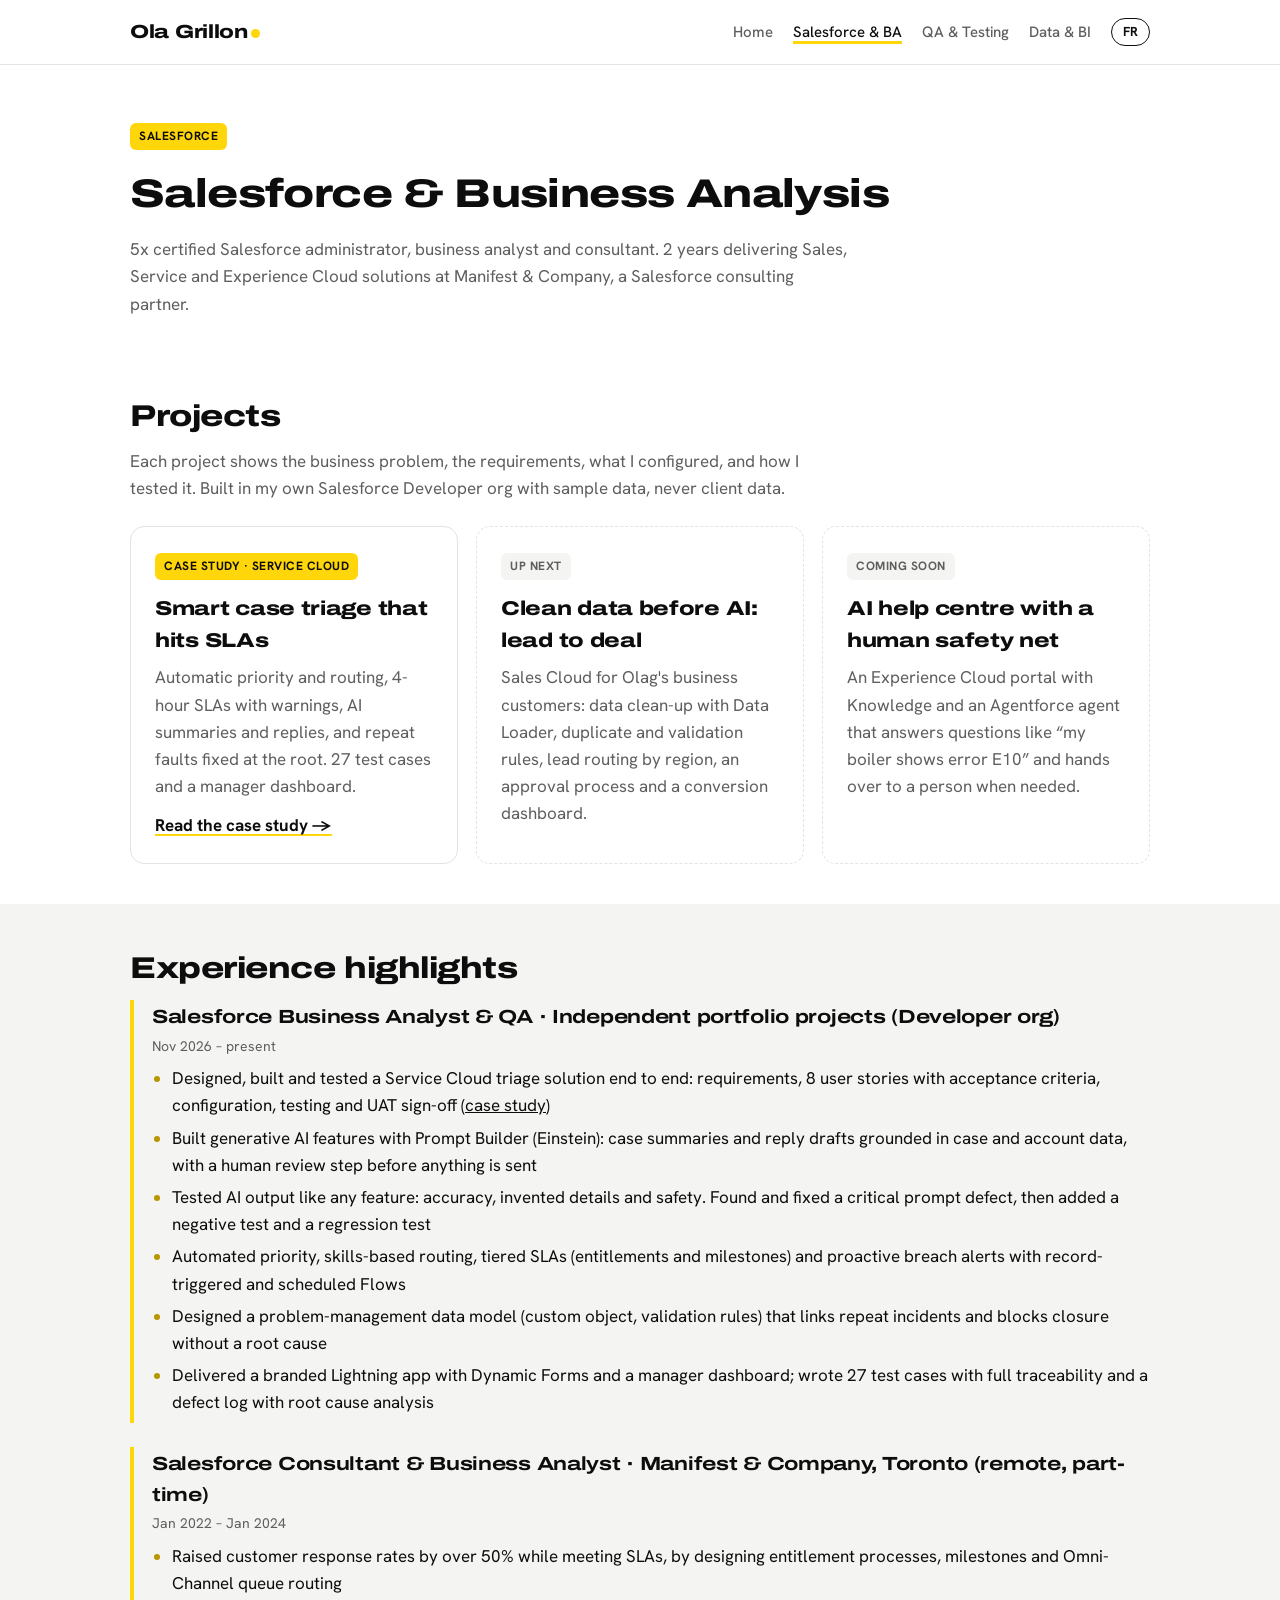
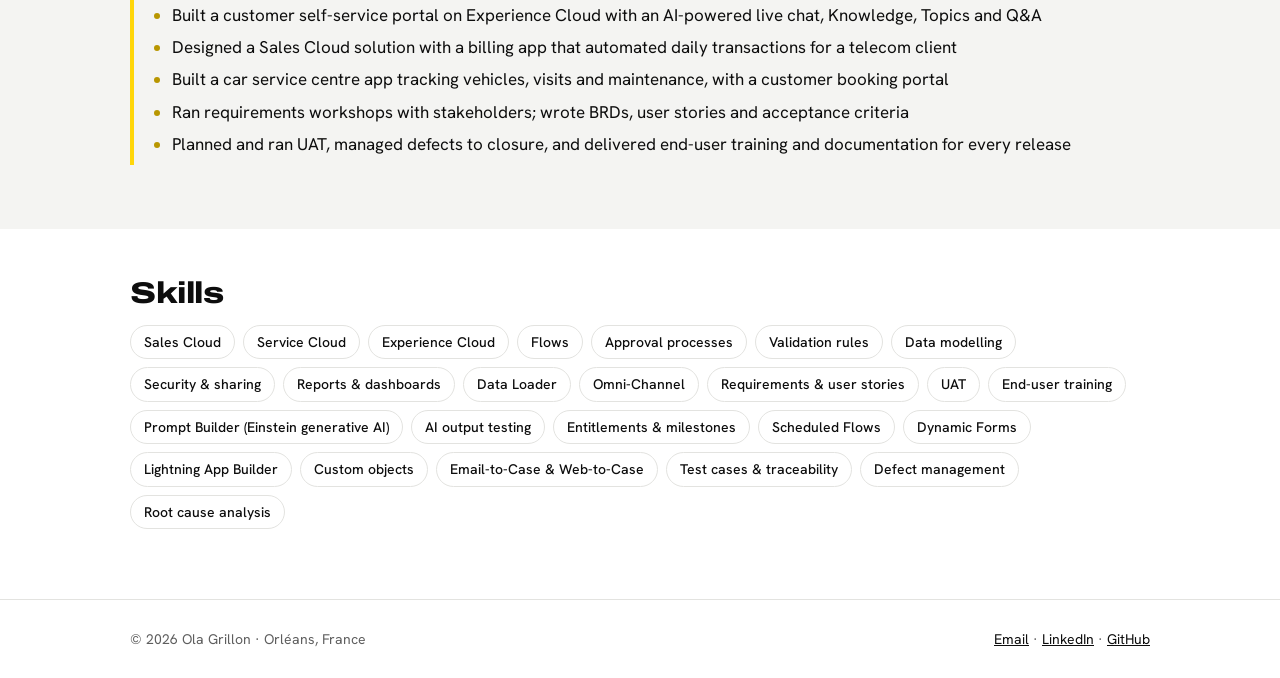
<file: salesforce.html>
<!doctype html>
<html lang="en">
<head>
<meta charset="utf-8">
<meta name="viewport" content="width=device-width, initial-scale=1">
<title>Salesforce &amp; Business Analysis – Ola Grillon</title>
<meta name="description" content="Portfolio of Ola Grillon: Salesforce projects and manual and exploratory QA testing.">
<link rel="alternate" hreflang="en" href="https://ola-grillon.github.io/salesforce.html"><link rel="alternate" hreflang="fr" href="https://ola-grillon.github.io/fr/salesforce.html">
<link rel="preconnect" href="https://fonts.googleapis.com"><link rel="preconnect" href="https://fonts.gstatic.com" crossorigin><link href="https://fonts.googleapis.com/css2?family=Archivo:wdth,wght@125,600;125,700;125,800&family=Hanken+Grotesk:wght@400;500;700;800&display=swap" rel="stylesheet">
<link rel="stylesheet" href="assets/style.css">
</head>
<body>
<header class="nav"><div class="wrap"><a class="brand" href="./">Ola Grillon<i></i></a><nav><a href="./">Home</a><a href="salesforce.html" class="on">Salesforce &amp; BA</a><a href="qa.html">QA & Testing</a><a href="data.html">Data &amp; BI</a><a class="lang" href="fr/salesforce.html" title="Version française">FR</a></nav></div></header>
<main class="wrap">
<div class="page-head"><span class="tag y">Salesforce</span><h1>Salesforce &amp; Business Analysis</h1><p class="lede">5x certified Salesforce administrator, business analyst and consultant. 2 years delivering Sales, Service and Experience Cloud solutions at Manifest &amp; Company, a Salesforce consulting partner.</p></div>
<section><h2>Projects</h2><p class="lede">Each project shows the business problem, the requirements, what I configured, and how I tested it. Built in my own Salesforce Developer org with sample data, never client data.</p><div class="grid"><div class="card"><span class="tag y">Case study · Service Cloud</span><h3>Smart case triage that hits SLAs</h3><p>Automatic priority and routing, 4-hour SLAs with warnings, AI summaries and replies, and repeat faults fixed at the root. 27 test cases and a manager dashboard.</p><a class="more" href="case-study-olag-service-cloud.html">Read the case study &rarr;</a></div><div class="card soon"><span class="tag">Up next</span><h3>Clean data before AI: lead to deal</h3><p>Sales Cloud for Olag's business customers: data clean-up with Data Loader, duplicate and validation rules, lead routing by region, an approval process and a conversion dashboard.</p></div><div class="card soon"><span class="tag">Coming soon</span><h3>AI help centre with a human safety net</h3><p>An Experience Cloud portal with Knowledge and an Agentforce agent that answers questions like “my boiler shows error E10” and hands over to a person when needed.</p></div></div></section>
<section class="band"><h2>Experience highlights</h2><div class="job"><h3>Salesforce Business Analyst &amp; QA · Independent portfolio projects (Developer org)</h3><div class="when">Nov 2026 – present</div><ul class="clean"><li>Designed, built and tested a Service Cloud triage solution end to end: requirements, 8 user stories with acceptance criteria, configuration, testing and UAT sign-off (<a href="case-study-olag-service-cloud.html">case study</a>)</li><li>Built generative AI features with Prompt Builder (Einstein): case summaries and reply drafts grounded in case and account data, with a human review step before anything is sent</li><li>Tested AI output like any feature: accuracy, invented details and safety. Found and fixed a critical prompt defect, then added a negative test and a regression test</li><li>Automated priority, skills-based routing, tiered SLAs (entitlements and milestones) and proactive breach alerts with record-triggered and scheduled Flows</li><li>Designed a problem-management data model (custom object, validation rules) that links repeat incidents and blocks closure without a root cause</li><li>Delivered a branded Lightning app with Dynamic Forms and a manager dashboard; wrote 27 test cases with full traceability and a defect log with root cause analysis</li></ul></div><div class="job"><h3>Salesforce Consultant &amp; Business Analyst · Manifest &amp; Company, Toronto (remote, part-time)</h3><div class="when">Jan 2022 – Jan 2024</div><ul class="clean"><li>Raised customer response rates by over 50% while meeting SLAs, by designing entitlement processes, milestones and Omni-Channel queue routing</li><li>Built a customer self-service portal on Experience Cloud with an AI-powered live chat, Knowledge, Topics and Q&amp;A</li><li>Designed a Sales Cloud solution with a billing app that automated daily transactions for a telecom client</li><li>Built a car service centre app tracking vehicles, visits and maintenance, with a customer booking portal</li><li>Ran requirements workshops with stakeholders; wrote BRDs, user stories and acceptance criteria</li><li>Planned and ran UAT, managed defects to closure, and delivered end-user training and documentation for every release</li></ul></div></section>
<section><h2>Skills</h2><div class="chips"><span class="chip">Sales Cloud</span><span class="chip">Service Cloud</span><span class="chip">Experience Cloud</span><span class="chip">Flows</span><span class="chip">Approval processes</span><span class="chip">Validation rules</span><span class="chip">Data modelling</span><span class="chip">Security &amp; sharing</span><span class="chip">Reports &amp; dashboards</span><span class="chip">Data Loader</span><span class="chip">Omni-Channel</span><span class="chip">Requirements &amp; user stories</span><span class="chip">UAT</span><span class="chip">End-user training</span><span class="chip">Prompt Builder (Einstein generative AI)</span><span class="chip">AI output testing</span><span class="chip">Entitlements &amp; milestones</span><span class="chip">Scheduled Flows</span><span class="chip">Dynamic Forms</span><span class="chip">Lightning App Builder</span><span class="chip">Custom objects</span><span class="chip">Email-to-Case &amp; Web-to-Case</span><span class="chip">Test cases &amp; traceability</span><span class="chip">Defect management</span><span class="chip">Root cause analysis</span></div></section>
</main>
<footer><div class="wrap"><span>© 2026 Ola Grillon · Orléans, France</span><span><a href="mailto:olabisioyinloye1@gmail.com">Email</a> · <a href="https://www.linkedin.com/in/ola-grillon/">LinkedIn</a> · <a href="https://github.com/Ola-Grillon">GitHub</a></span></div></footer>
</body>
</html>
</file>
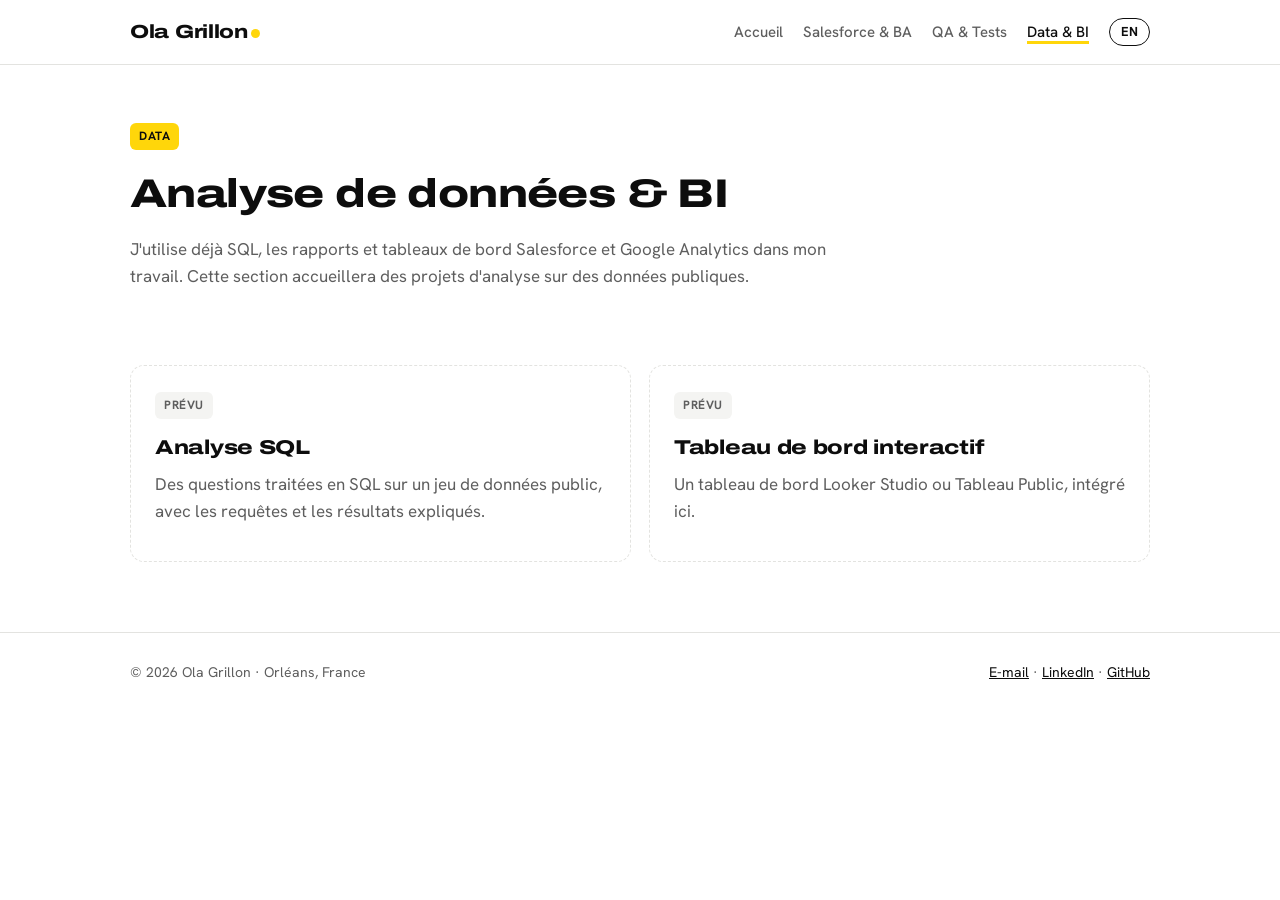
<file: fr/data.html>
<!doctype html>
<html lang="fr">
<head>
<meta charset="utf-8">
<meta name="viewport" content="width=device-width, initial-scale=1">
<title>Analyse de données &amp; BI – Ola Grillon</title>
<meta name="description" content="Portfolio d'Ola Grillon : projets Salesforce et tests QA manuels et exploratoires.">
<link rel="alternate" hreflang="en" href="https://ola-grillon.github.io/data.html"><link rel="alternate" hreflang="fr" href="https://ola-grillon.github.io/fr/data.html">
<link rel="preconnect" href="https://fonts.googleapis.com"><link rel="preconnect" href="https://fonts.gstatic.com" crossorigin><link href="https://fonts.googleapis.com/css2?family=Archivo:wdth,wght@125,600;125,700;125,800&family=Hanken+Grotesk:wght@400;500;700;800&display=swap" rel="stylesheet">
<link rel="stylesheet" href="../assets/style.css">
</head>
<body>
<header class="nav"><div class="wrap"><a class="brand" href="./">Ola Grillon<i></i></a><nav><a href="./">Accueil</a><a href="salesforce.html">Salesforce &amp; BA</a><a href="qa.html">QA & Tests</a><a href="data.html" class="on">Data &amp; BI</a><a class="lang" href="../data.html" title="English version">EN</a></nav></div></header>
<main class="wrap">
<div class="page-head"><span class="tag y">Data</span><h1>Analyse de données &amp; BI</h1><p class="lede">J'utilise déjà SQL, les rapports et tableaux de bord Salesforce et Google Analytics dans mon travail. Cette section accueillera des projets d'analyse sur des données publiques.</p></div>
<section><div class="grid"><div class="card soon"><span class="tag">Prévu</span><h3>Analyse SQL</h3><p>Des questions traitées en SQL sur un jeu de données public, avec les requêtes et les résultats expliqués.</p></div><div class="card soon"><span class="tag">Prévu</span><h3>Tableau de bord interactif</h3><p>Un tableau de bord Looker Studio ou Tableau Public, intégré ici.</p></div></div></section>
</main>
<footer><div class="wrap"><span>© 2026 Ola Grillon · Orléans, France</span><span><a href="mailto:olabisioyinloye1@gmail.com">E-mail</a> · <a href="https://www.linkedin.com/in/ola-grillon/">LinkedIn</a> · <a href="https://github.com/Ola-Grillon">GitHub</a></span></div></footer>
</body>
</html>
</file>
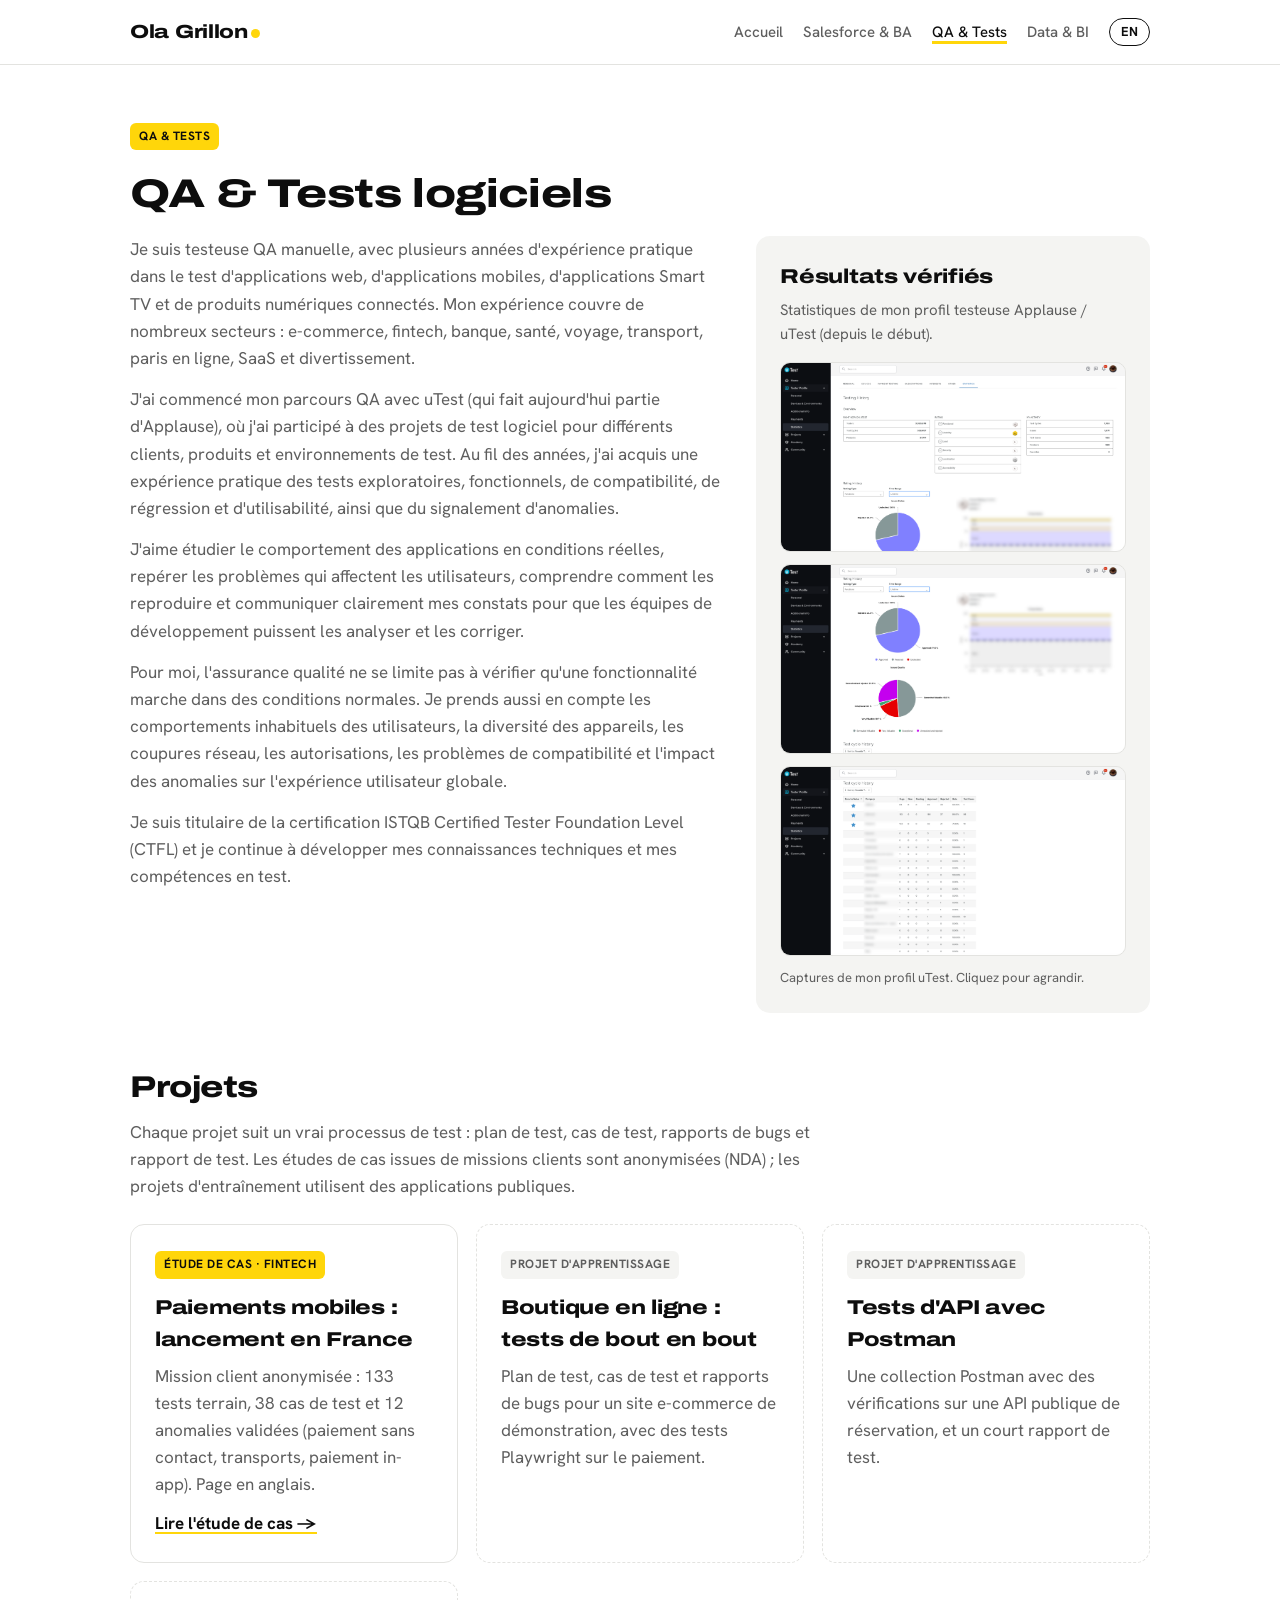
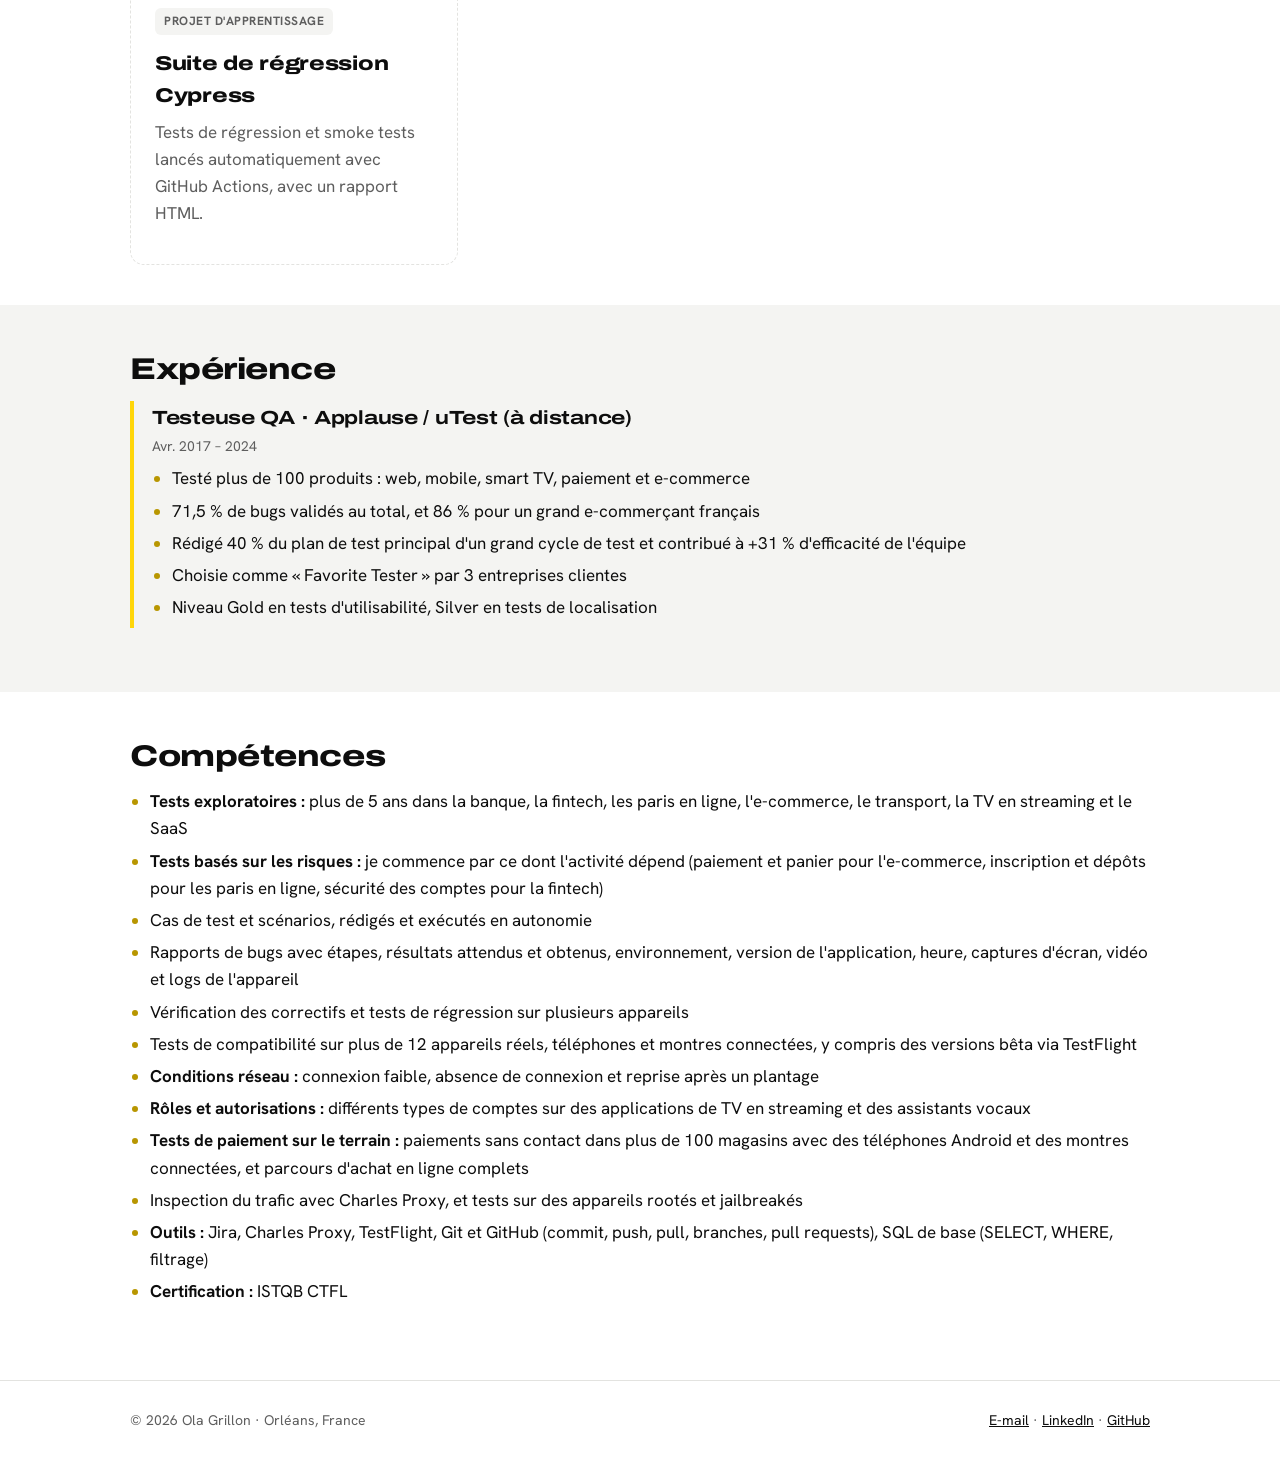
<file: fr/qa.html>
<!doctype html>
<html lang="fr">
<head>
<meta charset="utf-8">
<meta name="viewport" content="width=device-width, initial-scale=1">
<title>QA &amp; Tests logiciels – Ola Grillon</title>
<meta name="description" content="Portfolio d'Ola Grillon : projets Salesforce et tests QA manuels et exploratoires.">
<link rel="alternate" hreflang="en" href="https://ola-grillon.github.io/qa.html"><link rel="alternate" hreflang="fr" href="https://ola-grillon.github.io/fr/qa.html">
<link rel="preconnect" href="https://fonts.googleapis.com"><link rel="preconnect" href="https://fonts.gstatic.com" crossorigin><link href="https://fonts.googleapis.com/css2?family=Archivo:wdth,wght@125,600;125,700;125,800&family=Hanken+Grotesk:wght@400;500;700;800&display=swap" rel="stylesheet">
<link rel="stylesheet" href="../assets/style.css">
</head>
<body>
<header class="nav"><div class="wrap"><a class="brand" href="./">Ola Grillon<i></i></a><nav><a href="./">Accueil</a><a href="salesforce.html">Salesforce &amp; BA</a><a href="qa.html" class="on">QA & Tests</a><a href="data.html">Data &amp; BI</a><a class="lang" href="../qa.html" title="English version">EN</a></nav></div></header>
<main class="wrap">
<div class="page-head"><span class="tag y">QA &amp; Tests</span><h1>QA &amp; Tests logiciels</h1><div class="qa-intro"><div class="qa-about"><p class="lede" style="margin-bottom:14px">Je suis testeuse QA manuelle, avec plusieurs années d'expérience pratique dans le test d'applications web, d'applications mobiles, d'applications Smart TV et de produits numériques connectés. Mon expérience couvre de nombreux secteurs : e-commerce, fintech, banque, santé, voyage, transport, paris en ligne, SaaS et divertissement.</p><p class="lede" style="margin-bottom:14px">J'ai commencé mon parcours QA avec uTest (qui fait aujourd'hui partie d'Applause), où j'ai participé à des projets de test logiciel pour différents clients, produits et environnements de test. Au fil des années, j'ai acquis une expérience pratique des tests exploratoires, fonctionnels, de compatibilité, de régression et d'utilisabilité, ainsi que du signalement d'anomalies.</p><p class="lede" style="margin-bottom:14px">J'aime étudier le comportement des applications en conditions réelles, repérer les problèmes qui affectent les utilisateurs, comprendre comment les reproduire et communiquer clairement mes constats pour que les équipes de développement puissent les analyser et les corriger.</p><p class="lede" style="margin-bottom:14px">Pour moi, l'assurance qualité ne se limite pas à vérifier qu'une fonctionnalité marche dans des conditions normales. Je prends aussi en compte les comportements inhabituels des utilisateurs, la diversité des appareils, les coupures réseau, les autorisations, les problèmes de compatibilité et l'impact des anomalies sur l'expérience utilisateur globale.</p><p class="lede" style="margin-bottom:14px">Je suis titulaire de la certification ISTQB Certified Tester Foundation Level (CTFL) et je continue à développer mes connaissances techniques et mes compétences en test.</p></div><aside class="track-record"><h3>Résultats vérifiés</h3><p class="track-sub">Statistiques de mon profil testeuse Applause / uTest (depuis le début).</p><div class="track-shots"><a class="track-shot" href="../assets/images/utest_overview.png" target="_blank" rel="noopener"><img src="../assets/images/utest_overview.png" alt="Profil uTest : cycles de test, bugs, cas de test et produits" loading="lazy"></a><a class="track-shot" href="../assets/images/utest_issues_quality.png" target="_blank" rel="noopener"><img src="../assets/images/utest_issues_quality.png" alt="Graphiques uTest : taux de validation et qualité des bugs" loading="lazy"></a><a class="track-shot" href="../assets/images/utest_test_cycle_history.png" target="_blank" rel="noopener"><img src="../assets/images/utest_test_cycle_history.png" alt="Historique des cycles de test uTest" loading="lazy"></a></div><p class="track-caption">Captures de mon profil uTest. Cliquez pour agrandir.</p></aside></div></div>
<section><h2>Projets</h2><p class="lede">Chaque projet suit un vrai processus de test : plan de test, cas de test, rapports de bugs et rapport de test. Les études de cas issues de missions clients sont anonymisées (NDA) ; les projets d'entraînement utilisent des applications publiques.</p><div class="grid"><div class="card"><span class="tag y">Étude de cas · Fintech</span><h3>Paiements mobiles : lancement en France</h3><p>Mission client anonymisée : 133 tests terrain, 38 cas de test et 12 anomalies validées (paiement sans contact, transports, paiement in-app). Page en anglais.</p><a class="more" href="../case-study-payments.html">Lire l'étude de cas &rarr;</a></div><div class="card soon"><span class="tag">Projet d'apprentissage</span><h3>Boutique en ligne : tests de bout en bout</h3><p>Plan de test, cas de test et rapports de bugs pour un site e-commerce de démonstration, avec des tests Playwright sur le paiement.</p></div><div class="card soon"><span class="tag">Projet d'apprentissage</span><h3>Tests d'API avec Postman</h3><p>Une collection Postman avec des vérifications sur une API publique de réservation, et un court rapport de test.</p></div><div class="card soon"><span class="tag">Projet d'apprentissage</span><h3>Suite de régression Cypress</h3><p>Tests de régression et smoke tests lancés automatiquement avec GitHub Actions, avec un rapport HTML.</p></div></div></section>
<section class="band"><h2>Expérience</h2><div class="job"><h3>Testeuse QA · Applause / uTest (à distance)</h3><div class="when">Avr. 2017 – 2024</div><ul class="clean"><li>Testé plus de 100 produits : web, mobile, smart TV, paiement et e-commerce</li><li>71,5 % de bugs validés au total, et 86 % pour un grand e-commerçant français</li><li>Rédigé 40 % du plan de test principal d'un grand cycle de test et contribué à +31 % d'efficacité de l'équipe</li><li>Choisie comme « Favorite Tester » par 3 entreprises clientes</li><li>Niveau Gold en tests d'utilisabilité, Silver en tests de localisation</li></ul></div></section>
<section><h2>Compétences</h2><ul class="clean"><li><b>Tests exploratoires :</b> plus de 5 ans dans la banque, la fintech, les paris en ligne, l'e-commerce, le transport, la TV en streaming et le SaaS</li><li><b>Tests basés sur les risques :</b> je commence par ce dont l'activité dépend (paiement et panier pour l'e-commerce, inscription et dépôts pour les paris en ligne, sécurité des comptes pour la fintech)</li><li>Cas de test et scénarios, rédigés et exécutés en autonomie</li><li>Rapports de bugs avec étapes, résultats attendus et obtenus, environnement, version de l'application, heure, captures d'écran, vidéo et logs de l'appareil</li><li>Vérification des correctifs et tests de régression sur plusieurs appareils</li><li>Tests de compatibilité sur plus de 12 appareils réels, téléphones et montres connectées, y compris des versions bêta via TestFlight</li><li><b>Conditions réseau :</b> connexion faible, absence de connexion et reprise après un plantage</li><li><b>Rôles et autorisations :</b> différents types de comptes sur des applications de TV en streaming et des assistants vocaux</li><li><b>Tests de paiement sur le terrain :</b> paiements sans contact dans plus de 100 magasins avec des téléphones Android et des montres connectées, et parcours d'achat en ligne complets</li><li>Inspection du trafic avec Charles Proxy, et tests sur des appareils rootés et jailbreakés</li><li><b>Outils :</b> Jira, Charles Proxy, TestFlight, Git et GitHub (commit, push, pull, branches, pull requests), SQL de base (SELECT, WHERE, filtrage)</li><li><b>Certification :</b> ISTQB CTFL</li></ul></section>
</main>
<footer><div class="wrap"><span>© 2026 Ola Grillon · Orléans, France</span><span><a href="mailto:olabisioyinloye1@gmail.com">E-mail</a> · <a href="https://www.linkedin.com/in/ola-grillon/">LinkedIn</a> · <a href="https://github.com/Ola-Grillon">GitHub</a></span></div></footer>
</body>
</html>
</file>
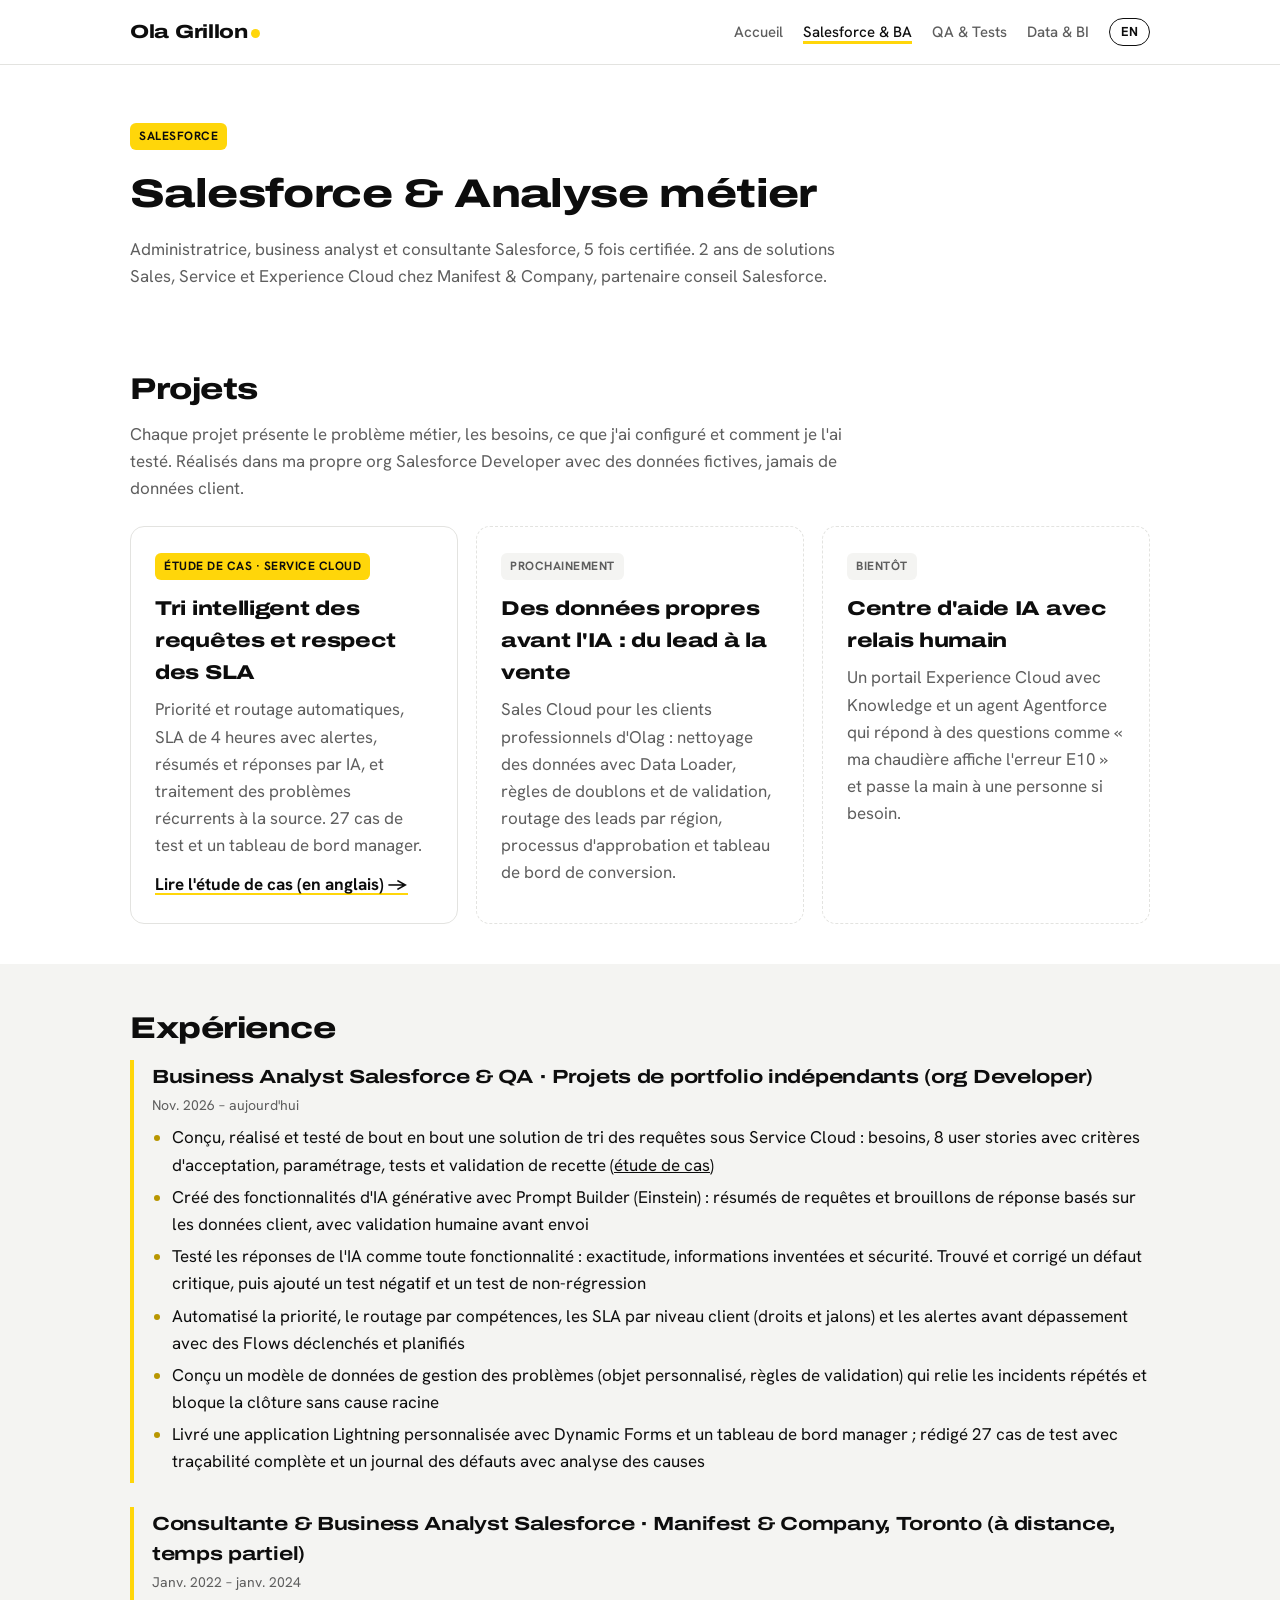
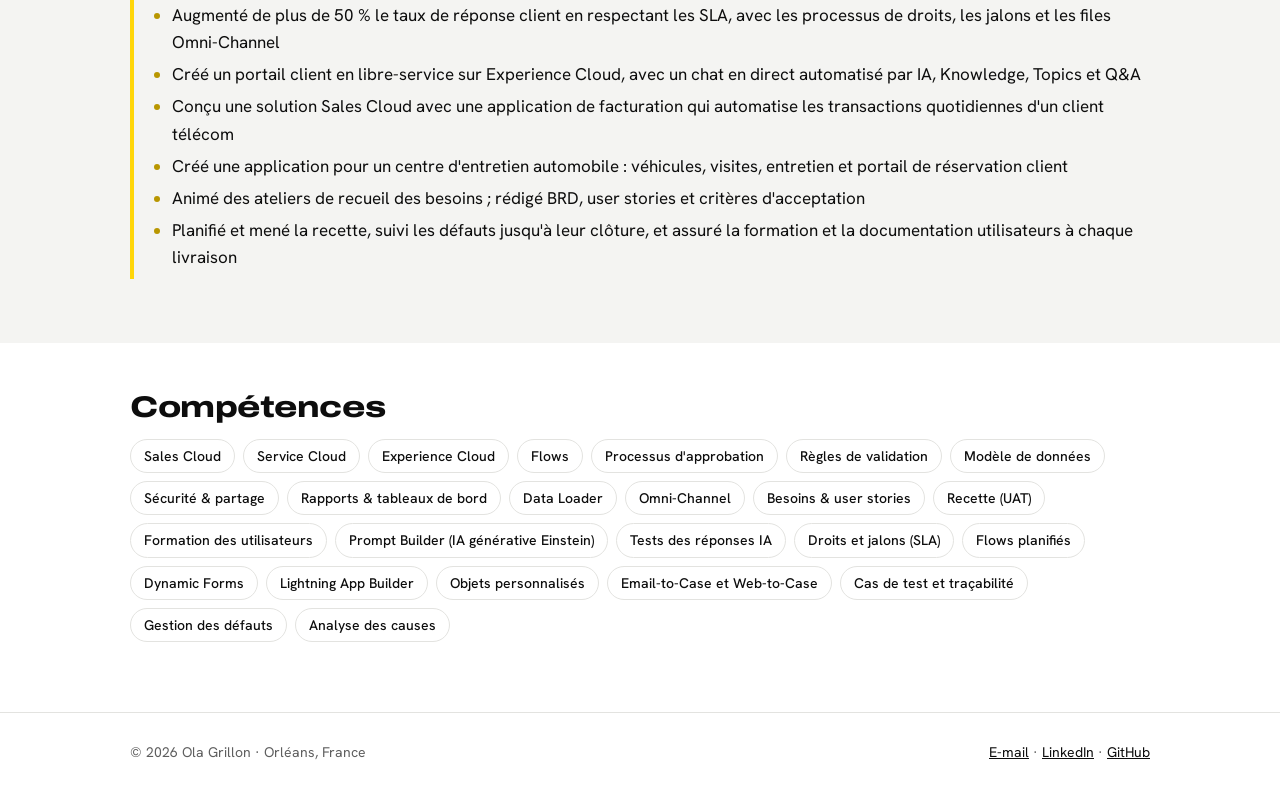
<file: fr/salesforce.html>
<!doctype html>
<html lang="fr">
<head>
<meta charset="utf-8">
<meta name="viewport" content="width=device-width, initial-scale=1">
<title>Salesforce &amp; Analyse métier – Ola Grillon</title>
<meta name="description" content="Portfolio d'Ola Grillon : projets Salesforce et tests QA manuels et exploratoires.">
<link rel="alternate" hreflang="en" href="https://ola-grillon.github.io/salesforce.html"><link rel="alternate" hreflang="fr" href="https://ola-grillon.github.io/fr/salesforce.html">
<link rel="preconnect" href="https://fonts.googleapis.com"><link rel="preconnect" href="https://fonts.gstatic.com" crossorigin><link href="https://fonts.googleapis.com/css2?family=Archivo:wdth,wght@125,600;125,700;125,800&family=Hanken+Grotesk:wght@400;500;700;800&display=swap" rel="stylesheet">
<link rel="stylesheet" href="../assets/style.css">
</head>
<body>
<header class="nav"><div class="wrap"><a class="brand" href="./">Ola Grillon<i></i></a><nav><a href="./">Accueil</a><a href="salesforce.html" class="on">Salesforce &amp; BA</a><a href="qa.html">QA & Tests</a><a href="data.html">Data &amp; BI</a><a class="lang" href="../salesforce.html" title="English version">EN</a></nav></div></header>
<main class="wrap">
<div class="page-head"><span class="tag y">Salesforce</span><h1>Salesforce &amp; Analyse métier</h1><p class="lede">Administratrice, business analyst et consultante Salesforce, 5 fois certifiée. 2 ans de solutions Sales, Service et Experience Cloud chez Manifest &amp; Company, partenaire conseil Salesforce.</p></div>
<section><h2>Projets</h2><p class="lede">Chaque projet présente le problème métier, les besoins, ce que j'ai configuré et comment je l'ai testé. Réalisés dans ma propre org Salesforce Developer avec des données fictives, jamais de données client.</p><div class="grid"><div class="card"><span class="tag y">Étude de cas · Service Cloud</span><h3>Tri intelligent des requêtes et respect des SLA</h3><p>Priorité et routage automatiques, SLA de 4 heures avec alertes, résumés et réponses par IA, et traitement des problèmes récurrents à la source. 27 cas de test et un tableau de bord manager.</p><a class="more" href="../case-study-olag-service-cloud.html">Lire l'étude de cas (en anglais) &rarr;</a></div><div class="card soon"><span class="tag">Prochainement</span><h3>Des données propres avant l'IA : du lead à la vente</h3><p>Sales Cloud pour les clients professionnels d'Olag : nettoyage des données avec Data Loader, règles de doublons et de validation, routage des leads par région, processus d'approbation et tableau de bord de conversion.</p></div><div class="card soon"><span class="tag">Bientôt</span><h3>Centre d'aide IA avec relais humain</h3><p>Un portail Experience Cloud avec Knowledge et un agent Agentforce qui répond à des questions comme « ma chaudière affiche l'erreur E10 » et passe la main à une personne si besoin.</p></div></div></section>
<section class="band"><h2>Expérience</h2><div class="job"><h3>Business Analyst Salesforce &amp; QA · Projets de portfolio indépendants (org Developer)</h3><div class="when">Nov. 2026 – aujourd'hui</div><ul class="clean"><li>Conçu, réalisé et testé de bout en bout une solution de tri des requêtes sous Service Cloud : besoins, 8 user stories avec critères d'acceptation, paramétrage, tests et validation de recette (<a href="../case-study-olag-service-cloud.html">étude de cas</a>)</li><li>Créé des fonctionnalités d'IA générative avec Prompt Builder (Einstein) : résumés de requêtes et brouillons de réponse basés sur les données client, avec validation humaine avant envoi</li><li>Testé les réponses de l'IA comme toute fonctionnalité : exactitude, informations inventées et sécurité. Trouvé et corrigé un défaut critique, puis ajouté un test négatif et un test de non-régression</li><li>Automatisé la priorité, le routage par compétences, les SLA par niveau client (droits et jalons) et les alertes avant dépassement avec des Flows déclenchés et planifiés</li><li>Conçu un modèle de données de gestion des problèmes (objet personnalisé, règles de validation) qui relie les incidents répétés et bloque la clôture sans cause racine</li><li>Livré une application Lightning personnalisée avec Dynamic Forms et un tableau de bord manager ; rédigé 27 cas de test avec traçabilité complète et un journal des défauts avec analyse des causes</li></ul></div><div class="job"><h3>Consultante &amp; Business Analyst Salesforce · Manifest &amp; Company, Toronto (à distance, temps partiel)</h3><div class="when">Janv. 2022 – janv. 2024</div><ul class="clean"><li>Augmenté de plus de 50 % le taux de réponse client en respectant les SLA, avec les processus de droits, les jalons et les files Omni-Channel</li><li>Créé un portail client en libre-service sur Experience Cloud, avec un chat en direct automatisé par IA, Knowledge, Topics et Q&amp;A</li><li>Conçu une solution Sales Cloud avec une application de facturation qui automatise les transactions quotidiennes d'un client télécom</li><li>Créé une application pour un centre d'entretien automobile : véhicules, visites, entretien et portail de réservation client</li><li>Animé des ateliers de recueil des besoins ; rédigé BRD, user stories et critères d'acceptation</li><li>Planifié et mené la recette, suivi les défauts jusqu'à leur clôture, et assuré la formation et la documentation utilisateurs à chaque livraison</li></ul></div></section>
<section><h2>Compétences</h2><div class="chips"><span class="chip">Sales Cloud</span><span class="chip">Service Cloud</span><span class="chip">Experience Cloud</span><span class="chip">Flows</span><span class="chip">Processus d'approbation</span><span class="chip">Règles de validation</span><span class="chip">Modèle de données</span><span class="chip">Sécurité &amp; partage</span><span class="chip">Rapports &amp; tableaux de bord</span><span class="chip">Data Loader</span><span class="chip">Omni-Channel</span><span class="chip">Besoins &amp; user stories</span><span class="chip">Recette (UAT)</span><span class="chip">Formation des utilisateurs</span><span class="chip">Prompt Builder (IA générative Einstein)</span><span class="chip">Tests des réponses IA</span><span class="chip">Droits et jalons (SLA)</span><span class="chip">Flows planifiés</span><span class="chip">Dynamic Forms</span><span class="chip">Lightning App Builder</span><span class="chip">Objets personnalisés</span><span class="chip">Email-to-Case et Web-to-Case</span><span class="chip">Cas de test et traçabilité</span><span class="chip">Gestion des défauts</span><span class="chip">Analyse des causes</span></div></section>
</main>
<footer><div class="wrap"><span>© 2026 Ola Grillon · Orléans, France</span><span><a href="mailto:olabisioyinloye1@gmail.com">E-mail</a> · <a href="https://www.linkedin.com/in/ola-grillon/">LinkedIn</a> · <a href="https://github.com/Ola-Grillon">GitHub</a></span></div></footer>
</body>
</html>
</file>
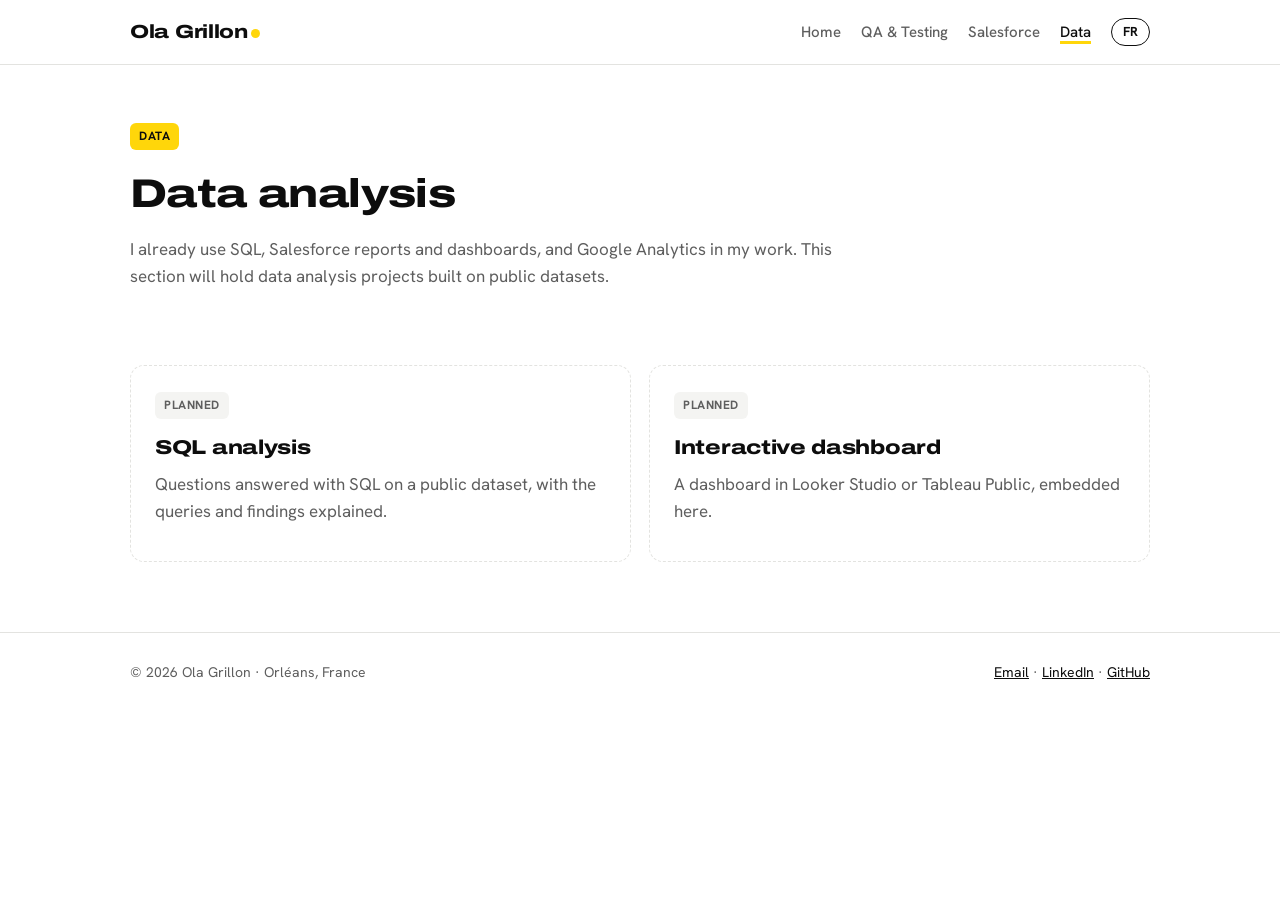
<file: portfolio 22.39.57/data.html>
<!doctype html>
<html lang="en">
<head>
<meta charset="utf-8">
<meta name="viewport" content="width=device-width, initial-scale=1">
<title>Data analysis – Ola Grillon</title>
<meta name="description" content="Portfolio of Ola Grillon: QA testing, test automation and Salesforce projects.">
<link rel="alternate" hreflang="en" href="https://ola-grillon.github.io/data.html"><link rel="alternate" hreflang="fr" href="https://ola-grillon.github.io/fr/data.html">
<link rel="preconnect" href="https://fonts.googleapis.com"><link rel="preconnect" href="https://fonts.gstatic.com" crossorigin><link href="https://fonts.googleapis.com/css2?family=Archivo:wdth,wght@125,600;125,700;125,800&family=Hanken+Grotesk:wght@400;500;700;800&display=swap" rel="stylesheet">
<link rel="stylesheet" href="assets/style.css">
</head>
<body>
<header class="nav"><div class="wrap"><a class="brand" href="index.html">Ola Grillon<i></i></a><nav><a href="index.html">Home</a><a href="qa.html">QA & Testing</a><a href="salesforce.html">Salesforce</a><a href="data.html" class="on">Data</a><a class="lang" href="fr/data.html" title="Version française">FR</a></nav></div></header>
<main class="wrap">
<div class="page-head"><span class="tag y">Data</span><h1>Data analysis</h1><p class="lede">I already use SQL, Salesforce reports and dashboards, and Google Analytics in my work. This section will hold data analysis projects built on public datasets.</p></div>
<section><div class="grid"><div class="card soon"><span class="tag">Planned</span><h3>SQL analysis</h3><p>Questions answered with SQL on a public dataset, with the queries and findings explained.</p></div><div class="card soon"><span class="tag">Planned</span><h3>Interactive dashboard</h3><p>A dashboard in Looker Studio or Tableau Public, embedded here.</p></div></div></section>
</main>
<footer><div class="wrap"><span>© 2026 Ola Grillon · Orléans, France</span><span><a href="mailto:olabisioyinloye1@gmail.com">Email</a> · <a href="https://www.linkedin.com/in/ola-grillon/">LinkedIn</a> · <a href="https://github.com/Ola-Grillon">GitHub</a></span></div></footer>
</body>
</html>
</file>
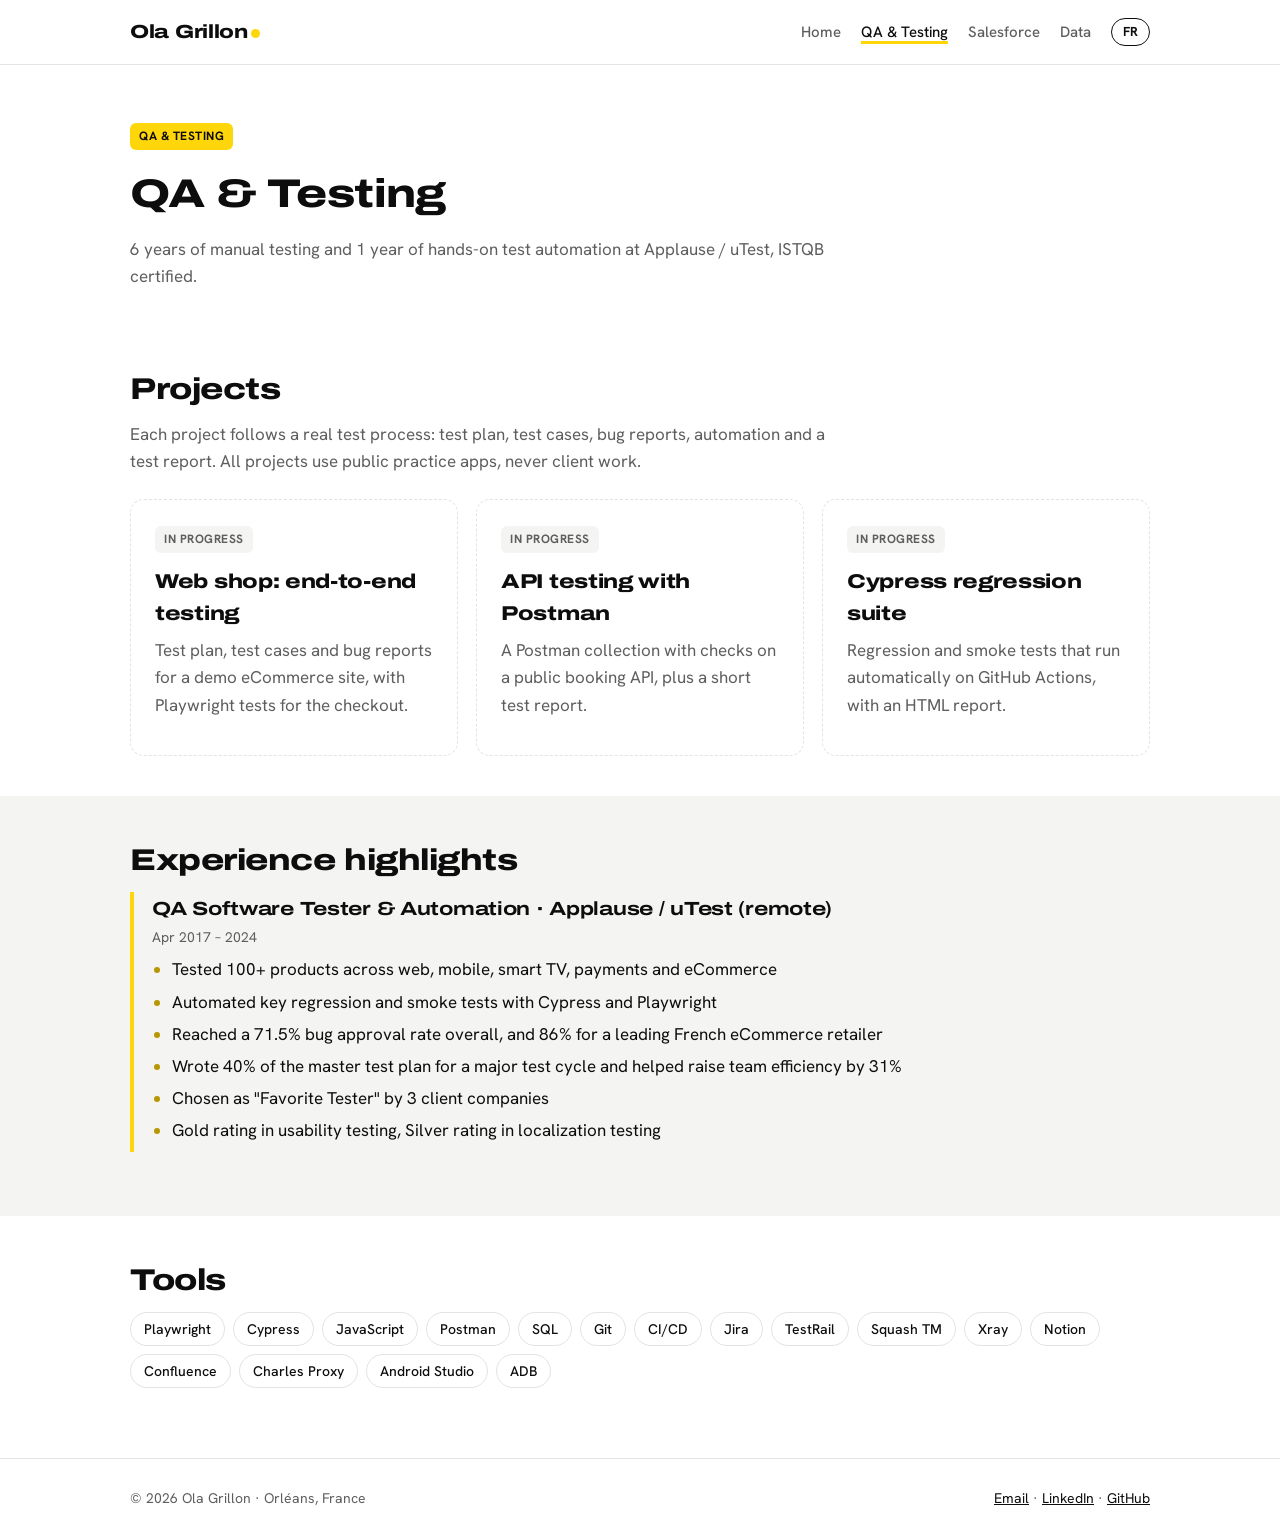
<file: portfolio 22.39.57/qa.html>
<!doctype html>
<html lang="en">
<head>
<meta charset="utf-8">
<meta name="viewport" content="width=device-width, initial-scale=1">
<title>QA &amp; Testing – Ola Grillon</title>
<meta name="description" content="Portfolio of Ola Grillon: QA testing, test automation and Salesforce projects.">
<link rel="alternate" hreflang="en" href="https://ola-grillon.github.io/qa.html"><link rel="alternate" hreflang="fr" href="https://ola-grillon.github.io/fr/qa.html">
<link rel="preconnect" href="https://fonts.googleapis.com"><link rel="preconnect" href="https://fonts.gstatic.com" crossorigin><link href="https://fonts.googleapis.com/css2?family=Archivo:wdth,wght@125,600;125,700;125,800&family=Hanken+Grotesk:wght@400;500;700;800&display=swap" rel="stylesheet">
<link rel="stylesheet" href="assets/style.css">
</head>
<body>
<header class="nav"><div class="wrap"><a class="brand" href="index.html">Ola Grillon<i></i></a><nav><a href="index.html">Home</a><a href="qa.html" class="on">QA & Testing</a><a href="salesforce.html">Salesforce</a><a href="data.html">Data</a><a class="lang" href="fr/qa.html" title="Version française">FR</a></nav></div></header>
<main class="wrap">
<div class="page-head"><span class="tag y">QA &amp; Testing</span><h1>QA &amp; Testing</h1><p class="lede">6 years of manual testing and 1 year of hands-on test automation at Applause / uTest, ISTQB certified.</p></div>
<section><h2>Projects</h2><p class="lede">Each project follows a real test process: test plan, test cases, bug reports, automation and a test report. All projects use public practice apps, never client work.</p><div class="grid"><div class="card soon"><span class="tag">In progress</span><h3>Web shop: end-to-end testing</h3><p>Test plan, test cases and bug reports for a demo eCommerce site, with Playwright tests for the checkout.</p></div><div class="card soon"><span class="tag">In progress</span><h3>API testing with Postman</h3><p>A Postman collection with checks on a public booking API, plus a short test report.</p></div><div class="card soon"><span class="tag">In progress</span><h3>Cypress regression suite</h3><p>Regression and smoke tests that run automatically on GitHub Actions, with an HTML report.</p></div></div></section>
<section class="band"><h2>Experience highlights</h2><div class="job"><h3>QA Software Tester &amp; Automation · Applause / uTest (remote)</h3><div class="when">Apr 2017 – 2024</div><ul class="clean"><li>Tested 100+ products across web, mobile, smart TV, payments and eCommerce</li><li>Automated key regression and smoke tests with Cypress and Playwright</li><li>Reached a 71.5% bug approval rate overall, and 86% for a leading French eCommerce retailer</li><li>Wrote 40% of the master test plan for a major test cycle and helped raise team efficiency by 31%</li><li>Chosen as "Favorite Tester" by 3 client companies</li><li>Gold rating in usability testing, Silver rating in localization testing</li></ul></div></section>
<section><h2>Tools</h2><div class="chips"><span class="chip">Playwright</span><span class="chip">Cypress</span><span class="chip">JavaScript</span><span class="chip">Postman</span><span class="chip">SQL</span><span class="chip">Git</span><span class="chip">CI/CD</span><span class="chip">Jira</span><span class="chip">TestRail</span><span class="chip">Squash TM</span><span class="chip">Xray</span><span class="chip">Notion</span><span class="chip">Confluence</span><span class="chip">Charles Proxy</span><span class="chip">Android Studio</span><span class="chip">ADB</span></div></section>
</main>
<footer><div class="wrap"><span>© 2026 Ola Grillon · Orléans, France</span><span><a href="mailto:olabisioyinloye1@gmail.com">Email</a> · <a href="https://www.linkedin.com/in/ola-grillon/">LinkedIn</a> · <a href="https://github.com/Ola-Grillon">GitHub</a></span></div></footer>
</body>
</html>
</file>
<file: assets/style.css>
/* Fonts: Archivo Expanded (headings) and HK Grotesk / Hanken Grotesk (text), both from Google Fonts */
:root{--bg:#ffffff;--alt:#f4f4f2;--ink:#0d0d0d;--muted:#5e5e5e;--line:#e3e3e0;--yellow:#ffd60a;--yellow-soft:#fff6c7;
--head:"Archivo","HK Grotesk","Hanken Grotesk",system-ui,sans-serif;--body:"HK Grotesk","Hanken Grotesk",system-ui,-apple-system,"Segoe UI",sans-serif}
*{box-sizing:border-box}
html{scroll-behavior:smooth}
body{margin:0;background:var(--bg);color:var(--ink);font:17px/1.6 var(--body)}
a{color:var(--ink)}
h1,h2,h3,.brand,.stat b{font-family:var(--head);font-stretch:125%;letter-spacing:-.015em}
.wrap{max-width:1060px;margin:0 auto;padding:0 20px}
header.nav{position:sticky;top:0;z-index:5;background:rgba(255,255,255,.94);backdrop-filter:blur(6px);border-bottom:1px solid var(--line)}
header.nav .wrap{display:flex;align-items:center;justify-content:space-between;height:64px;gap:14px}
.brand{font-weight:800;text-decoration:none;font-size:19px}
.brand i{display:inline-block;width:9px;height:9px;border-radius:50%;background:var(--yellow);margin-left:3px}
nav{display:flex;align-items:center;gap:20px}
nav a{color:var(--muted);text-decoration:none;font-size:15px;font-weight:500}
nav a:hover,nav a.on{color:var(--ink)}
nav a.on{box-shadow:inset 0 -3px 0 var(--yellow)}
.lang{border:1px solid var(--ink);border-radius:999px;padding:3px 11px;color:var(--ink)!important;font-weight:700;font-size:13px}
.lang:hover{background:var(--yellow);border-color:var(--yellow)}
.hero{padding:72px 0 48px;display:grid;grid-template-columns:auto 1fr;gap:40px;align-items:center}
.hero img{width:160px;height:160px;border-radius:50%;object-fit:cover;background:var(--alt);box-shadow:0 0 0 6px var(--yellow)}
.hero h1{font-size:48px;line-height:1.05;margin:0 0 12px;font-weight:800}
.hero .role{font-size:19px;color:var(--muted);margin:0 0 18px;font-weight:500}
.hl{background:linear-gradient(transparent 62%,var(--yellow) 62%);padding:0 2px}
.btns{display:flex;flex-wrap:wrap;gap:10px;margin-top:22px}
.btn{display:inline-block;padding:11px 18px;border-radius:8px;border:1.5px solid var(--ink);background:var(--bg);color:var(--ink);text-decoration:none;font-weight:700;font-size:15px}
.btn.primary{background:var(--ink);color:#fff}
.btn.primary:hover{background:#000;box-shadow:0 0 0 3px var(--yellow)}
.btn:not(.primary):hover{background:var(--yellow);border-color:var(--yellow)}
section{padding:40px 0}
section.band{background:var(--alt);margin:0 calc(50% - 50vw);padding-left:calc(50vw - 50%);padding-right:calc(50vw - 50%)}
h2{font-size:30px;margin:0 0 8px;font-weight:800}
.lede{color:var(--muted);margin:0 0 24px;max-width:720px}
.grid{display:grid;grid-template-columns:repeat(auto-fit,minmax(270px,1fr));gap:18px}
.card{background:var(--bg);border:1px solid var(--line);border-radius:14px;padding:24px;transition:border-color .15s}
.card:hover{border-color:var(--ink)}
.card h3{margin:0 0 8px;font-size:20px;font-weight:800}
.card p{margin:0 0 12px;color:var(--muted)}
.card a.more{font-weight:700;text-decoration:none;box-shadow:inset 0 -2px 0 var(--yellow)}
.tag{display:inline-block;font-size:12px;font-weight:700;letter-spacing:.5px;text-transform:uppercase;padding:4px 9px;border-radius:6px;margin-bottom:12px;background:var(--ink);color:#fff}
.tag.y{background:var(--yellow);color:var(--ink)}
.soon{border-style:dashed}
.soon .tag{background:var(--alt);color:var(--muted)}
.stats{display:grid;grid-template-columns:repeat(auto-fit,minmax(180px,1fr));gap:14px}
.stat{background:var(--bg);border:1px solid var(--line);border-radius:14px;padding:20px;border-top:4px solid var(--yellow)}
.stat b{display:block;font-family:var(--head);font-size:32px;line-height:1.1;font-weight:800}
.stat span{color:var(--muted);font-size:14px}
ul.clean{margin:0;padding-left:20px}ul.clean li{margin:5px 0}ul.clean li::marker{color:#b89600}
.chips{display:flex;flex-wrap:wrap;gap:8px}
.chip{background:var(--bg);border:1px solid var(--line);border-radius:999px;padding:5px 13px;font-size:14px;font-weight:500}
.page-head{padding:56px 0 10px}
.page-head h1{font-size:40px;margin:0 0 10px;font-weight:800}
.job{border-left:4px solid var(--yellow);padding:2px 0 2px 18px;margin:0 0 24px}
.job h3{margin:0;font-size:19px}.job .when{color:var(--muted);font-size:14px;margin:2px 0 8px}
footer{border-top:1px solid var(--line);margin-top:30px;padding:28px 0;color:var(--muted);font-size:14px}
footer .wrap{display:flex;flex-wrap:wrap;justify-content:space-between;gap:10px}
footer a{color:var(--ink)}
@media (max-width:680px){header.nav .wrap{flex-direction:column;align-items:flex-start;height:auto;padding-top:10px;padding-bottom:8px;gap:4px}nav{gap:16px;overflow-x:auto;white-space:nowrap;width:100%;padding-bottom:2px}nav a{font-size:14px}.hero{grid-template-columns:1fr;padding-top:34px;gap:22px}.hero img{width:112px;height:112px}.hero h1{font-size:36px}.page-head h1{font-size:32px}.stats{grid-template-columns:1fr 1fr}.stat b{font-size:26px}h2{font-size:25px}}
/* QA page: About text + verified track record panel */
.qa-intro{display:grid;grid-template-columns:minmax(0,3fr) minmax(0,2fr);gap:36px;align-items:start;margin-top:8px}
.qa-about .lede{max-width:none}
.track-record{background:var(--alt);border-radius:14px;padding:24px}
.track-record h3{margin:0 0 6px;font-size:20px;font-weight:800}
.track-sub{color:var(--muted);margin:0 0 16px;font-size:15px}
.track-shots{display:flex;flex-direction:column;gap:12px}
.track-shot{display:block;border:1px solid var(--line);border-radius:10px;overflow:hidden;background:var(--bg);transition:border-color .15s}
.track-shot:hover,.track-shot:focus-visible{border-color:var(--ink)}
.track-shot img{display:block;width:100%;height:auto}
.track-caption{color:var(--muted);font-size:13px;margin:12px 0 0}
@media (max-width:900px){.qa-intro{grid-template-columns:minmax(0,1fr);gap:28px}}
/* Menu on small phones: tighter spacing so all items fit; wrap to a second line rather than hide items */
@media (max-width:440px){nav{gap:11px}nav a{font-size:13px}.lang{padding:2px 9px;font-size:12px}}
@media (max-width:380px){nav{flex-wrap:wrap;row-gap:6px;overflow-x:visible}}
</file>
<file: assets/case-study.css>
/* Case study pages. Uses the tokens and fonts from style.css (black, white, yellow). */
.cs{--mono:ui-monospace,"SF Mono",Menlo,Consolas,monospace;--crit:#b42318;--crit-soft:#fbe7e5;--high:#9a5b00;--high-soft:#fdf0dc;--low:#2f4f7a;--low-soft:#e6edf6;--pass:#18794e;--pass-soft:#e3f4ea;--nr:#5e5e5e;--nr-soft:#efefed}
.cs-layout{display:grid;grid-template-columns:190px minmax(0,1fr);gap:44px;padding:40px 0 20px}
.cs-main{min-width:0}
.cs-toc{position:sticky;top:84px;align-self:start;font-size:14px}
.cs-toc ol{list-style:none;margin:0;padding:0;display:grid;gap:2px}
.cs-toc a{color:var(--muted);text-decoration:none;display:block;padding:4px 8px;border-radius:6px;font-weight:500}
.cs-toc a:hover,.cs-toc a:focus-visible{color:var(--ink);background:var(--yellow-soft);outline:none}
.cs-back{display:inline-block;margin:0 0 18px;font-weight:700;text-decoration:none;box-shadow:inset 0 -2px 0 var(--yellow);font-size:15px}
.cs-hero{border-bottom:1px solid var(--line);padding-bottom:28px}
.cs h1{font-size:40px;line-height:1.08;margin:6px 0 14px;font-weight:800}
.cs h2{font-size:28px}
.cs h3{font-size:19px;font-weight:800;margin:0}
.cs-lede{color:var(--muted);font-size:19px;max-width:720px;margin:0}
.cs .facts{display:grid;grid-template-columns:repeat(auto-fit,minmax(150px,1fr));gap:14px 22px;margin:24px 0 0;padding:0}
.cs .facts div{border-top:3px solid var(--yellow);padding-top:8px}
.cs .facts dt{font-size:12px;font-weight:700;letter-spacing:.5px;text-transform:uppercase;color:var(--muted)}
.cs .facts dd{margin:4px 0 0;font-weight:700}
.cs .note{margin-top:22px;padding:14px 16px;border:1px dashed var(--line);border-radius:10px;font-size:15px;color:var(--muted);max-width:760px}
.cs section{padding:44px 0 0;scroll-margin-top:80px}
.cs section > p,.cs section > ul{max-width:720px}
.cs .sub{color:var(--muted);margin:0 0 20px}
.cs .cols{display:grid;grid-template-columns:1fr 1fr;gap:18px}
.cs .cols > div{min-width:0}
.cs .box{background:var(--bg);border:1px solid var(--line);border-radius:14px;padding:20px 22px}
.cs .box h3{margin-bottom:8px}
.cs .box ul{margin:0;padding-left:20px}
.cs .box li::marker{color:#b89600}
.cs .tbl{overflow-x:auto;border:1px solid var(--line);border-radius:12px;background:var(--bg)}
.cs table{border-collapse:collapse;width:100%;font-size:15px}
.cs th,.cs td{text-align:left;vertical-align:top;padding:10px 12px;border-bottom:1px solid var(--line)}
.cs th{font-size:12px;font-weight:700;letter-spacing:.5px;text-transform:uppercase;color:var(--muted);background:var(--alt);white-space:nowrap}
.cs tr:last-child td{border-bottom:0}
.cs td.id{font:700 13px var(--mono);white-space:nowrap}
.cs .mono{font-family:var(--mono);font-size:13px}
.cs .pill{display:inline-block;font:700 11px/1 var(--mono);padding:5px 8px;border-radius:999px;white-space:nowrap}
.cs .pill.crit{color:var(--crit);background:var(--crit-soft)}.cs .pill.high,.cs .pill.med{color:var(--high);background:var(--high-soft)}
.cs .pill.low{color:var(--low);background:var(--low-soft)}.cs .pill.pass{color:var(--pass);background:var(--pass-soft)}
.cs .pill.fail{color:var(--crit);background:var(--crit-soft)}.cs .pill.nr{color:var(--nr);background:var(--nr-soft)}
.cs .runs{font:11px/1.3 var(--mono);color:var(--muted);margin-top:4px;white-space:nowrap}
.cs details.tc summary{cursor:pointer;font-weight:700;list-style:none}
.cs details.tc summary::-webkit-details-marker{display:none}
.cs details.tc summary::before{content:"+";display:inline-block;width:1.1em;font-family:var(--mono);color:#b89600}
.cs details.tc[open] summary::before{content:"\2212"}
.cs details.tc dl{display:grid;grid-template-columns:110px 1fr;gap:4px 12px;margin:10px 0 2px;font-size:14px}
.cs details.tc dt{color:var(--muted)}.cs details.tc dd{margin:0}
.cs-stats{display:grid;grid-template-columns:repeat(auto-fit,minmax(160px,1fr));gap:14px;margin-bottom:24px}
.cs-stat{background:var(--bg);border:1px solid var(--line);border-radius:14px;padding:18px;border-top:4px solid var(--yellow)}
.cs-stat b{display:block;font-family:var(--head);font-stretch:125%;font-size:30px;line-height:1.1;font-weight:800;font-variant-numeric:tabular-nums}
.cs-stat span{color:var(--muted);font-size:14px}
.cs .bar{display:flex;height:14px;border-radius:4px;overflow:hidden;gap:2px;margin:6px 0 8px}
.cs .seg{display:block;min-width:4px}
.cs .seg.crit,.cs .sw.crit,.cs .seg.fail,.cs .sw.fail{background:var(--crit)}.cs .seg.high,.cs .sw.high{background:var(--high)}
.cs .seg.low,.cs .sw.low{background:var(--low)}.cs .seg.pass,.cs .sw.pass{background:var(--pass)}.cs .seg.nr,.cs .sw.nr{background:#b5b5b0}
.cs .legend{list-style:none;display:flex;flex-wrap:wrap;gap:6px 18px;margin:0;padding:0;font-size:14px;color:var(--muted)}
.cs .legend b{color:var(--ink)}
.cs .sw{display:inline-block;width:10px;height:10px;border-radius:2px;margin-right:6px}
.cs .defects{display:grid;gap:26px}
.cs article.defect{border:1px solid var(--line);border-radius:14px;overflow:hidden;background:var(--bg)}
.cs .dhead{padding:18px 22px 14px;border-bottom:1px solid var(--line);display:grid;gap:10px;background:var(--alt)}
.cs .dhead .meta{display:flex;flex-wrap:wrap;gap:8px;align-items:center;font-size:14px;color:var(--muted)}
.cs .dhead .did{font:700 13px var(--mono);color:var(--ink);background:var(--yellow);padding:4px 8px;border-radius:6px}
.cs .dbody{padding:18px 22px;display:grid;grid-template-columns:minmax(0,1.4fr) minmax(0,1fr);gap:24px}
.cs .dbody > div{min-width:0}
.cs .field{margin-bottom:14px}
.cs .field h4{font-size:12px;font-weight:700;letter-spacing:.5px;text-transform:uppercase;color:var(--muted);margin:0 0 4px}
.cs .field p,.cs .field ol{margin:0}.cs .field ol{padding-left:20px}
.cs .readout{background:var(--ink);color:var(--yellow);font:700 13px/1.5 var(--mono);padding:10px 12px;border-radius:8px;overflow-wrap:anywhere}
.cs pre.log{background:var(--ink);color:#f2f2ee;font:12px/1.55 var(--mono);padding:12px;border-radius:8px;overflow-x:auto;margin:0;white-space:pre}
.cs .ra{display:grid;grid-template-columns:1fr 1fr;gap:12px}
.cs .ra > div{min-width:0}
.cs .ra .exp{border-left:3px solid var(--pass);padding-left:10px}.cs .ra .act{border-left:3px solid var(--crit);padding-left:10px}
.cs .impact{background:var(--yellow-soft);border-radius:10px;padding:12px 14px}
.cs figure{margin:0 0 14px}
.cs figure img{display:block;width:100%;max-width:100%;height:auto;border-radius:8px;border:1px solid var(--line);background:var(--alt)}
.cs figcaption{font-size:13px;color:var(--muted);margin-top:6px}
.cs .gallery{display:grid;grid-template-columns:repeat(auto-fit,minmax(120px,1fr));gap:10px}
.cs .noev{font-size:14px;color:var(--muted);border:1px dashed var(--line);border-radius:10px;padding:12px}
.cs .skills{display:grid;grid-template-columns:repeat(auto-fit,minmax(250px,1fr));gap:14px}
.cs .skills div{border:1px solid var(--line);border-radius:14px;padding:16px 18px;border-top:4px solid var(--yellow)}
.cs .skills b{display:block;margin-bottom:4px}
.cs .skills span{font-size:15px;color:var(--muted)}
.cs :focus-visible{outline:2px solid var(--ink);outline-offset:2px}
@media (max-width:900px){.cs-layout{grid-template-columns:minmax(0,1fr);gap:0;padding-top:24px}.cs-toc{display:none}.cs .dbody,.cs .cols{grid-template-columns:minmax(0,1fr)}}
@media (max-width:560px){.cs h1{font-size:30px}.cs .ra{grid-template-columns:minmax(0,1fr)}.cs details.tc dl{grid-template-columns:minmax(0,1fr)}.cs-stats{grid-template-columns:1fr 1fr}}
.cs .eyebrow{font-size:12px;font-weight:700;letter-spacing:.5px;text-transform:uppercase;color:var(--muted)}
</file>
<file: portfolio 22.39.57/assets/style.css>
/* Fonts: Archivo Expanded (headings) and HK Grotesk / Hanken Grotesk (text), both from Google Fonts */
:root{--bg:#ffffff;--alt:#f4f4f2;--ink:#0d0d0d;--muted:#5e5e5e;--line:#e3e3e0;--yellow:#ffd60a;--yellow-soft:#fff6c7;
--head:"Archivo","HK Grotesk","Hanken Grotesk",system-ui,sans-serif;--body:"HK Grotesk","Hanken Grotesk",system-ui,-apple-system,"Segoe UI",sans-serif}
*{box-sizing:border-box}
html{scroll-behavior:smooth}
body{margin:0;background:var(--bg);color:var(--ink);font:17px/1.6 var(--body)}
a{color:var(--ink)}
h1,h2,h3,.brand,.stat b{font-family:var(--head);font-stretch:125%;letter-spacing:-.015em}
.wrap{max-width:1060px;margin:0 auto;padding:0 20px}
header.nav{position:sticky;top:0;z-index:5;background:rgba(255,255,255,.94);backdrop-filter:blur(6px);border-bottom:1px solid var(--line)}
header.nav .wrap{display:flex;align-items:center;justify-content:space-between;height:64px;gap:14px}
.brand{font-weight:800;text-decoration:none;font-size:19px}
.brand i{display:inline-block;width:9px;height:9px;border-radius:50%;background:var(--yellow);margin-left:3px}
nav{display:flex;align-items:center;gap:20px}
nav a{color:var(--muted);text-decoration:none;font-size:15px;font-weight:500}
nav a:hover,nav a.on{color:var(--ink)}
nav a.on{box-shadow:inset 0 -3px 0 var(--yellow)}
.lang{border:1px solid var(--ink);border-radius:999px;padding:3px 11px;color:var(--ink)!important;font-weight:700;font-size:13px}
.lang:hover{background:var(--yellow);border-color:var(--yellow)}
.hero{padding:72px 0 48px;display:grid;grid-template-columns:auto 1fr;gap:40px;align-items:center}
.hero img{width:160px;height:160px;border-radius:50%;object-fit:cover;background:var(--alt);box-shadow:0 0 0 6px var(--yellow)}
.hero h1{font-size:48px;line-height:1.05;margin:0 0 12px;font-weight:800}
.hero .role{font-size:19px;color:var(--muted);margin:0 0 18px;font-weight:500}
.hl{background:linear-gradient(transparent 62%,var(--yellow) 62%);padding:0 2px}
.btns{display:flex;flex-wrap:wrap;gap:10px;margin-top:22px}
.btn{display:inline-block;padding:11px 18px;border-radius:8px;border:1.5px solid var(--ink);background:var(--bg);color:var(--ink);text-decoration:none;font-weight:700;font-size:15px}
.btn.primary{background:var(--ink);color:#fff}
.btn.primary:hover{background:#000;box-shadow:0 0 0 3px var(--yellow)}
.btn:not(.primary):hover{background:var(--yellow);border-color:var(--yellow)}
section{padding:40px 0}
section.band{background:var(--alt);margin:0 calc(50% - 50vw);padding-left:calc(50vw - 50%);padding-right:calc(50vw - 50%)}
h2{font-size:30px;margin:0 0 8px;font-weight:800}
.lede{color:var(--muted);margin:0 0 24px;max-width:720px}
.grid{display:grid;grid-template-columns:repeat(auto-fit,minmax(270px,1fr));gap:18px}
.card{background:var(--bg);border:1px solid var(--line);border-radius:14px;padding:24px;transition:border-color .15s}
.card:hover{border-color:var(--ink)}
.card h3{margin:0 0 8px;font-size:20px;font-weight:800}
.card p{margin:0 0 12px;color:var(--muted)}
.card a.more{font-weight:700;text-decoration:none;box-shadow:inset 0 -2px 0 var(--yellow)}
.tag{display:inline-block;font-size:12px;font-weight:700;letter-spacing:.5px;text-transform:uppercase;padding:4px 9px;border-radius:6px;margin-bottom:12px;background:var(--ink);color:#fff}
.tag.y{background:var(--yellow);color:var(--ink)}
.soon{border-style:dashed}
.soon .tag{background:var(--alt);color:var(--muted)}
.stats{display:grid;grid-template-columns:repeat(auto-fit,minmax(180px,1fr));gap:14px}
.stat{background:var(--bg);border:1px solid var(--line);border-radius:14px;padding:20px;border-top:4px solid var(--yellow)}
.stat b{display:block;font-family:var(--head);font-size:32px;line-height:1.1;font-weight:800}
.stat span{color:var(--muted);font-size:14px}
ul.clean{margin:0;padding-left:20px}ul.clean li{margin:5px 0}ul.clean li::marker{color:#b89600}
.chips{display:flex;flex-wrap:wrap;gap:8px}
.chip{background:var(--bg);border:1px solid var(--line);border-radius:999px;padding:5px 13px;font-size:14px;font-weight:500}
.page-head{padding:56px 0 10px}
.page-head h1{font-size:40px;margin:0 0 10px;font-weight:800}
.job{border-left:4px solid var(--yellow);padding:2px 0 2px 18px;margin:0 0 24px}
.job h3{margin:0;font-size:19px}.job .when{color:var(--muted);font-size:14px;margin:2px 0 8px}
footer{border-top:1px solid var(--line);margin-top:30px;padding:28px 0;color:var(--muted);font-size:14px}
footer .wrap{display:flex;flex-wrap:wrap;justify-content:space-between;gap:10px}
footer a{color:var(--ink)}
@media (max-width:680px){header.nav .wrap{flex-direction:column;align-items:flex-start;height:auto;padding-top:10px;padding-bottom:8px;gap:4px}nav{gap:16px;overflow-x:auto;white-space:nowrap;width:100%;padding-bottom:2px}nav a{font-size:14px}.hero{grid-template-columns:1fr;padding-top:34px;gap:22px}.hero img{width:112px;height:112px}.hero h1{font-size:36px}.page-head h1{font-size:32px}.stats{grid-template-columns:1fr 1fr}.stat b{font-size:26px}h2{font-size:25px}}
</file>
